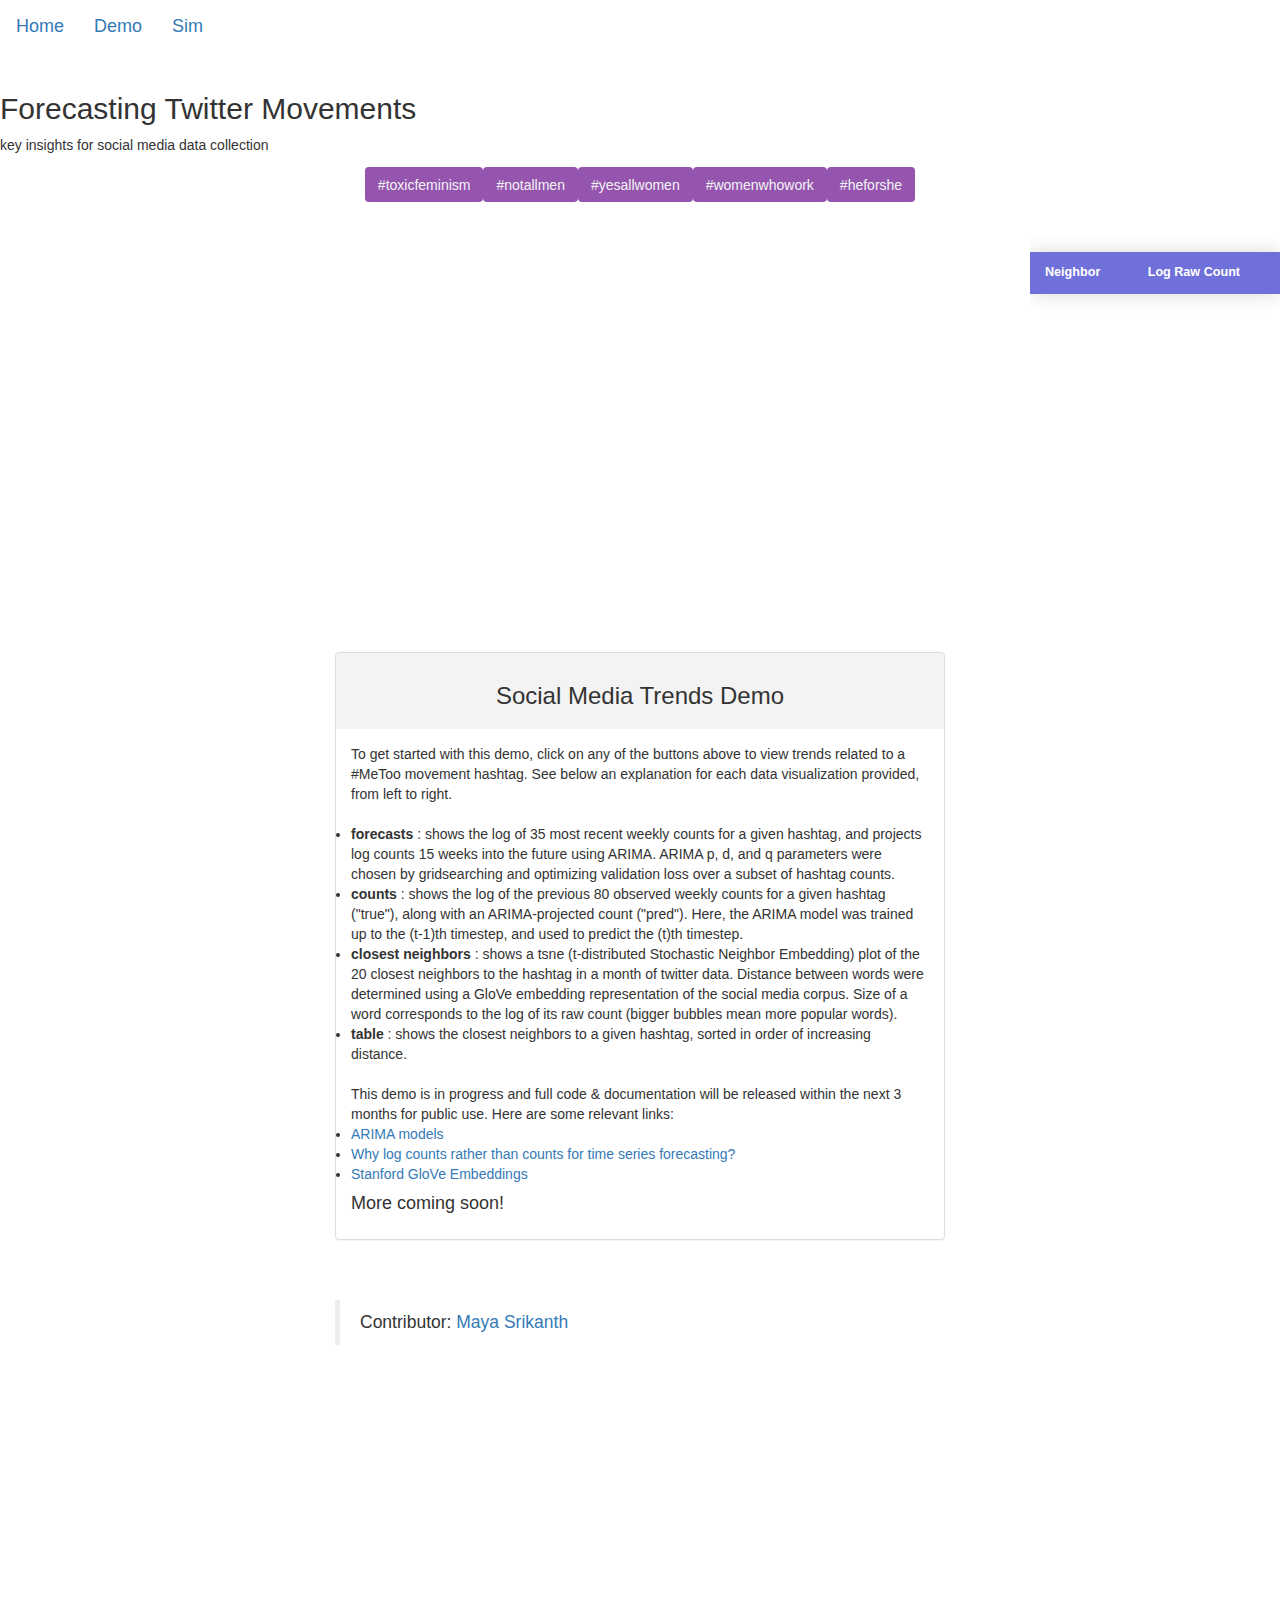
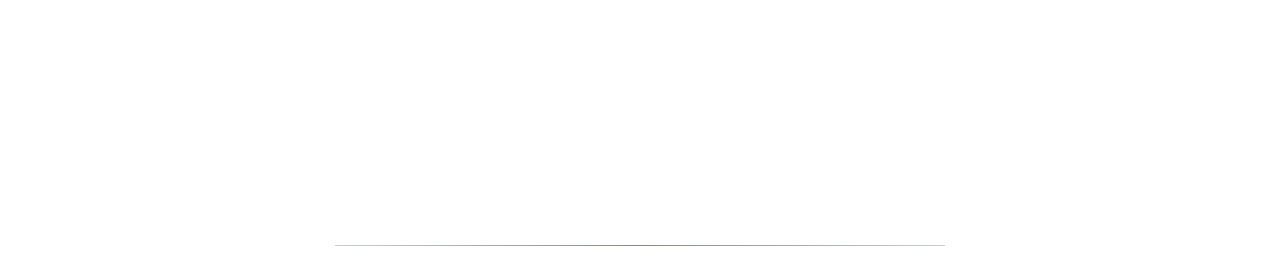
<file: index.html>
<!DOCTYPE html>
<html>
<head>
    <meta charset="utf-8">
    <title>Dynamic Keyword Monitor</title>
    <!-- including ECharts file -->
    <script src="incubator-echarts-5.0.0-rc.3/dist/echarts.js"></script>
    <script src="papaparse.min.js"></script>
    <script src="require.js"></script>
    <link rel="stylesheet" href="style.css">

    <!-- INCLUDING BOOSTRAP. Latest compiled and minified CSS -->
    
<link rel="stylesheet" href="https://maxcdn.bootstrapcdn.com/bootstrap/3.4.1/css/bootstrap.min.css">
<!-- jQuery library -->
<script src="https://ajax.googleapis.com/ajax/libs/jquery/3.5.1/jquery.min.js"></script>
<!-- Latest compiled JavaScript -->
<script src="https://maxcdn.bootstrapcdn.com/bootstrap/3.4.1/js/bootstrap.min.js"></script>



    <!-- Including JQuery and plotting.js right below closing of body.. -->
    <!-- <script src="plotting.js"> </script> --> 

</head>


<!--  https://www.papaparse.com/#remote-files --> 
<body>
    <!-- Navigation bar for various experiments. -->
    <ul class="nav justify-content-center">
  <nav class="navbar navbar-light bg-light ">
  <a class="navbar-brand" href="home.html">Home</a>
  <a class="navbar-brand" href="#">Demo</a>
  <a class="navbar-brand" href="experiment.html">Sim</a>
    </nav>
   </ul>




    <div class='header; display-1;'> 
      <h2>Forecasting Twitter Movements</h2>
      <p>key insights for social media data collection</p>
    </div>
     <p align='center'>
      <!-- Adding Table -->
        <table align="center" id="foo">
        <tbody>
        <tr>
            <!-- Use these to toggle between graphs. -->
              <!-- OLD VERSION: <th> <button onclick="cosineDistanceTable(); loaddata2(); " class="my-custom-button btn"> #toxicfeminism </button> </th> -->

              <th> <button onclick="selectKeyword('toxicfeminism'); " class="my-custom-button btn"> #toxicfeminism </button> </th>
              <th> <button onclick="test(); selectKeyword('notallmen');" class="my-custom-button btn"> #notallmen </button> </th>
              <th> <button onclick="selectKeyword('yesallwomen')" class="my-custom-button btn"> #yesallwomen </button> </th>
              <th> <button onclick="selectKeyword('womenwhowork')" class="my-custom-button btn"> #womenwhowork </button> </th>
              <th> <button onclick="selectKeyword('heforshe')" class="my-custom-button btn"> #heforshe </button> </th>
              <!--<th> <button onclick="cosineDistanceTable()" class="my-custom-button btn"> Load Table </button> </th>-->
        </tr>
        </tbody>
 </table>

    <div class="flex-container" style="padding-top: 25px;">
    <!--<div id="pred1" class="flex-child" style="width: 600px;height:400px;"></div>-->
    <!-- width: 500px;height:400px; --> 
    <div id="all1" class="flex-child" style="padding-left:20px; min-width:25%;"> </div>
    <div id="pred1" class="flex-child" style="padding-left:10px; min-width: 28%;"> </div>

    <div id="tsne" class="flex-child" style="padding-left:20px; min-width: 25%;"> </div>

      <div  style="width:250px; height:400px; padding-right:20px; flex; overflow-y: scroll;">
        

        <table class="styled-table" id="cosine-table">
        <thead>
               <tr>
                    <th>Neighbor</th>
                    <th>Log Raw Count</th>
                   <!-- <th> Corpus Frequency </th> -->
                </tr>
        </thead>
        <tbody id="cosine-table-body"> <!-- Dynamic table. -->
           <!--<tr>
                    <td>#feminismismanhating</td>
                    <td>0.2984</td>
            </tr>
            <tr class="active-row">
                    <td>#feminismisawful</td>
                    <td>0.355857</td>
            </tr>
            <tr>
                    <td>#sjwlogic</td>
                    <td>0.508122</td>
            </tr>
            <tr>
                    <td>whiners</td>
                    <td>0.4963</td>
            </tr>
            <tr>
                <td>#idosabotage</td>
                <td>0.4972</td>

            </tr>
            <tr>
                    <td>erotica</td>
                    <td>0.4987</td>
            </tr> -->
                <!-- and so on... -->
             </tbody> 
        </table>
      </div> 
    </div>


<div class="flex-container" style="padding-top: 25px;">
    <!-- Add styled description pane. -->
</div>

<style>
.panel-default>.panel-heading-custom {
    color: #333;
    background: #f3f3f3;
    opacity: 1;
    border-color: #ddd;
    text-align: center;
 }
</style>

<div class="container col-md-6 col-md-offset-3">
<div class="panel-group">
     <div class="panel panel-default">

        <div class="panel-heading-custom panel-heading heading "> <h3> Social Media Trends Demo</h3> </div>
        <div class="panel-body panel-info">
             To get started with this demo, click on any of the buttons above to view trends related to a #MeToo movement hashtag. See below an explanation for each data visualization provided, from left to right. 
            <div>
                <br>
            </div>

            <li> <strong> forecasts </strong>: shows the log of 35 most recent weekly counts for a given hashtag, and projects log counts 15 weeks into the future using ARIMA. ARIMA p, d, and q parameters were chosen by gridsearching and optimizing validation loss over a subset of hashtag counts. </li>
            <li> <strong> counts </strong>: shows the log of the previous 80 observed weekly counts for a given hashtag ("true"), along with an ARIMA-projected count ("pred"). Here, the ARIMA model was trained up to the (t-1)th timestep, and used to predict the (t)th timestep. </li>
            <li> <strong> closest neighbors </strong>: shows a tsne (t-distributed Stochastic Neighbor Embedding) plot of the 20 closest neighbors to the hashtag in a month of twitter data. Distance between words were determined using a GloVe embedding representation of the social media corpus. Size of a word corresponds to the log of its raw count (bigger bubbles mean more popular words). </li>
            <li> <strong> table </strong>: shows the closest neighbors to a given hashtag, sorted in order of increasing distance.</li>

              <div>
                <br>
            </div>

           This demo is in progress and full code & documentation will be released within the next 3 months for public use. Here are some relevant links: 
                <li > <a href="https://otexts.com/fpp2/arima.html"> ARIMA models </a> </li>
                <li> <a href="https://link.springer.com/article/10.1007/s00181-010-0440-1"> Why log counts rather than counts for time series forecasting?  </a></li>
                <li> <a href="https://nlp.stanford.edu/projects/glove/"> Stanford GloVe Embeddings </a></li>
            </li>

            <h4> More coming soon! </h2>

        </div>

     </div>
</div>
    

<div>
    <br>
    <br>
</div>


    <figure>
  <blockquote cite="https://developer.mozilla.org/samples/html/figure.html">
   Contributor: <a href="https://mayasrikanth.github.io"> Maya Srikanth </a>
    
  </blockquote>
  
</figure>


        <!-- Adding extra space at end of webpage. -->
    <div>
        <br>
        <br>
        <br>
    </div>
 
  
    <div id="tsneplot" style="width: 600px;height:400px; padding-left:20px;"></div>

    <hr class='hr-style-one'>



    <figure>
  

    <script src="https://ajax.googleapis.com/ajax/libs/jquery/3.1.0/jquery.min.js"></script>
    <script src="plotting.js"></script>
    <script type="text/javascript">
        
        /* Each keyword has an associated button. Each button has an associated boolean flag. If the boolean flag is false, we know the button has not been pressed, which implies that data has not been loaded. Accordingly, we use papaparse in appropriate button function to set data variables in plotting.js, before calling the function to load charts. 

        If the boolean flag is true, we know we have already loaded data. So, we simply assign the correct array and call the chart loading function in plotting.js. 
        */

        //Hardcoding button press bools
        var yesallwomen = false; 
        var womenwhowork = false;
        var toxicfeminism = false; 
        var notallmen = false;
        var heforshe = false; 

        var homepath = "https://raw.githubusercontent.com/mayasrikanth/mayasrikanth.github.io/master/data/";;
        var currkeyword = 'toxicfeminism';

        var suff1 = '_forecast.csv';
        var suff2 = '_observations.csv';
        var suff3 = '_tsne.csv';

        function test(){
            console.log('hi');
        }

        // IF a button was pressed
        function selectKeyword(keyword){
            loaddata2(); // initialize charts if they aren't there. 

            if (keyword === 'yesallwomen'){
                currkeyword = 'yesallwomen';
                var fname1 = currkeyword.concat(suff1);
                var fname2 = currkeyword.concat(suff2);
                var fname3 = currkeyword.concat(suff3);


                // loading all data and populating charts. 
                parseCSVGraph1(homepath.concat(fname1), currkeyword); 
                parseCSVGraph2(homepath.concat(fname2), currkeyword); 
                parseCSVGraph3(homepath.concat(fname3), currkeyword); 
            }
            else if (keyword === 'womenwhowork' ) {
                currkeyword = 'womenwhowork';
                var fname1 = currkeyword.concat(suff1);
                var fname2 = currkeyword.concat(suff2);
                var fname3 = currkeyword.concat(suff3);

                // loading all data and populating charts. 
                parseCSVGraph1(homepath.concat(fname1), currkeyword); 
                parseCSVGraph2(homepath.concat(fname2), currkeyword); 
                parseCSVGraph3(homepath.concat(fname3), currkeyword); 
            }
            else if (keyword === 'toxicfeminism') {
                // let's just load regardless to begin with. 
                currkeyword = 'toxicfeminism';
                 var fname1 = currkeyword.concat(suff1);
                var fname2 = currkeyword.concat(suff2);
                var fname3 = currkeyword.concat(suff3);


                // loading all data and populating charts. 
                parseCSVGraph1(homepath.concat(fname1), currkeyword); 
                parseCSVGraph2(homepath.concat(fname2), currkeyword); 
                parseCSVGraph3(homepath.concat(fname3), currkeyword); 

            }
            else if (keyword === 'notallmen') {
                console.log("made it into if statement.");
                currkeyword = 'notallmen';
        
                var fname1 = currkeyword.concat(suff1);
                var fname2 = currkeyword.concat(suff2);
                var fname3 = currkeyword.concat(suff3);

                // loading all data and populating charts. 
                parseCSVGraph1(homepath.concat(fname1), currkeyword); 
                parseCSVGraph2(homepath.concat(fname2), currkeyword); 
                parseCSVGraph3(homepath.concat(fname3), currkeyword); 

            }
            else if (keyword === 'heforshe') {
                currkeyword = 'heforshe';
                var fname1 = currkeyword.concat(suff1);
                var fname2 = currkeyword.concat(suff2);
                var fname3 = currkeyword.concat(suff3);


                // loading all data and populating charts. 
                parseCSVGraph1(homepath.concat(fname1), currkeyword); 
                parseCSVGraph2(homepath.concat(fname2), currkeyword); 
                parseCSVGraph3(homepath.concat(fname3), currkeyword); 

            }
        }


    // Function to load data on demand from .csv file and populate graph 1. 
    function parseCSVGraph1(path, hash_name) {
        Papa.parse(path, {
              download: true,
              header: true,
              dynamicTyping: true, 
              complete: function(results) {
                var res = results.data; 
                console.log("Graph1 data preview: ");
                console.log(res[0]);

                var freq = [];
                var conf_low = [];
                var conf_area = [];

                for (var i = 0; i < res.length; i++) {
                    freq.push(res[i].freq);
                    conf_low.push(res[i].conf_low);
                    conf_area.push(res[i].conf_area);
                }
                // fn. signature: function loadGraph1(forecasts, conf_low, conf_area, hash_name)
                loadGraph1(freq, conf_low, conf_area, hash_name);

              }
        });
    }
        
    function parseCSVGraph2(path, hash_name) {
        Papa.parse(path, {
              download: true,
              header: true,
              dynamicTyping: true, 
              complete: function(results) {
                var res = results.data; 

                console.log("Graph2 data preview: ");
                console.log(res[0]);

                var data_true = [];
                var data_pred = [];

                for (var i = 0; i < res.length; i++) {
                    
                    data_true.push(res[i].True);
                    data_pred.push(res[i].Pred);
                }

                // fn. signature: loadGraph2(data_true, data_pred, hash_name)
                loadGraph2(data_true, data_pred, hash_name);
              }
        });
    }

    function parseCSVGraph3(path, hash_name) {
        Papa.parse(path, {
              download: true,
              header: true,
              dynamicTyping: true, 
              complete: function(results) {
                var res = results.data; 

                // LOAD CLOSEST NEIGHBORS TABLE. 
                var words_arr = [];
                var freq_arr = [];

                
                for (var i=1; i < res.length; i++) {
                    words_arr.push(res[i].Labels);
                    freq_arr.push(res[i].Sizes);

                }
                // fn. signature: loadTableDynamic(word_arr, freq_arr)
                loadTableDynamic(words_arr, freq_arr);

                // LOAD TSNE PLOT. 
                var target_data = [];
                var neighbors_data = [];

                // loading target data. 
                var arr = [];
                arr.push(res[0].Xcoords);
                arr.push(res[0].Ycoords);
                arr.push(res[0].Labels);
                arr.push(res[0].Sizes);
                target_data.push(arr); 


                // loading neighbor data. 
                for(var i=1; i < res.length-1; i ++) {
                    var arr = [];
                    arr.push(res[i].Xcoords);
                    arr.push(res[i].Ycoords);
                    arr.push(res[i].Labels);
                    arr.push(res[i].Sizes);
                    neighbors_data.push(arr);
                    console.log(res[i].Labels);
                }
                console.log("printing neighbors_data");
                console.log(neighbors_data);
                // fn. signature: loadGraph3(target_data, neighbors_data)
                loadGraph3(target_data, neighbors_data, hash_name);
         }     
        });
    
    }


        // Next step: write a backend script that (1) updates data .csv for frequency forecast. 
        // (2) updates cosine information. Try updating data file via that script. 

        // Add description pane to website and load onto github. 



    /*var dataURL = "https://raw.githubusercontent.com/mayasrikanth/mayasrikanth.github.io/main/data/website-data.csv";

    let res; 

        var myRows = [];
        const csvData = Papa.parse(dataURL, {
              download: true,
              header: true,
              dynamicTyping: true, 


             // step: function(row) {
                //console.log("Row:", row.data);
               // myRows.push(row.data);

             //}, //for some reason, github does not allow stepping thru data. 
              complete: function(results) {
                res = results.data;
                practice = results.data; // 'practice' is a var declared in plotting.js. 
                console.log("ATTEMPT 1");
                console.log(practice);
                return res;
              }
            });


        // data loads asynchronously. we will load data and set variables in the complete 
        // function above. 
        setTimeout(()=> {
          console.log(res[0]);
          console.log(res[0].True);
        }, 5000);


    // let's try loading data again. 
     const csvData1 = Papa.parse(dataURL, {
              download: true,
              header: true,
              dynamicTyping: true, 
              complete: function(results) {
                practice1 = results.data; // 'practice' is a var declared in plotting.js. 
                console.log("ATTEMPT 2");
                console.log(practice1);

              }
     }); */

</script> 


</body>
</html>
</file>
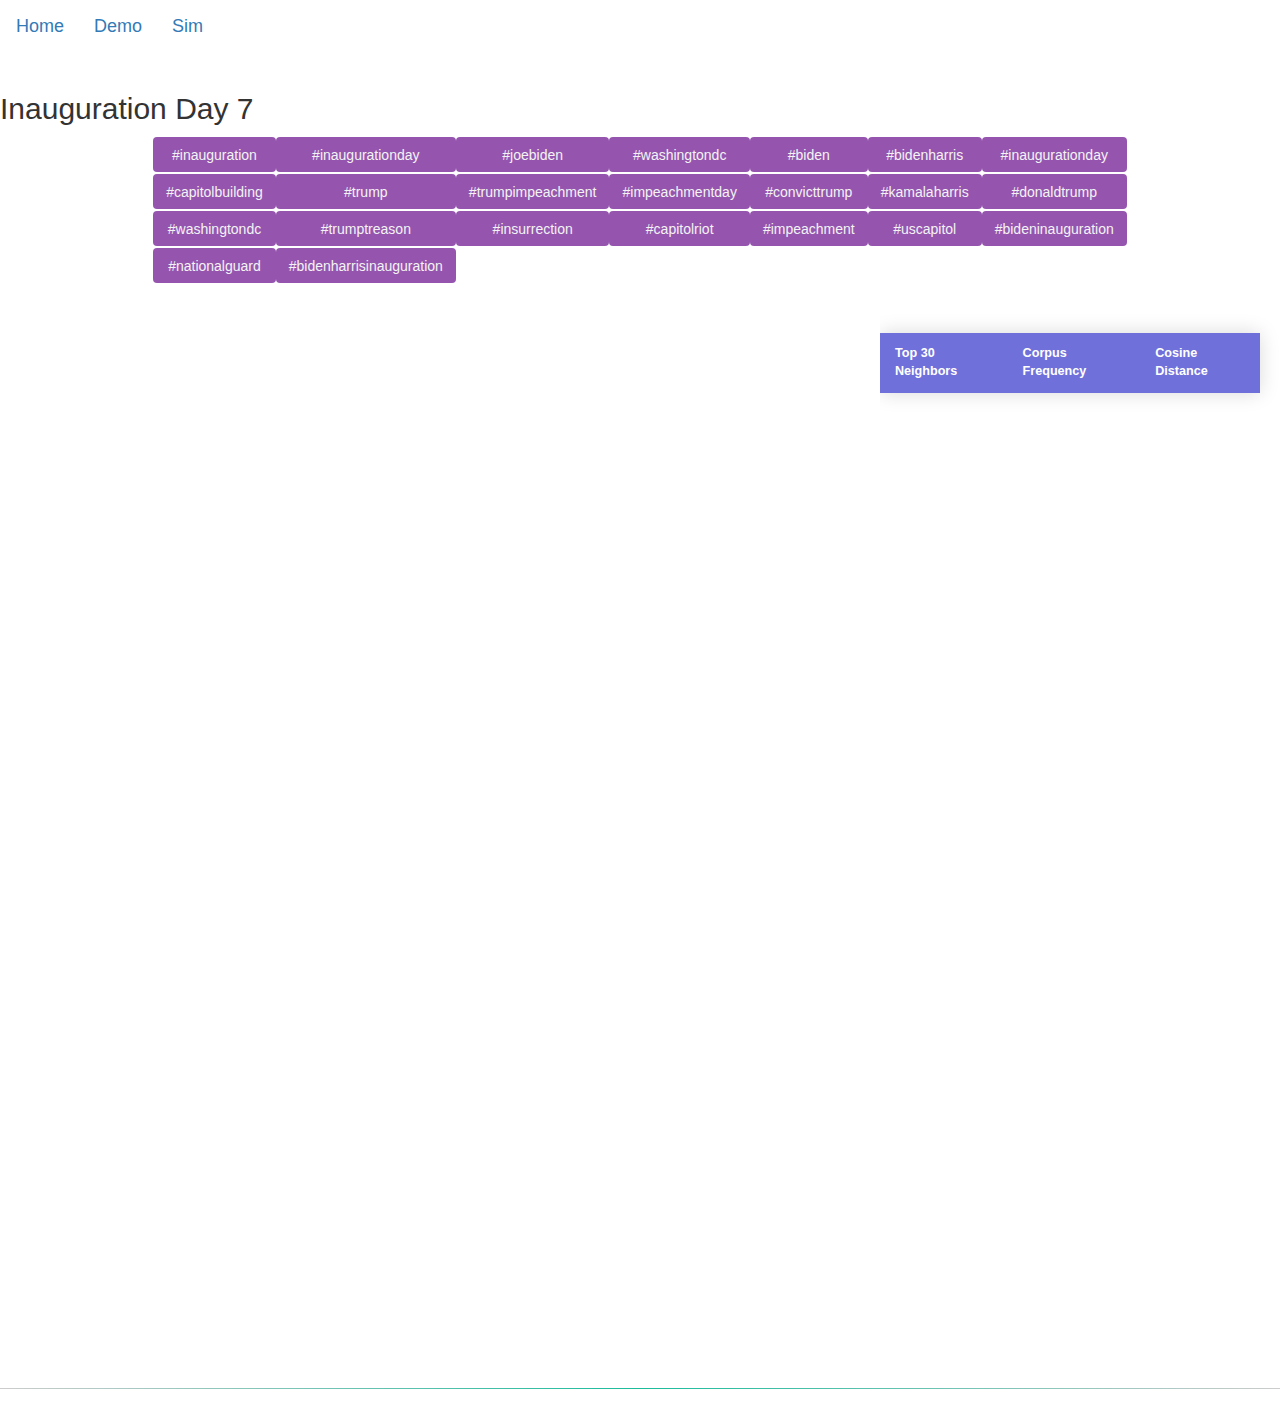
<file: experiment.html>
<!DOCTYPE html>
<html>
<head>
    <meta charset="utf-8">
    <title>Experiments</title>
    <!-- including ECharts file -->
    <script src="incubator-echarts-5.0.0-rc.3/dist/echarts.js"></script>
    <script src="papaparse.min.js"></script>
    <script src="require.js"></script>
    <link rel="stylesheet" href="style.css">

    <!-- INCLUDING BOOSTRAP. Latest compiled and minified CSS -->
    
<link rel="stylesheet" href="https://maxcdn.bootstrapcdn.com/bootstrap/3.4.1/css/bootstrap.min.css">
<!-- jQuery library -->
<script src="https://ajax.googleapis.com/ajax/libs/jquery/3.5.1/jquery.min.js"></script>
<!-- Latest compiled JavaScript -->
<script src="https://maxcdn.bootstrapcdn.com/bootstrap/3.4.1/js/bootstrap.min.js"></script>
    <!-- Including JQuery and plotting.js right below closing of body.. -->
    <!-- <script src="plotting.js"> </script> --> 

</head>


<!--  https://www.papaparse.com/#remote-files --> 
<body>
       <!-- Navigation bar for various experiments. -->
    <ul class="nav justify-content-center">
  <nav class="navbar navbar-light bg-light ">
  <a class="navbar-brand" href="home.html">Home</a>
  <a class="navbar-brand" href="index.html">Demo</a>
  <a class="navbar-brand" href="#">Sim</a>
  
    </nav>
   </ul>

    <div class='header; display-1'> 
      <h2>Inauguration Day 7</h2>
      
    </div>
     <p align='center'>
      <!-- Adding Table -->
        <table align="center" id="foo">
        <tbody>
        <tr>
            <!-- Use these to toggle between graphs. -->
              <!-- OLD VERSION: <th> <button onclick="cosineDistanceTable(); loaddata2(); " class="my-custom-button btn"> #toxicfeminism </button> </th> -->

              <th> <button onclick="selectKeyword('#inauguration'); " class="my-custom-button btn"> #inauguration </button> </th>
              <th> <button onclick="selectKeyword('#inaugurationday'); " class="my-custom-button btn"> #inaugurationday </button> </th>
              <!--<th> <button onclick="selectKeyword('safe'); " class="my-custom-button btn"> safe </button> </th>-->
             <th> <button onclick="test(); selectKeyword('#joebiden');" class="my-custom-button btn"> #joebiden </button> </th>
             <th> <button onclick="test(); selectKeyword('#washingtondc');" class="my-custom-button btn"> #washingtondc </button> </th>
              <th> <button onclick="test(); selectKeyword('#biden');" class="my-custom-button btn"> #biden </button> </th>
              <th> <button onclick="test(); selectKeyword('#bidenharris');" class="my-custom-button btn"> #bidenharris </button> </th>
              <th> <button onclick="test(); selectKeyword('#inaugurationday');" class="my-custom-button btn"> #inaugurationday </button> </th>
              
            
              
              <!--<th> <button onclick="test(); selectKeyword('biden');" class="my-custom-button btn"> biden </button> </th>-->
              
              <!--<th> <button onclick="cosineDistanceTable()" class="my-custom-button btn"> Load Table </button> </th>-->
        </tr>

        <tr>
             <!--<th> <button onclick="test(); selectKeyword('#washington');" class="my-custom-button btn"> #washington </button> </th>-->
            
             <th> <button onclick="test(); selectKeyword('#capitolbuilding');" class="my-custom-button btn"> #capitolbuilding </button> </th>
             <th> <button onclick="test(); selectKeyword('#trump');" class="my-custom-button btn"> #trump </button> </th>

           <th> <button onclick="test(); selectKeyword('#trumpimpeachment');" class="my-custom-button btn"> #trumpimpeachment</button> </th>
           <th> <button onclick="test(); selectKeyword('#impeachmentday');" class="my-custom-button btn"> #impeachmentday</button> </th>
            <th> <button onclick="test(); selectKeyword('#convicttrump');" class="my-custom-button btn"> #convicttrump </button> </th>
            <th> <button onclick="test(); selectKeyword('#kamalaharris');" class="my-custom-button btn"> #kamalaharris </button> </th>
          <th> <button onclick="test(); selectKeyword('#donaldtrump');" class="my-custom-button btn"> #donaldtrump </button> </th>
       
            <!-- <th> <button onclick="test(); selectKeyword('#datasecurity');" class="my-custom-button btn"> #datasecurity</button> </th>-->
            <!--   <th> <button onclick="test(); selectKeyword('#databreach');" class="my-custom-button btn"> #databreach</button> </th>
              <th> <button onclick="test(); selectKeyword('#privacy');" class="my-custom-button btn"> #privacy</button> </th>-->
        </tr>
        <tr>
              <th> <button onclick="test(); selectKeyword('#washingtondc');" class="my-custom-button btn"> #washingtondc </button> </th>

              <th> <button onclick="test(); selectKeyword('#trumptreason');" class="my-custom-button btn"> #trumptreason </button> </th>
              <th> <button onclick="test(); selectKeyword('#insurrection');" class="my-custom-button btn"> #insurrection </button> </th>
              <th> <button onclick="test(); selectKeyword('#capitolriot');" class="my-custom-button btn"> #capitolriot </button> </th>
               <th> <button onclick="test(); selectKeyword('#impeachment');" class="my-custom-button btn"> #impeachment </button> </th>
             <th> <button onclick="test(); selectKeyword('#uscapitol');" class="my-custom-button btn"> #uscapitol </button> </th>
              <th> <button onclick="test(); selectKeyword('#bideninauguration');" class="my-custom-button btn"> #bideninauguration </button> </th>  
        </tr>
        <tr>
             <th> <button onclick="test(); selectKeyword('#nationalguard');" class="my-custom-button btn"> #nationalguard </button> </th>
             <th> <button onclick="test(); selectKeyword('#bidenharrisinauguration');" class="my-custom-button btn"> #bidenharrisinauguration </button> </th>
        </tr>
        </tbody>
 </table>

<div class="flex-container" style="padding-top: 25px;">

    <div id="tsne" class="flex-child" style="padding-left:20px; min-width: 50%;"> </div>

<!--<div class="flex-container" style="padding-top: 25px;">-->
    <!-- Adding table. -->

      <div  style="width:400px; height:500px; padding-right:20px; flex; overflow-y: scroll;">
        <table class="styled-table" id="cosine-table" style='padding-right:100px'>
        <thead>
               <tr>
                    <th>Top 30 Neighbors</th>
                    <th>Corpus Frequency</th>
                    <th>Cosine Distance</th>
                   <!-- <th> Corpus Frequency </th> -->
                </tr>
        </thead>
        <tbody id="cosine-table-body"> <!-- Dynamic table. -->

             </tbody> 
        </table>
      </div> 
</div>
       <!-- Adding extra space at end of webpage. -->

    <div id="pred1" class="flex-child" style="padding-left:10px; min-width: 0%;"> </div>

    <div id="all1" class="flex-child" style="padding-left:20px; min-width:20%;"> </div>

    <div>
        <br>
        <br>
        <br>
    </div>


<style>
.panel-default>.panel-heading-custom {
    color: #333;
    background: #f3f3f3;
    opacity: 1;
    border-color: #ddd;
    text-align: center;
 }
</style>

<div class="container col-md-6 col-md-offset-3">
</div>
    

<div>
    <br>
    <br>
</div>

   <!-- <figure>
  <blockquote cite="https://developer.mozilla.org/samples/html/figure.html">
   Contributor: <a href="https://mayasrikanth.github.io"> Maya Srikanth </a>
  </blockquote>-->
  
</figure>

    <div>
        <br>
        <br>
        <br>
    </div>
 
  
    <div id="tsneplot" style="width: 600px;height:400px; padding-left:20px;"></div>

    <hr class='hr-style-one'>

    <figure>
  

    <script src="https://ajax.googleapis.com/ajax/libs/jquery/3.1.0/jquery.min.js"></script>
    <script src="customdata.js"></script>
    <script type="text/javascript">

        var homepath = "https://raw.githubusercontent.com/mayasrikanth/mayasrikanth.github.io/master/data/";

        //"https://raw.githubusercontent.com/mayasrikanth/mayasrikanth.github.io/main/data/";
        var currkeyword = 'toxicfeminism';

        var day = '7'; // change depending on simulation date!

        var suff1 = '_forecast';
        var suff2 = '_observations';
        var suff3 = '_tsne';

        suff1 = suff1.concat(day);
        suff2 = suff2.concat(day);
        suff3 = suff3.concat(day);

        var csv_suff = '.csv';

        suff1 = suff1.concat(csv_suff);
        suff2 = suff2.concat(csv_suff);
        suff3 = suff3.concat(csv_suff);

        function test(){
            console.log('hi');
        }

        // IF a button was pressed
        function selectKeyword(keyword){
            loaddata2(); // initialize charts if they aren't there. 

            if (keyword.indexOf('#') > -1) // remove hash symbol to enable data pulling
            {
              keyword = keyword.slice(1);
            }
            //alert(keyword);

            currkeyword = keyword; 
            var fname1 = currkeyword.concat(suff1);
            var fname2 = currkeyword.concat(suff2);
            var fname3 = currkeyword.concat(suff3);
            //alert(fname3);

            // loading all data and populating charts. 
            //parseCSVGraph1(homepath.concat(fname1), currkeyword); 
            //parseCSVGraph2(homepath.concat(fname2), currkeyword); 
            parseCSVGraph3(homepath.concat(fname3), currkeyword); 
    
        }


    // Function to load data on demand from .csv file and populate graph 1. 
    function parseCSVGraph1(path, hash_name) {
        Papa.parse(path, {
              download: true,
              header: true,
              dynamicTyping: true, 
              complete: function(results) {
                var res = results.data; 
                console.log("Graph1 data preview: ");
                console.log(res[0]);

                var freq = [];
                var conf_low = [];
                var conf_area = [];

                for (var i = 0; i < res.length; i++) {
                    freq.push(res[i].freq);
                    conf_low.push(res[i].conf_low);
                    conf_area.push(res[i].conf_area);
                }
                // fn. signature: function loadGraph1(forecasts, conf_low, conf_area, hash_name)
                loadGraph1(freq, conf_low, conf_area, hash_name);

              }
        });
    }
        
    function parseCSVGraph2(path, hash_name) {
        Papa.parse(path, {
              download: true,
              header: true,
              dynamicTyping: true, 
              complete: function(results) {
                var res = results.data; 

                console.log("Graph2 data preview: ");
                console.log(res[0]);

                var data_true = [];
                var data_pred = [];

                for (var i = 0; i < res.length; i++) {
                    
                    data_true.push(res[i].True);
                    data_pred.push(res[i].Pred);
                }

                // fn. signature: loadGraph2(data_true, data_pred, hash_name)
                loadGraph2(data_true, data_pred, hash_name);
              }
        });
    }

    function parseCSVGraph3(path, hash_name) {
        Papa.parse(path, {
              download: true,
              header: true,
              dynamicTyping: true, 
              complete: function(results) {
                var res = results.data; 

                // LOAD CLOSEST NEIGHBORS TABLE. 
                var words_arr = [];
                var freq_arr = [];
                var cos_dist = [];

                
                for (var i=0; i < res.length; i++) {
                    words_arr.push(res[i].Labels);
                    freq_arr.push(res[i].Freq); // raw counts 
                    cos_dist.push(res[i].CosineDist);

                }
                // fn. signature: loadTableDynamic(word_arr, freq_arr)
                loadTableDynamic(words_arr, cos_dist, freq_arr);

                // LOAD TSNE PLOT. 
                var target_data = [];
                var neighbors_data = [];

                // loading target data. 
                var arr = [];
                arr.push(res[0].Xcoords);
                arr.push(res[0].Ycoords);
                arr.push(res[0].Labels);
                arr.push(res[0].Sizes);
                target_data.push(arr); 


                // loading neighbor data. 
                for(var i=0; i < res.length-1; i ++) {
                    var arr = [];
                    arr.push(res[i].Xcoords);
                    arr.push(res[i].Ycoords);
                    arr.push(res[i].Labels);
                    arr.push(res[i].Sizes);
                    neighbors_data.push(arr);
                    console.log(res[i].Labels);
                }
                console.log("printing neighbors_data");
                console.log(neighbors_data);
                // fn. signature: loadGraph3(target_data, neighbors_data)
                loadGraph3(target_data, neighbors_data, hash_name);
         }     
        });
    
    }



</script> 


</body>
</html>
</file>
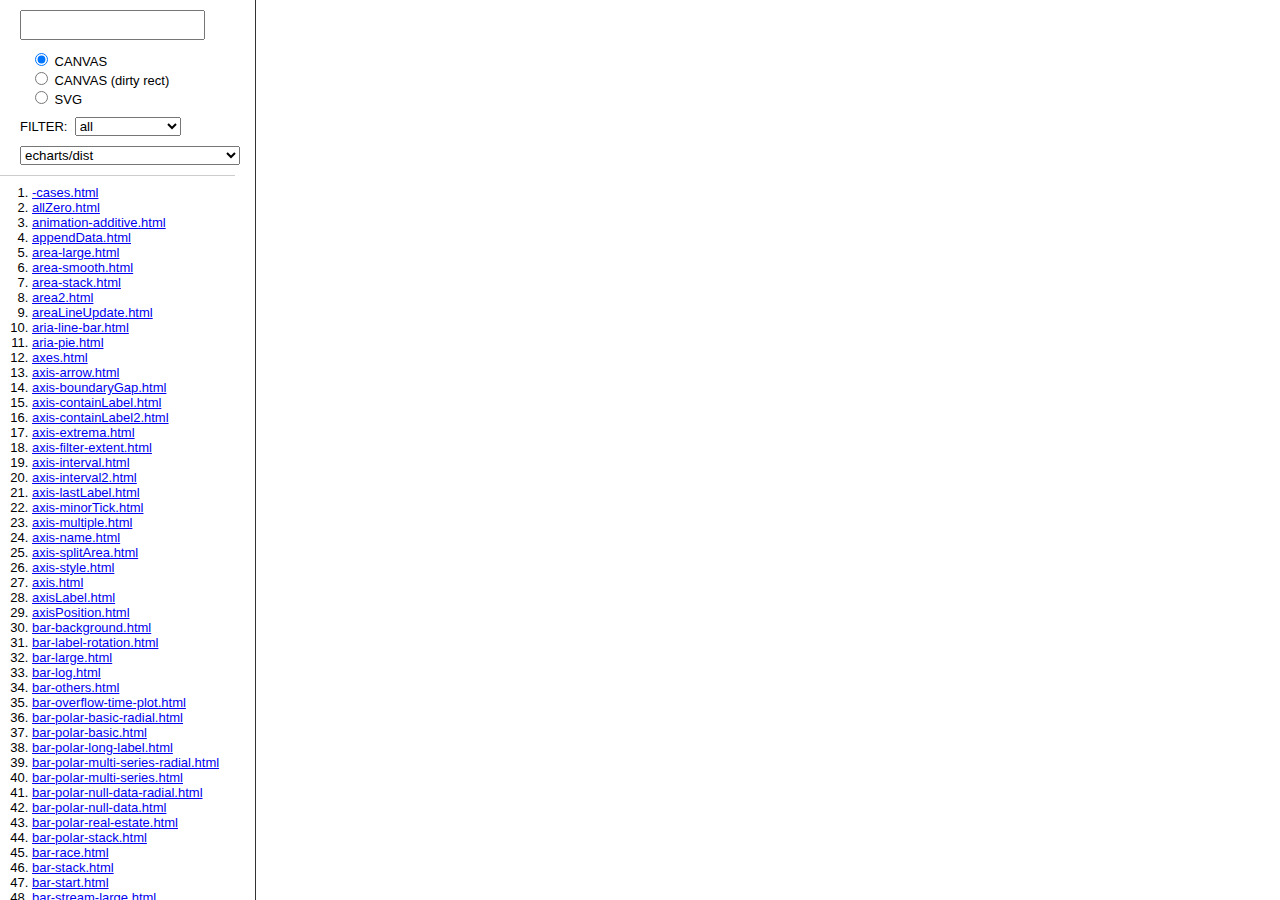
<file: incubator-echarts-5.0.0-rc.3/test/-cases.html>
<!DOCTYPE html>
<!--
Licensed to the Apache Software Foundation (ASF) under one
or more contributor license agreements.  See the NOTICE file
distributed with this work for additional information
regarding copyright ownership.  The ASF licenses this file
to you under the Apache License, Version 2.0 (the
"License"); you may not use this file except in compliance
with the License.  You may obtain a copy of the License at

   http://www.apache.org/licenses/LICENSE-2.0

Unless required by applicable law or agreed to in writing,
software distributed under the License is distributed on an
"AS IS" BASIS, WITHOUT WARRANTIES OR CONDITIONS OF ANY
KIND, either express or implied.  See the License for the
specific language governing permissions and limitations
under the License.
-->


<html>
    <head>
        <meta charset="utf-8">
        <meta name="viewport" content="width=device-width, initial-scale=1" />
        <title>echarts cases</title>
        <script src="lib/jquery.min.js"></script>
        <script src="lib/testHelper.js"></script>
        <script src="lib/caseFrame.js"></script>
        <link rel="stylesheet" href="lib/reset.css">
        <link rel="stylesheet" href="lib/caseFrame.css">
    </head>
    <body>
        <div id="main"></div>
        <script src="-cases.js"></script>
    </body>
</html>
</file>
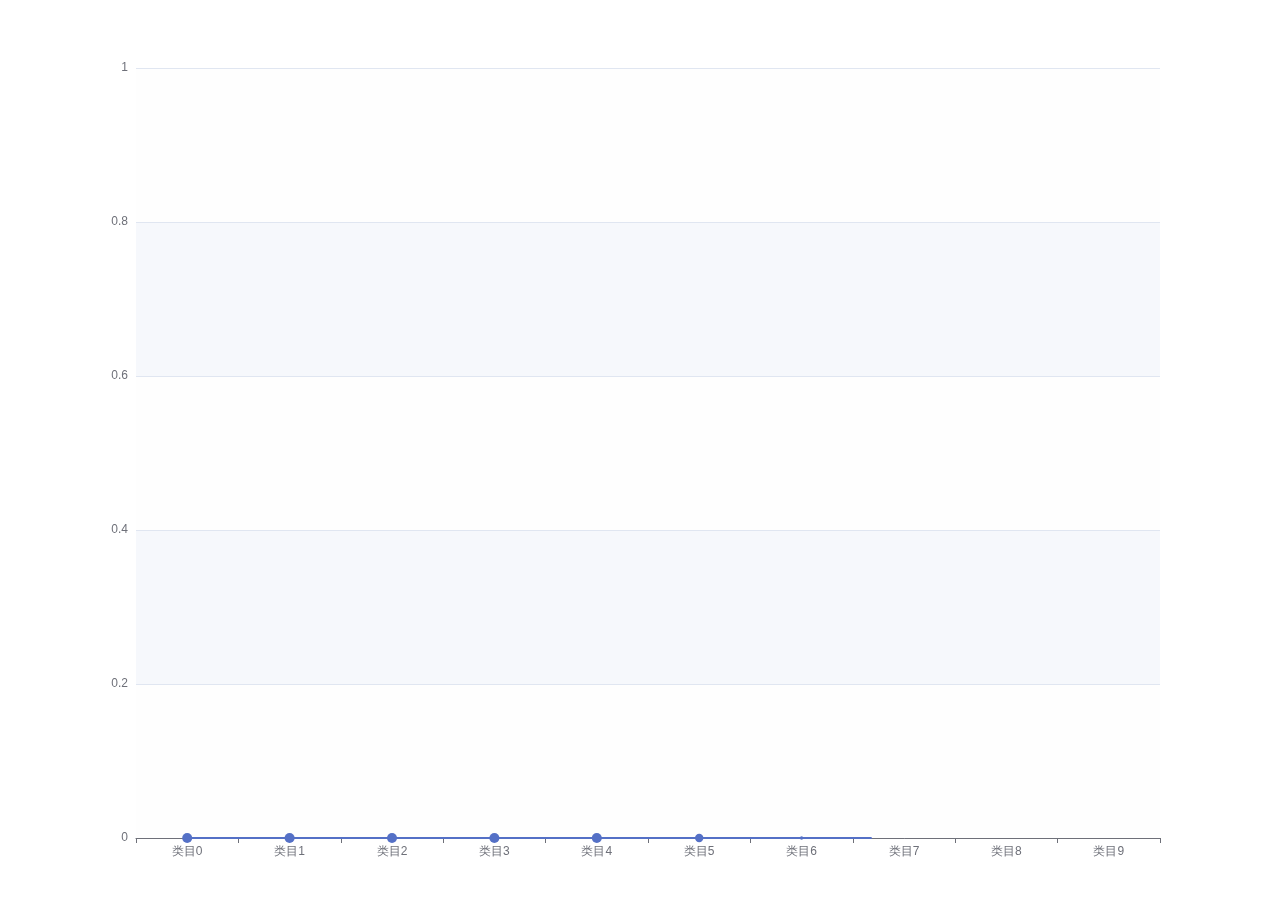
<file: incubator-echarts-5.0.0-rc.3/test/allZero.html>
<!--
Licensed to the Apache Software Foundation (ASF) under one
or more contributor license agreements.  See the NOTICE file
distributed with this work for additional information
regarding copyright ownership.  The ASF licenses this file
to you under the Apache License, Version 2.0 (the
"License"); you may not use this file except in compliance
with the License.  You may obtain a copy of the License at

   http://www.apache.org/licenses/LICENSE-2.0

Unless required by applicable law or agreed to in writing,
software distributed under the License is distributed on an
"AS IS" BASIS, WITHOUT WARRANTIES OR CONDITIONS OF ANY
KIND, either express or implied.  See the License for the
specific language governing permissions and limitations
under the License.
-->

<html>
    <head>
        <meta charset="utf-8">
        <meta name="viewport" content="width=device-width, initial-scale=1" />
        <script src="lib/esl.js"></script>
        <script src="lib/config.js"></script>
        <script src="lib/facePrint.js"></script>
    </head>
    <body>
        <style>
            html, body, #main {
                width: 100%;
                height: 100%;
            }
        </style>
        <div id="info"></div>
        <div id="main"></div>
        <script>

            require([
                'echarts'
                // 'echarts/chart/line',
                // 'echarts/component/legend',
                // 'echarts/component/grid',
                // 'echarts/component/tooltip',
                // 'echarts/component/dataZoomInside'
            ], function (echarts) {

                var chart = echarts.init(document.getElementById('main'));

                var xAxisData = [];
                var data = [];

                for (var i = 0; i < 10; i++) {
                    xAxisData.push('类目' + i);
                    data.push(0);
                }
                chart.setOption({
                    tooltip: {
                        trigger: 'axis',
                        axisPointer: {
                            type: 'line'
                        }
                    },
                    xAxis: {
                        data: xAxisData
                    },
                    yAxis: {
                        splitArea: {
                            show: true
                        }
                    },
                    series: [{
                        name: 'line',
                        type: 'line',
                        symbol: 'circle',
                        symbolSize: 10,
                        data: data
                    }]
                });
            });

        </script>
    </body>
</html>
</file>
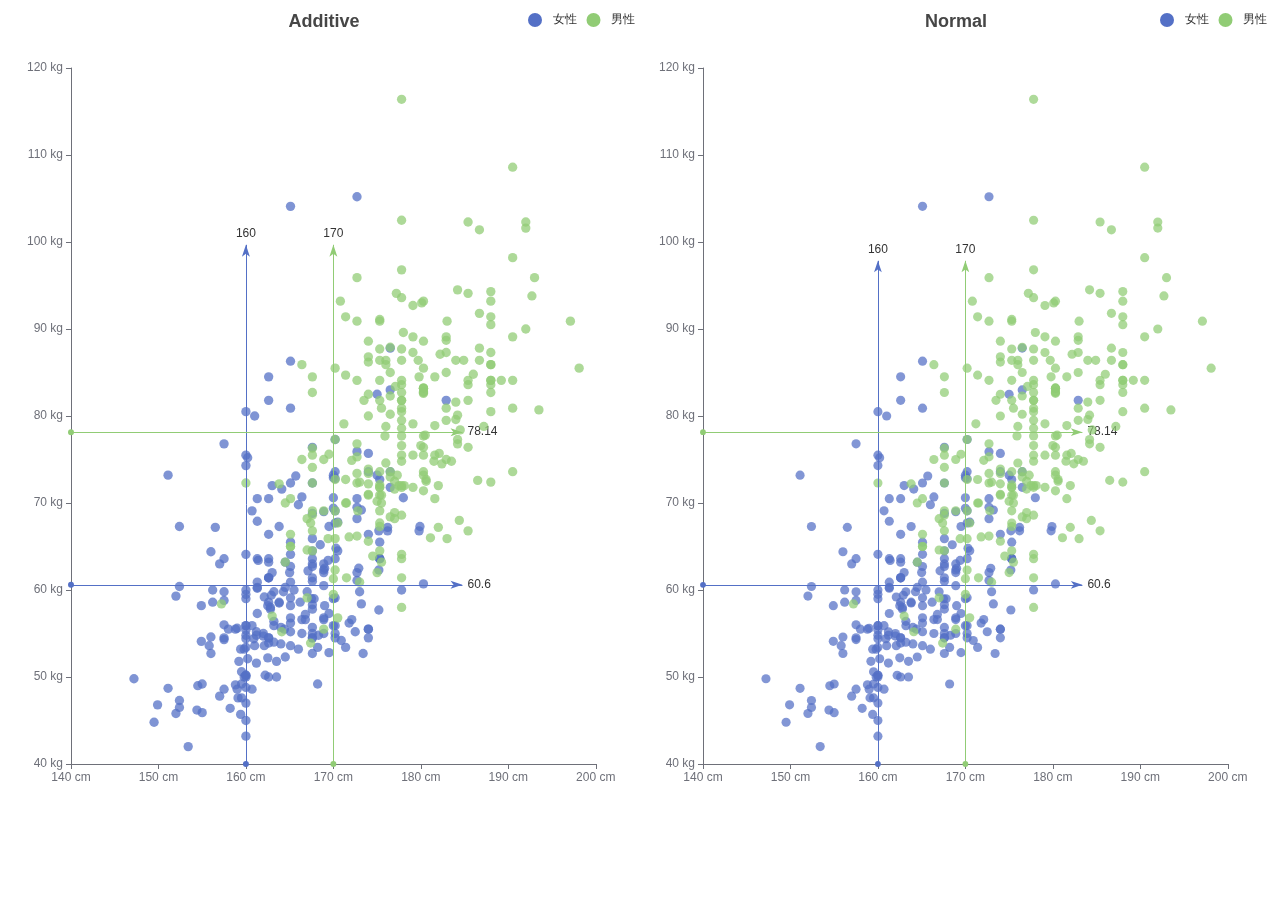
<file: incubator-echarts-5.0.0-rc.3/test/animation-additive.html>
<!--
Licensed to the Apache Software Foundation (ASF) under one
or more contributor license agreements.  See the NOTICE file
distributed with this work for additional information
regarding copyright ownership.  The ASF licenses this file
to you under the Apache License, Version 2.0 (the
"License"); you may not use this file except in compliance
with the License.  You may obtain a copy of the License at

   http://www.apache.org/licenses/LICENSE-2.0

Unless required by applicable law or agreed to in writing,
software distributed under the License is distributed on an
"AS IS" BASIS, WITHOUT WARRANTIES OR CONDITIONS OF ANY
KIND, either express or implied.  See the License for the
specific language governing permissions and limitations
under the License.
-->

<html>
    <head>
        <meta charset="utf-8">
        <script src="lib/esl.js"></script>
        <script src="lib/config.js"></script>
        <script src="lib/jquery.min.js"></script>
        <script src="lib/facePrint.js"></script>
        <script src="lib/testHelper.js"></script>
        <meta name="viewport" content="width=device-width, initial-scale=1" />
    </head>
    <body>
        <style>
            h1 {
                line-height: 60px;
                height: 60px;
                background: #146402;
                text-align: center;
                font-weight: bold;
                color: #eee;
                font-size: 14px;
            }
            .chart {
                height: 800px;
                width: 50%;
                float: left;
            }
        </style>

        <div id="additive" class="chart"></div>
        <div id="non-additive" class="chart"></div>
        <script>

            require(['echarts'], function (echarts) {

                function createChart(domId, additive) {

                    var chart = echarts.init(document.getElementById(domId));

                    chart.setOption({
                        title: {
                            text: additive ? 'Additive' : 'Normal',
                            left: 'center'
                        },
                        grid: {
                            left: '3%',
                            right: '7%',
                            bottom: '3%',
                            containLabel: true
                        },
                        legend: {
                            data: ['女性', '男性'],
                            left: 'right'
                        },
                        xAxis: [
                            {
                                type: 'value',
                                scale: true,
                                splitNumber: 5,
                                axisLabel: {
                                    formatter: '{value} cm'
                                },
                                splitLine: {
                                    show: false
                                },

                                animationEasingUpdate: 'cubicInOut',
                                animationDurationUpdate: 1000,
                                animationAdditive: additive,
                            }
                        ],
                        yAxis: [
                            {
                                type: 'value',
                                scale: true,
                                splitNumber: 5,
                                axisLabel: {
                                    formatter: '{value} kg'
                                },
                                splitLine: {
                                    show: false
                                },

                                animationEasingUpdate: 'cubicInOut',
                                animationDurationUpdate: 1000,
                                animationAdditive: additive,
                            }
                        ],
                        series: [
                            {
                                animationEasingUpdate: 'cubicInOut',
                                animationDurationUpdate: 1000,
                                animationAdditive: additive,
                                name: '女性',
                                type: 'scatter',
                                data: [[161.2, 51.6], [167.5, 59.0], [159.5, 49.2], [157.0, 63.0], [155.8, 53.6], [170.0, 59.0], [159.1, 47.6], [166.0, 69.8], [176.2, 66.8], [160.2, 75.2], [172.5, 55.2], [170.9, 54.2], [172.9, 62.5], [153.4, 42.0], [160.0, 50.0], [147.2, 49.8], [168.2, 49.2], [175.0, 73.2], [157.0, 47.8], [167.6, 68.8], [159.5, 50.6], [175.0, 82.5], [166.8, 57.2], [176.5, 87.8], [170.2, 72.8], [174.0, 54.5], [173.0, 59.8], [179.9, 67.3], [170.5, 67.8], [160.0, 47.0], [154.4, 46.2], [162.0, 55.0], [176.5, 83.0], [160.0, 54.4], [152.0, 45.8], [162.1, 53.6], [170.0, 73.2], [160.2, 52.1], [161.3, 67.9], [166.4, 56.6], [168.9, 62.3], [163.8, 58.5], [167.6, 54.5], [160.0, 50.2], [161.3, 60.3], [167.6, 58.3], [165.1, 56.2], [160.0, 50.2], [170.0, 72.9], [157.5, 59.8], [167.6, 61.0], [160.7, 69.1], [163.2, 55.9], [152.4, 46.5], [157.5, 54.3], [168.3, 54.8], [180.3, 60.7], [165.5, 60.0], [165.0, 62.0], [164.5, 60.3], [156.0, 52.7], [160.0, 74.3], [163.0, 62.0], [165.7, 73.1], [161.0, 80.0], [162.0, 54.7], [166.0, 53.2], [174.0, 75.7], [172.7, 61.1], [167.6, 55.7], [151.1, 48.7], [164.5, 52.3], [163.5, 50.0], [152.0, 59.3], [169.0, 62.5], [164.0, 55.7], [161.2, 54.8], [155.0, 45.9], [170.0, 70.6], [176.2, 67.2], [170.0, 69.4], [162.5, 58.2], [170.3, 64.8], [164.1, 71.6], [169.5, 52.8], [163.2, 59.8], [154.5, 49.0], [159.8, 50.0], [173.2, 69.2], [170.0, 55.9], [161.4, 63.4], [169.0, 58.2], [166.2, 58.6], [159.4, 45.7], [162.5, 52.2], [159.0, 48.6], [162.8, 57.8], [159.0, 55.6], [179.8, 66.8], [162.9, 59.4], [161.0, 53.6], [151.1, 73.2], [168.2, 53.4], [168.9, 69.0], [173.2, 58.4], [171.8, 56.2], [178.0, 70.6], [164.3, 59.8], [163.0, 72.0], [168.5, 65.2], [166.8, 56.6], [172.7, 105.2], [163.5, 51.8], [169.4, 63.4], [167.8, 59.0], [159.5, 47.6], [167.6, 63.0], [161.2, 55.2], [160.0, 45.0], [163.2, 54.0], [162.2, 50.2], [161.3, 60.2], [149.5, 44.8], [157.5, 58.8], [163.2, 56.4], [172.7, 62.0], [155.0, 49.2], [156.5, 67.2], [164.0, 53.8], [160.9, 54.4], [162.8, 58.0], [167.0, 59.8], [160.0, 54.8], [160.0, 43.2], [168.9, 60.5], [158.2, 46.4], [156.0, 64.4], [160.0, 48.8], [167.1, 62.2], [158.0, 55.5], [167.6, 57.8], [156.0, 54.6], [162.1, 59.2], [173.4, 52.7], [159.8, 53.2], [170.5, 64.5], [159.2, 51.8], [157.5, 56.0], [161.3, 63.6], [162.6, 63.2], [160.0, 59.5], [168.9, 56.8], [165.1, 64.1], [162.6, 50.0], [165.1, 72.3], [166.4, 55.0], [160.0, 55.9], [152.4, 60.4], [170.2, 69.1], [162.6, 84.5], [170.2, 55.9], [158.8, 55.5], [172.7, 69.5], [167.6, 76.4], [162.6, 61.4], [167.6, 65.9], [156.2, 58.6], [175.2, 66.8], [172.1, 56.6], [162.6, 58.6], [160.0, 55.9], [165.1, 59.1], [182.9, 81.8], [166.4, 70.7], [165.1, 56.8], [177.8, 60.0], [165.1, 58.2], [175.3, 72.7], [154.9, 54.1], [158.8, 49.1], [172.7, 75.9], [168.9, 55.0], [161.3, 57.3], [167.6, 55.0], [165.1, 65.5], [175.3, 65.5], [157.5, 48.6], [163.8, 58.6], [167.6, 63.6], [165.1, 55.2], [165.1, 62.7], [168.9, 56.6], [162.6, 53.9], [164.5, 63.2], [176.5, 73.6], [168.9, 62.0], [175.3, 63.6], [159.4, 53.2], [160.0, 53.4], [170.2, 55.0], [162.6, 70.5], [167.6, 54.5], [162.6, 54.5], [160.7, 55.9], [160.0, 59.0], [157.5, 63.6], [162.6, 54.5], [152.4, 47.3], [170.2, 67.7], [165.1, 80.9], [172.7, 70.5], [165.1, 60.9], [170.2, 63.6], [170.2, 54.5], [170.2, 59.1], [161.3, 70.5], [167.6, 52.7], [167.6, 62.7], [165.1, 86.3], [162.6, 66.4], [152.4, 67.3], [168.9, 63.0], [170.2, 73.6], [175.2, 62.3], [175.2, 57.7], [160.0, 55.4], [165.1, 104.1], [174.0, 55.5], [170.2, 77.3], [160.0, 80.5], [167.6, 64.5], [167.6, 72.3], [167.6, 61.4], [154.9, 58.2], [162.6, 81.8], [175.3, 63.6], [171.4, 53.4], [157.5, 54.5], [165.1, 53.6], [160.0, 60.0], [174.0, 73.6], [162.6, 61.4], [174.0, 55.5], [162.6, 63.6], [161.3, 60.9], [156.2, 60.0], [149.9, 46.8], [169.5, 57.3], [160.0, 64.1], [175.3, 63.6], [169.5, 67.3], [160.0, 75.5], [172.7, 68.2], [162.6, 61.4], [157.5, 76.8], [176.5, 71.8], [164.4, 55.5], [160.7, 48.6], [174.0, 66.4], [163.8, 67.3]],
                                markLine: {
                                    animationEasingUpdate: 'cubicInOut',
                                    animationDurationUpdate: 1000,
                                    animationAdditive: additive,
                                    lineStyle: {
                                        type: 'solid'
                                    },
                                    data: [
                                        {type: 'average', name: '平均值'},
                                        { xAxis: 160 }
                                    ]
                                }
                            },
                            {
                                name: '男性',
                                type: 'scatter',
                                animationEasingUpdate: 'cubicInOut',
                                animationDurationUpdate: 1000,
                                animationAdditive: additive,
                                data: [[174.0, 65.6], [175.3, 71.8], [193.5, 80.7], [186.5, 72.6], [187.2, 78.8], [181.5, 74.8], [184.0, 86.4], [184.5, 78.4], [175.0, 62.0], [184.0, 81.6], [180.0, 76.6], [177.8, 83.6], [192.0, 90.0], [176.0, 74.6], [174.0, 71.0], [184.0, 79.6], [192.7, 93.8], [171.5, 70.0], [173.0, 72.4], [176.0, 85.9], [176.0, 78.8], [180.5, 77.8], [172.7, 66.2], [176.0, 86.4], [173.5, 81.8], [178.0, 89.6], [180.3, 82.8], [180.3, 76.4], [164.5, 63.2], [173.0, 60.9], [183.5, 74.8], [175.5, 70.0], [188.0, 72.4], [189.2, 84.1], [172.8, 69.1], [170.0, 59.5], [182.0, 67.2], [170.0, 61.3], [177.8, 68.6], [184.2, 80.1], [186.7, 87.8], [171.4, 84.7], [172.7, 73.4], [175.3, 72.1], [180.3, 82.6], [182.9, 88.7], [188.0, 84.1], [177.2, 94.1], [172.1, 74.9], [167.0, 59.1], [169.5, 75.6], [174.0, 86.2], [172.7, 75.3], [182.2, 87.1], [164.1, 55.2], [163.0, 57.0], [171.5, 61.4], [184.2, 76.8], [174.0, 86.8], [174.0, 72.2], [177.0, 71.6], [186.0, 84.8], [167.0, 68.2], [171.8, 66.1], [182.0, 72.0], [167.0, 64.6], [177.8, 74.8], [164.5, 70.0], [192.0, 101.6], [175.5, 63.2], [171.2, 79.1], [181.6, 78.9], [167.4, 67.7], [181.1, 66.0], [177.0, 68.2], [174.5, 63.9], [177.5, 72.0], [170.5, 56.8], [182.4, 74.5], [197.1, 90.9], [180.1, 93.0], [175.5, 80.9], [180.6, 72.7], [184.4, 68.0], [175.5, 70.9], [180.6, 72.5], [177.0, 72.5], [177.1, 83.4], [181.6, 75.5], [176.5, 73.0], [175.0, 70.2], [174.0, 73.4], [165.1, 70.5], [177.0, 68.9], [192.0, 102.3], [176.5, 68.4], [169.4, 65.9], [182.1, 75.7], [179.8, 84.5], [175.3, 87.7], [184.9, 86.4], [177.3, 73.2], [167.4, 53.9], [178.1, 72.0], [168.9, 55.5], [157.2, 58.4], [180.3, 83.2], [170.2, 72.7], [177.8, 64.1], [172.7, 72.3], [165.1, 65.0], [186.7, 86.4], [165.1, 65.0], [174.0, 88.6], [175.3, 84.1], [185.4, 66.8], [177.8, 75.5], [180.3, 93.2], [180.3, 82.7], [177.8, 58.0], [177.8, 79.5], [177.8, 78.6], [177.8, 71.8], [177.8, 116.4], [163.8, 72.2], [188.0, 83.6], [198.1, 85.5], [175.3, 90.9], [166.4, 85.9], [190.5, 89.1], [166.4, 75.0], [177.8, 77.7], [179.7, 86.4], [172.7, 90.9], [190.5, 73.6], [185.4, 76.4], [168.9, 69.1], [167.6, 84.5], [175.3, 64.5], [170.2, 69.1], [190.5, 108.6], [177.8, 86.4], [190.5, 80.9], [177.8, 87.7], [184.2, 94.5], [176.5, 80.2], [177.8, 72.0], [180.3, 71.4], [171.4, 72.7], [172.7, 84.1], [172.7, 76.8], [177.8, 63.6], [177.8, 80.9], [182.9, 80.9], [170.2, 85.5], [167.6, 68.6], [175.3, 67.7], [165.1, 66.4], [185.4, 102.3], [181.6, 70.5], [172.7, 95.9], [190.5, 84.1], [179.1, 87.3], [175.3, 71.8], [170.2, 65.9], [193.0, 95.9], [171.4, 91.4], [177.8, 81.8], [177.8, 96.8], [167.6, 69.1], [167.6, 82.7], [180.3, 75.5], [182.9, 79.5], [176.5, 73.6], [186.7, 91.8], [188.0, 84.1], [188.0, 85.9], [177.8, 81.8], [174.0, 82.5], [177.8, 80.5], [171.4, 70.0], [185.4, 81.8], [185.4, 84.1], [188.0, 90.5], [188.0, 91.4], [182.9, 89.1], [176.5, 85.0], [175.3, 69.1], [175.3, 73.6], [188.0, 80.5], [188.0, 82.7], [175.3, 86.4], [170.5, 67.7], [179.1, 92.7], [177.8, 93.6], [175.3, 70.9], [182.9, 75.0], [170.8, 93.2], [188.0, 93.2], [180.3, 77.7], [177.8, 61.4], [185.4, 94.1], [168.9, 75.0], [185.4, 83.6], [180.3, 85.5], [174.0, 73.9], [167.6, 66.8], [182.9, 87.3], [160.0, 72.3], [180.3, 88.6], [167.6, 75.5], [186.7, 101.4], [175.3, 91.1], [175.3, 67.3], [175.9, 77.7], [175.3, 81.8], [179.1, 75.5], [181.6, 84.5], [177.8, 76.6], [182.9, 85.0], [177.8, 102.5], [184.2, 77.3], [179.1, 71.8], [176.5, 87.9], [188.0, 94.3], [174.0, 70.9], [167.6, 64.5], [170.2, 77.3], [167.6, 72.3], [188.0, 87.3], [174.0, 80.0], [176.5, 82.3], [180.3, 73.6], [167.6, 74.1], [188.0, 85.9], [180.3, 73.2], [167.6, 76.3], [183.0, 65.9], [183.0, 90.9], [179.1, 89.1], [170.2, 62.3], [177.8, 82.7], [179.1, 79.1], [190.5, 98.2], [177.8, 84.1], [180.3, 83.2], [180.3, 83.2]],
                                markLine: {
                                    animationEasingUpdate: 'cubicInOut',
                                    animationDurationUpdate: 1000,
                                    animationAdditive: additive,
                                    lineStyle: {
                                        type: 'solid'
                                    },
                                    data: [
                                        {type: 'average', name: '平均值'},
                                        { xAxis: 170 }
                                    ]
                                }
                            }
                        ]
                    });

                    return chart;
                }

                echarts.connect([
                    createChart('additive', true),
                    createChart('non-additive', false)
                ]);
            });
        </script>
    </body>
</html>
</file>
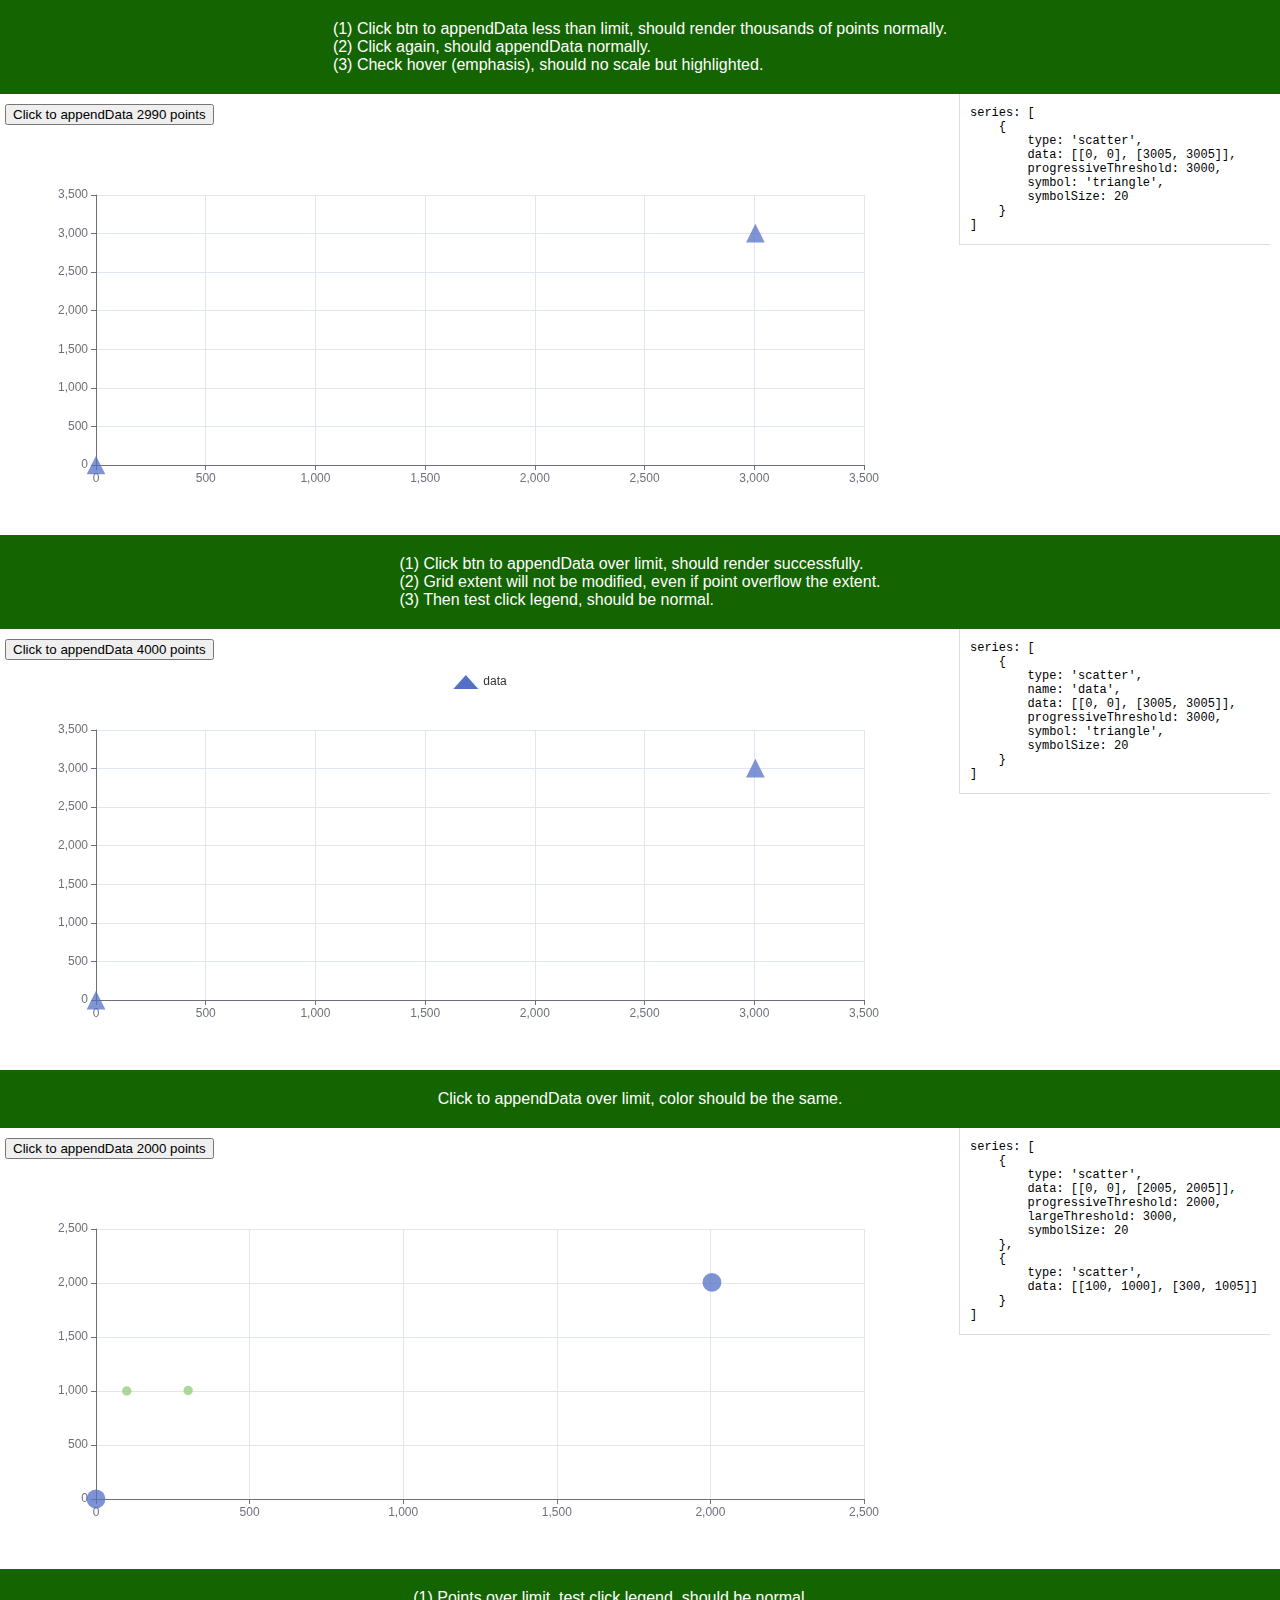
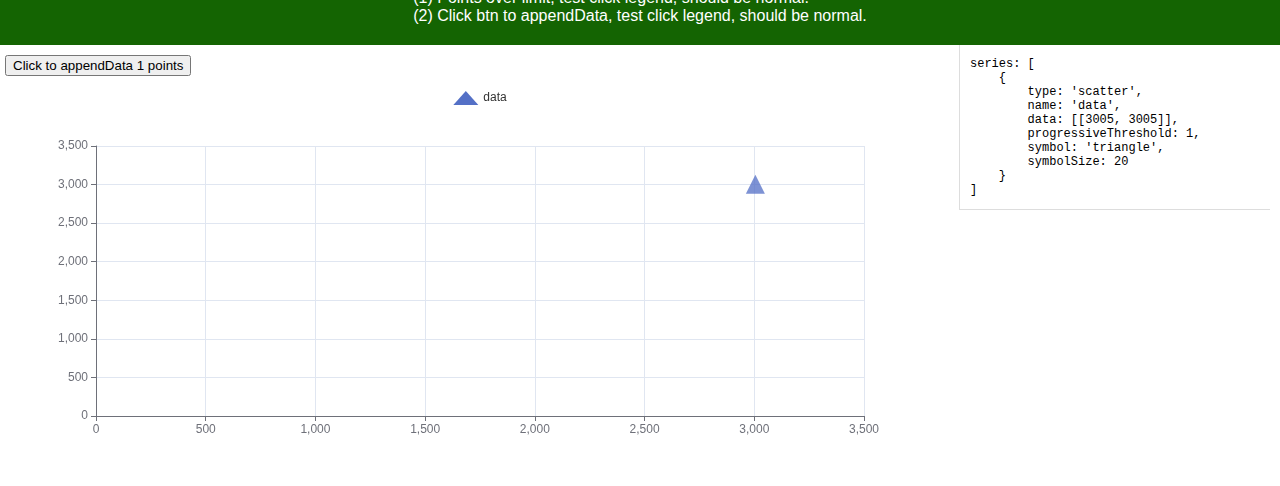
<file: incubator-echarts-5.0.0-rc.3/test/appendData.html>
<!DOCTYPE html>
<!--
Licensed to the Apache Software Foundation (ASF) under one
or more contributor license agreements.  See the NOTICE file
distributed with this work for additional information
regarding copyright ownership.  The ASF licenses this file
to you under the Apache License, Version 2.0 (the
"License"); you may not use this file except in compliance
with the License.  You may obtain a copy of the License at

   http://www.apache.org/licenses/LICENSE-2.0

Unless required by applicable law or agreed to in writing,
software distributed under the License is distributed on an
"AS IS" BASIS, WITHOUT WARRANTIES OR CONDITIONS OF ANY
KIND, either express or implied.  See the License for the
specific language governing permissions and limitations
under the License.
-->


<html>
    <head>
        <meta charset="utf-8">
        <meta name="viewport" content="width=device-width, initial-scale=1" />
        <script src="lib/esl.js"></script>
        <script src="lib/config.js"></script>
        <script src="lib/jquery.min.js"></script>
        <script src="lib/facePrint.js"></script>
        <script src="lib/testHelper.js"></script>
        <link rel="stylesheet" href="lib/reset.css" />
    </head>
    <body>
        <style>
            .test-title {
                background: #146402;
                color: #fff;
            }
        </style>

        <!-- Thanks to <https://github.com/Truantboy>, see: #7718. -->


        <div id="main0"></div>
        <div id="main1"></div>
        <div id="main2"></div>
        <div id="main4"></div>







        <script>

            require([
                'echarts'/*, 'map/js/china' */
            ], function (echarts) {

                var option = {
                    animation: true,
                    tooltip: {},
                    xAxis: {},
                    yAxis: {},
                    series: [{
                        type: 'scatter',
                        // name: 'data',
                        data: [[0, 0], [3005, 3005]],
                        progressiveThreshold: 3000,
                        symbol: 'triangle',
                        symbolSize: 20
                    }]
                };

                var yBase = 500;
                var appendCount = 2990;

                var myChart = testHelper.create(echarts, 'main0', {
                    title: [
                        '(1) Click btn to appendData less than limit, should render thousands of points normally.',
                        '(2) Click again, should appendData normally.',
                        '(3) Check hover (emphasis), should no scale but highlighted.'
                    ],
                    option: option,
                    info: option.series,
                    infoKey: 'series',
                    button: {
                        text: 'Click to appendData ' + appendCount + ' points',
                        onClick: function () {
                            var tp = []

                            for(var i = 0; i < appendCount; i++) {
                                tp[i] = [i, yBase];
                            }

                            myChart.appendData({
                                seriesIndex: 0,
                                data: tp
                            });

                            yBase += 1000;
                        }
                    }
                });

            });

        </script>









        <script>

            require([
                'echarts'/*, 'map/js/china' */
            ], function (echarts) {

                var option = {
                    animation: true,
                    tooltip: {},
                    xAxis: {},
                    yAxis: {},
                    legend: {},
                    series: [{
                        type: 'scatter',
                        name: 'data',
                        data: [[0, 0], [3005, 3005]],
                        progressiveThreshold: 3000,
                        symbol: 'triangle',
                        symbolSize: 20
                    }]
                };

                var yBase = 500;
                var appendCount = 4000;

                var myChart = testHelper.create(echarts, 'main1', {
                    title: [
                        '(1) Click btn to appendData over limit, should render successfully.',
                        '(2) Grid extent will not be modified, even if point overflow the extent.',
                        '(3) Then test click legend, should be normal.'
                    ],
                    option: option,
                    info: option.series,
                    infoKey: 'series',
                    button: {
                        text: 'Click to appendData ' + appendCount + ' points',
                        onClick: function () {
                            var tp = []

                            for(var i = 0; i < appendCount; i++) {
                                tp[i] = [i, yBase];
                            }

                            myChart.appendData({
                                seriesIndex: 0,
                                data: tp
                            });

                            yBase += 1000;
                        }
                    }
                });

            });

        </script>






        <script>

            require([
                'echarts'
            ], function (echarts) {

                var option = {
                    animation: true,
                    tooltip: {},
                    xAxis: {},
                    yAxis: {},
                    series: [{
                        type: 'scatter',
                        data: [[0, 0], [2005, 2005]],
                        progressiveThreshold: 2000,
                        largeThreshold: 3000,
                        symbolSize: 20
                    }, {
                        type: 'scatter',
                        data: [[100, 1000], [300, 1005]]
                    }]
                };

                var appendCount = 2000;

                var chart = testHelper.create(echarts, 'main2', {
                    title: [
                        'Click to appendData over limit, color should be the same.'
                    ].join('\n'),
                    option: option,
                    info: option.series,
                    infoKey: 'series',
                    button: {
                        text: 'Click to appendData ' + appendCount + ' points',
                        onClick: function () {
                            var tp = []

                            for(var i = 0; i < appendCount; i++) {
                                tp[i] = [i, 1];
                            }

                            chart.appendData({
                                seriesIndex: 0,
                                data: tp
                            });
                        }
                    }
                });

            });

        </script>










        <script>

            require([
                'echarts'/*, 'map/js/china' */
            ], function (echarts) {

                var option = {
                    animation: true,
                    tooltip: {},
                    xAxis: {
                        // axisLine: {show: false},
                        // axisLabel: {show: false},
                        // axisTick: {show: false},
                        // splitLine: {show: false}
                    },
                    yAxis: {
                        // axisLine: {show: false},
                        // axisLabel: {show: false},
                        // axisTick: {show: false},
                        // splitLine: {show: false}
                    },
                    legend: {
                    },
                    // hoverLayerThreshold: 1,
                    series: [{
                        type: 'scatter',
                        name: 'data',
                        data: [[3005, 3005]],
                        progressiveThreshold: 1,
                        symbol: 'triangle',
                        symbolSize: 20
                    }]
                };

                var yBase = 500;
                var appendCount = 1;

                var myChart = testHelper.create(echarts, 'main4', {
                    title: [
                        '(1) Points over limit, test click legend, should be normal.',
                        '(2) Click btn to appendData, test click legend, should be normal.'
                    ],
                    option: option,
                    info: option.series,
                    infoKey: 'series',
                    button: {
                        text: 'Click to appendData ' + appendCount + ' points',
                        onClick: function () {
                            var tp = []

                            for(var i = 0; i < appendCount; i++) {
                                tp[i] = [i, yBase];
                            }

                            myChart.appendData({
                                seriesIndex: 0,
                                data: tp
                            });

                            yBase += 1000;
                        }
                    }
                });

            });

        </script>




    </body>
</html>
</file>
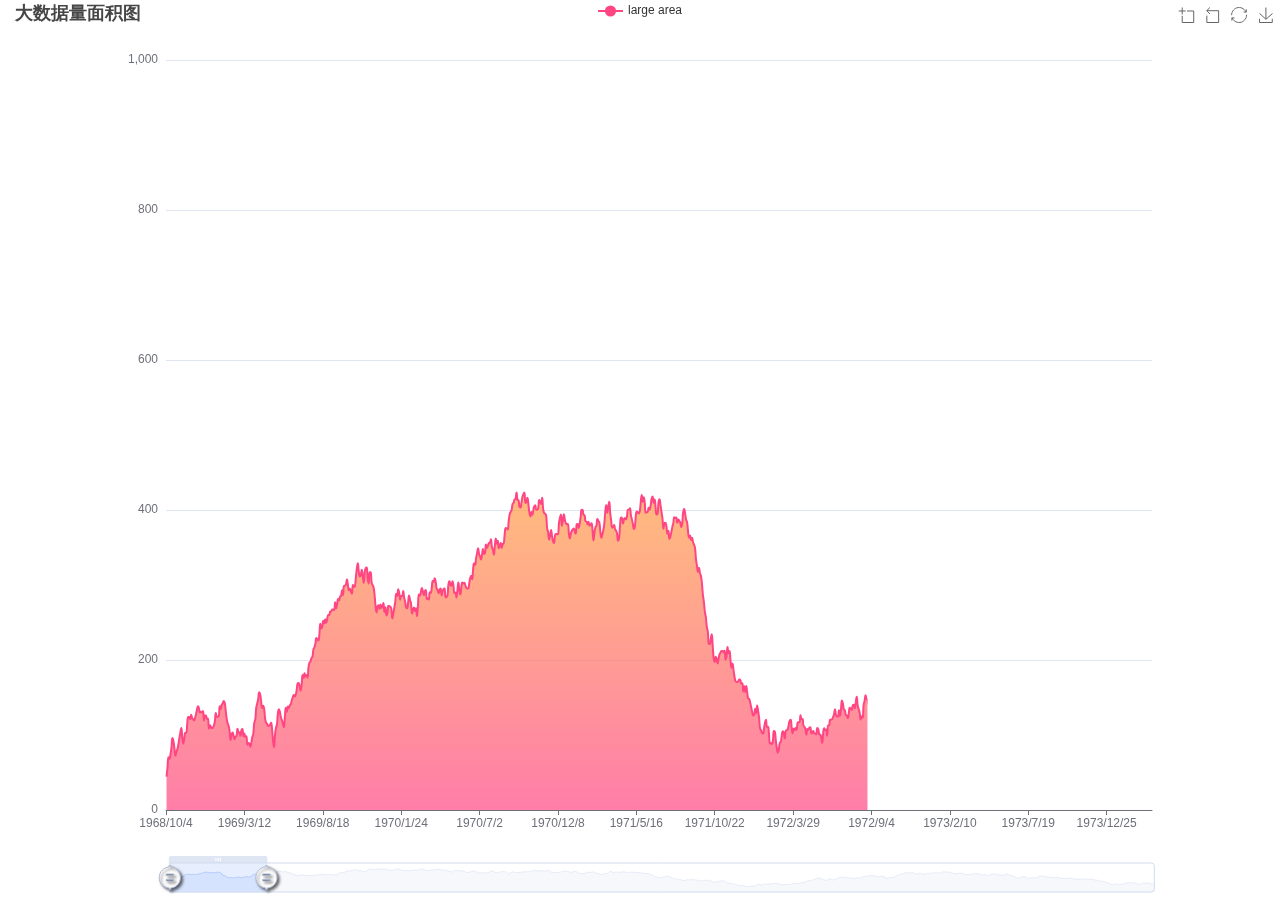
<file: incubator-echarts-5.0.0-rc.3/test/area-large.html>
<!DOCTYPE html>
<!--
Licensed to the Apache Software Foundation (ASF) under one
or more contributor license agreements.  See the NOTICE file
distributed with this work for additional information
regarding copyright ownership.  The ASF licenses this file
to you under the Apache License, Version 2.0 (the
"License"); you may not use this file except in compliance
with the License.  You may obtain a copy of the License at

   http://www.apache.org/licenses/LICENSE-2.0

Unless required by applicable law or agreed to in writing,
software distributed under the License is distributed on an
"AS IS" BASIS, WITHOUT WARRANTIES OR CONDITIONS OF ANY
KIND, either express or implied.  See the License for the
specific language governing permissions and limitations
under the License.
-->


<html>
    <head>
        <meta charset="utf-8">
        <script src="lib/esl.js"></script>
        <script src="lib/config.js"></script>
        <script src="lib/jquery.min.js"></script>
        <script src="lib/facePrint.js"></script>
        <script src="lib/testHelper.js"></script>
        <meta name="viewport" content="width=device-width, initial-scale=1" />
        <link rel="stylesheet" href="lib/reset.css">
    </head>
    <body>
        <style>
            h1 {
                line-height: 60px;
                height: 60px;
                background: #146402;
                text-align: center;
                font-weight: bold;
                color: #eee;
                font-size: 14px;
            }
            .chart {
                height: 500px;
            }
        </style>


        <div class="chart" id="main"></div>



        <script>

            var echarts;
            var chart;
            var myChart;
            var groupCategories = [];
            var groupColors = [];

            require([
                'echarts'
                // 'echarts/chart/line',
                // 'echarts/chart/bar',
                // 'echarts/chart/pie',
                // 'echarts/chart/scatter',
                // 'echarts/chart/map',
                // 'echarts/chart/parallel',
                // 'echarts/chart/radar',
                // 'echarts/component/grid',
                // 'echarts/component/polar',
                // 'echarts/component/geo',
                // 'echarts/component/singleAxis',
                // 'echarts/component/legend',
                // 'echarts/component/tooltip',
                // 'echarts/component/toolbox',
                // 'echarts/component/visualMap',
                // 'echarts/component/dataZoom'
            ], function (ec) {
                echarts = ec;
                chart = myChart = echarts.init(document.getElementById('main'));

                var base = +new Date(1968, 9, 3);
                var oneDay = 24 * 3600 * 1000;
                var date = [];

                var data = [Math.random() * 300];

                for (var i = 1; i < 20000; i++) {
                    var now = new Date(base += oneDay);
                    date.push([now.getFullYear(), now.getMonth() + 1, now.getDate()].join('/'));
                    data.push(Math.round((Math.random() - 0.5) * 20 + data[i - 1]));
                }

                option = {
                    tooltip: {
                        trigger: 'axis',
                        position: function (pt) {
                            return [pt[0], '10%'];
                        }
                    },
                    legend: {
                        data: ['large area']
                    },
                    title: {
                        left: 10,
                        text: '大数据量面积图',
                    },
                    toolbox: {
                        feature: {
                            dataZoom: {
                                yAxisIndex: 'none'
                            },
                            restore: {},
                            saveAsImage: {}
                        }
                    },
                    grid: {
                        containLabel: true
                    },
                    xAxis: {
                        type: 'category',
                        boundaryGap: false,
                        data: date
                    },
                    yAxis: {
                        type: 'value',
                        boundaryGap: [0, '100%']
                    },
                    dataZoom: [{
                        type: 'inside',
                        start: 0,
                        end: 10
                    }, {
                        start: 0,
                        end: 10,
                        handleIcon: 'M10.7,11.9v-1.3H9.3v1.3c-4.9,0.3-8.8,4.4-8.8,9.4c0,5,3.9,9.1,8.8,9.4v1.3h1.3v-1.3c4.9-0.3,8.8-4.4,8.8-9.4C19.5,16.3,15.6,12.2,10.7,11.9z M13.3,24.4H6.7V23h6.6V24.4z M13.3,19.6H6.7v-1.4h6.6V19.6z',
                        handleSize: '80%',
                        handleStyle: {
                            color: '#fff',
                            shadowBlur: 3,
                            shadowColor: 'rgba(0, 0, 0, 0.6)',
                            shadowOffsetX: 2,
                            shadowOffsetY: 2
                        }
                    }],
                    series: [
                        {
                            name:'large area',
                            type:'line',
                            smooth:true,
                            symbol: 'none',
                            sampling: 'average',
                            itemStyle: {
                                normal: {
                                    color: 'rgb(255, 70, 131)'
                                }
                            },
                            areaStyle: {
                                normal: {
                                    color: new echarts.graphic.LinearGradient(0, 0, 0, 1, [{
                                        offset: 0,
                                        color: 'rgb(255, 158, 68)'
                                    }, {
                                        offset: 1,
                                        color: 'rgb(255, 70, 131)'
                                    }])
                                }
                            },
                            data: data
                        }
                    ]
                };


                chart.setOption(option);
            });

        </script>
    </body>
</html>
</file>
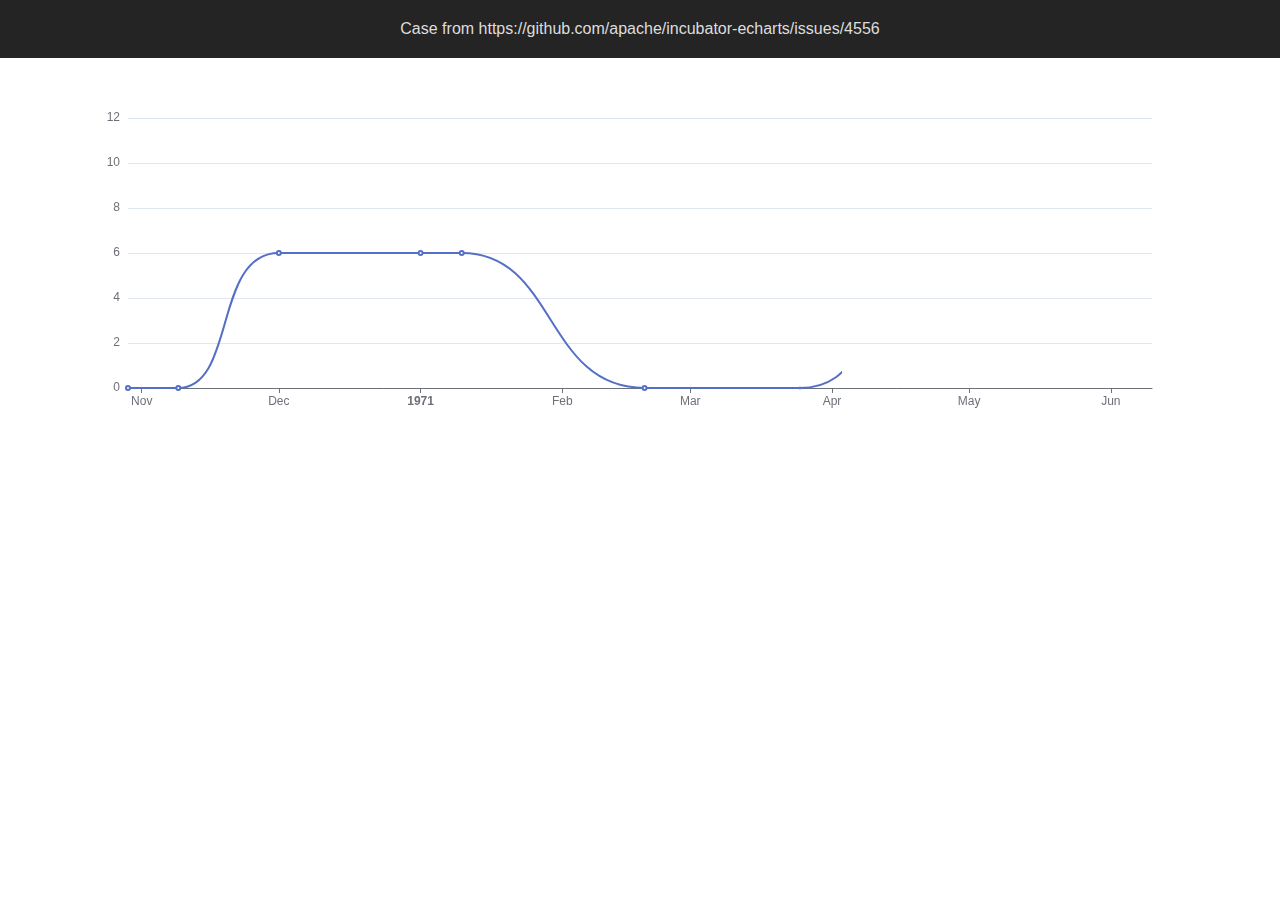
<file: incubator-echarts-5.0.0-rc.3/test/area-smooth.html>
<!DOCTYPE html>
<!--
Licensed to the Apache Software Foundation (ASF) under one
or more contributor license agreements.  See the NOTICE file
distributed with this work for additional information
regarding copyright ownership.  The ASF licenses this file
to you under the Apache License, Version 2.0 (the
"License"); you may not use this file except in compliance
with the License.  You may obtain a copy of the License at

   http://www.apache.org/licenses/LICENSE-2.0

Unless required by applicable law or agreed to in writing,
software distributed under the License is distributed on an
"AS IS" BASIS, WITHOUT WARRANTIES OR CONDITIONS OF ANY
KIND, either express or implied.  See the License for the
specific language governing permissions and limitations
under the License.
-->


<html>
    <head>
        <meta charset="utf-8">
        <meta name="viewport" content="width=device-width, initial-scale=1" />
        <script src="lib/esl.js"></script>
        <script src="lib/config.js"></script>
        <script src="lib/jquery.min.js"></script>
        <script src="lib/facePrint.js"></script>
        <script src="lib/testHelper.js"></script>
        <!-- <script src="ut/lib/canteen.js"></script> -->
        <link rel="stylesheet" href="lib/reset.css" />
    </head>
    <body>
        <style>
        </style>



        <div id="main0"></div>









        <script>
        require(['echarts'/*, 'map/js/china' */], function (echarts) {
            var option;
            // $.getJSON('./data/nutrients.json', function (data) {});

            option = {
                xAxis: {
                    type: 'time'
                },
                yAxis: {
                    type: 'value',
                    boundaryGap: [0, '100%']
                },
                series: [
                    {
                        name: '模拟数据',
                        type: 'line',
                        smooth: true,
                        // areaStyle: {},
                        data: [
                            [Date.UTC(1970, 9, 29), 0],
                            [Date.UTC(1970, 10, 9), 0],
                            [Date.UTC(1970, 11, 1), 6],
                            [Date.UTC(1971, 0, 1), 6],
                            [Date.UTC(1971, 0, 10), 6],
                            [Date.UTC(1971, 1, 19), 0],
                            [Date.UTC(1971, 2, 25), 0],
                            [Date.UTC(1971, 3, 19), 3],
                            [Date.UTC(1971, 3, 30), 3],
                            [Date.UTC(1971, 4, 14), 3],
                            [Date.UTC(1971, 4, 24), 0],
                            [Date.UTC(1971, 5, 10), 0]
                        ]
                    }
                ]
            };
            var chart = testHelper.create(echarts, 'main0', {
                title: [
                    'Case from https://github.com/apache/incubator-echarts/issues/4556'
                ],
                option: option
            });
        });
        </script>


    </body>
</html>
</file>
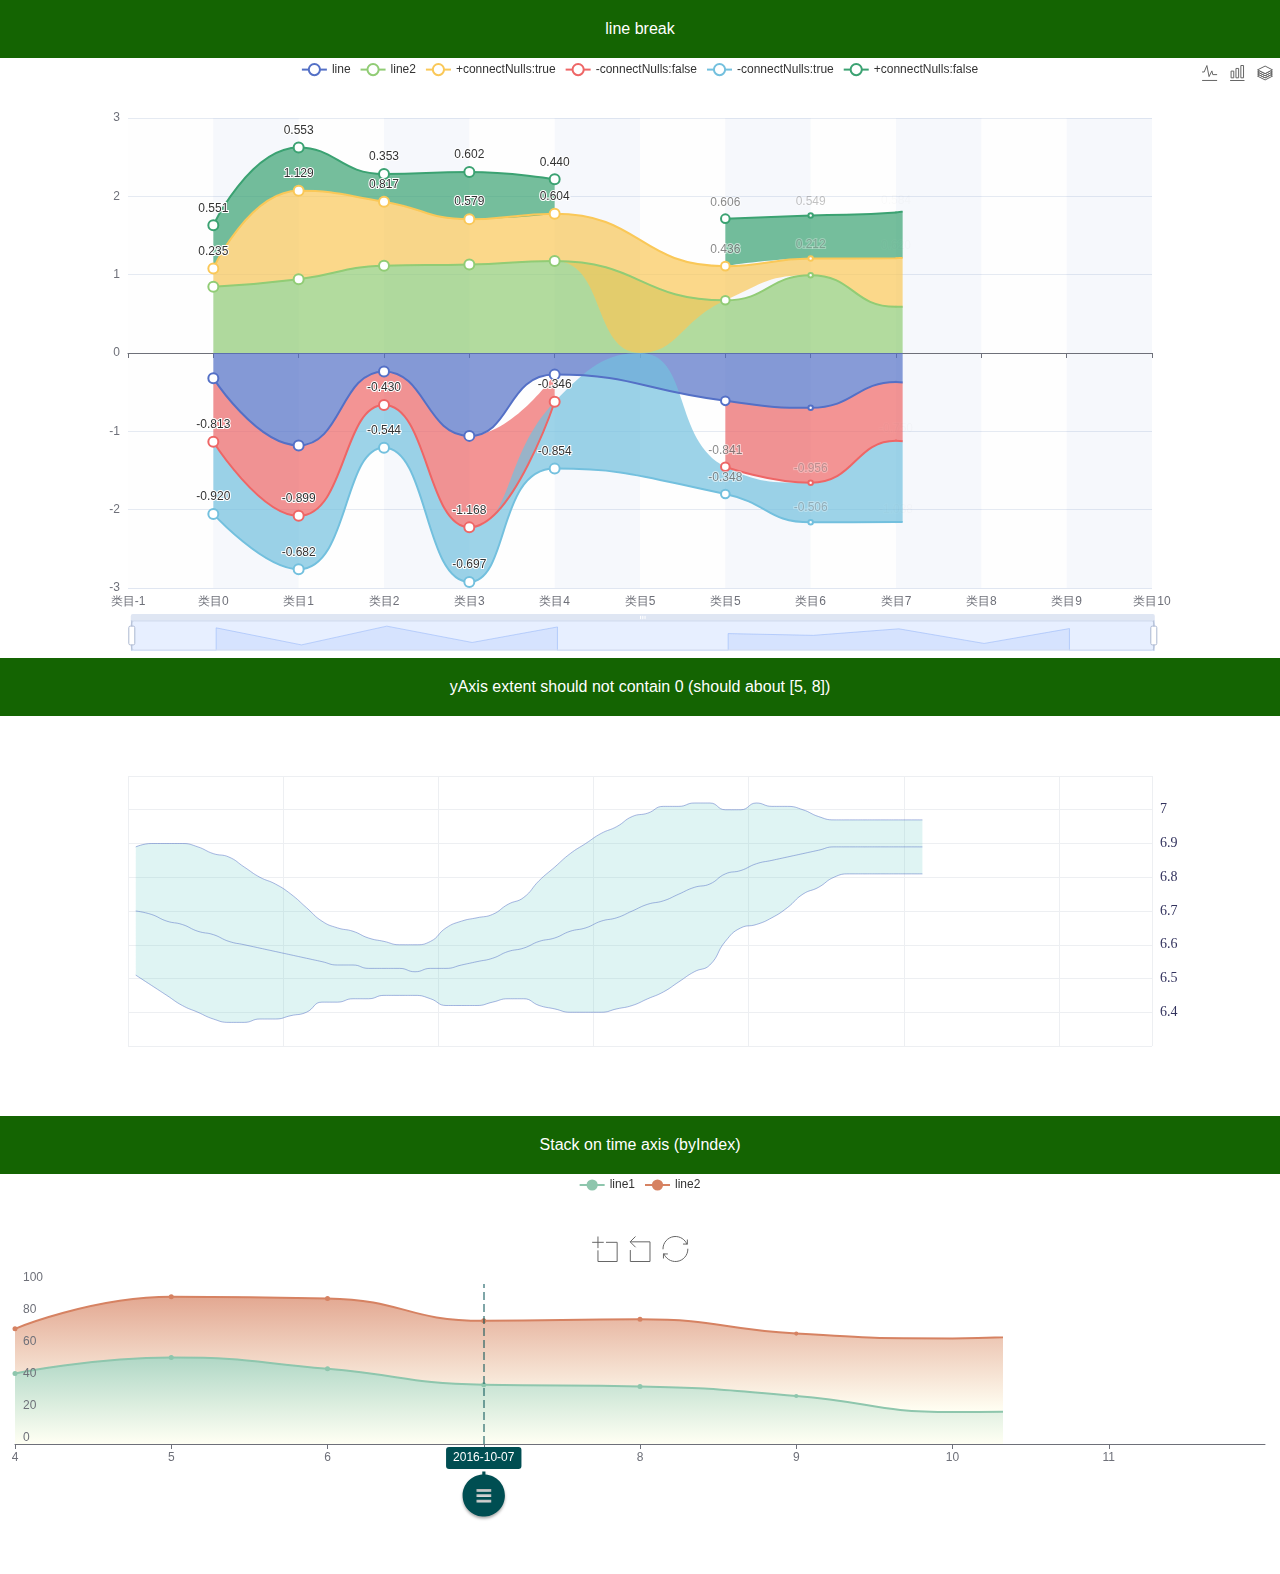
<file: incubator-echarts-5.0.0-rc.3/test/area-stack.html>
<!--
Licensed to the Apache Software Foundation (ASF) under one
or more contributor license agreements.  See the NOTICE file
distributed with this work for additional information
regarding copyright ownership.  The ASF licenses this file
to you under the Apache License, Version 2.0 (the
"License"); you may not use this file except in compliance
with the License.  You may obtain a copy of the License at

   http://www.apache.org/licenses/LICENSE-2.0

Unless required by applicable law or agreed to in writing,
software distributed under the License is distributed on an
"AS IS" BASIS, WITHOUT WARRANTIES OR CONDITIONS OF ANY
KIND, either express or implied.  See the License for the
specific language governing permissions and limitations
under the License.
-->

<html>
    <head>
        <meta charset="utf-8">
        <script src="lib/esl.js"></script>
        <script src="lib/config.js"></script>
        <script src="lib/jquery.min.js"></script>
        <script src="lib/facePrint.js"></script>
        <script src="lib/testHelper.js"></script>
        <link rel="stylesheet" href="lib/reset.css" />
        <meta name="viewport" content="user-scalable=no,width=device-width,height=device-height">
    </head>
    <body>
        <style>
            .test-title {
                background: #146402;
                color: #fff;
            }
        </style>

        <div id="main0"></div>
        <div id="main1"></div>
        <div id="main2"></div>








        <script>

            require([
                'echarts'
            ], function (echarts) {

                var chart = echarts.init(document.getElementById('main0'));

                var xAxisData = [];
                var data1 = [];
                var data2 = [];
                var data3 = [];
                var data4 = [];
                var data5 = [];
                var data6 = [];

                xAxisData.push('类目' + -1);
                data1.push('-');
                data2.push('-');
                data3.push('-');
                data4.push('-');
                data5.push('-');
                data6.push('-');

                for (var i = 0; i < 5; i++) {
                    xAxisData.push('类目' + i);
                    data1.push((-Math.random() - 0.2).toFixed(3));
                    data2.push((Math.random() + 0.3).toFixed(3));
                    data3.push((Math.random() + 0.2).toFixed(3));
                    data4.push((-Math.random() - 0.2).toFixed(3));
                    data5.push((-Math.random() - 0.2).toFixed(3));
                    data6.push((Math.random() + 0.2).toFixed(3));
                }

                xAxisData.push('类目' + i);
                data1.push('-');
                data2.push('-');
                data3.push('-');
                data4.push('-');
                data5.push('-');
                data6.push('-');

                for (; i < 10; i++) {
                    xAxisData.push('类目' + i);
                    data1.push((-Math.random() - 0.2).toFixed(3));
                    data2.push((Math.random() + 0.3).toFixed(3));
                    data3.push((Math.random() + 0.2).toFixed(3));
                    data4.push((-Math.random() - 0.2).toFixed(3));
                    data5.push((-Math.random() - 0.2).toFixed(3));
                    data6.push((Math.random() + 0.2).toFixed(3));
                }
                xAxisData.push('类目' + i);
                data1.push('-');
                data2.push('-');
                data3.push('-');
                data4.push('-');
                data5.push('-');
                data6.push('-');

                var itemStyle = {
                    normal: {
                        // borderColor: 'white',
                        // borderWidth: 3,
                        // shadowBlur: 10,
                        // shadowOffsetX: 0,
                        // shadowOffsetY: 5,
                        // shadowColor: 'rgba(0, 0, 0, 0.4)',
                        lineStyle: {
                            width: 2
                            // shadowBlur: 10,
                            // shadowOffsetX: 0,
                            // shadowOffsetY: 5,
                            // shadowColor: 'rgba(0, 0, 0, 0.4)'
                        },
                        areaStyle: {
                        }
                    }
                };

                var option = {
                    legend: {
                    },
                    toolbox: {
                        feature: {
                            magicType: {
                                type: ['line', 'bar', 'stack', 'tiled']
                            }
                        }
                    },
                    tooltip: {
                        trigger: 'axis',
                        position: function (point) {
                            return [point[0], '10%'];
                        },
                        axisPointer: {
                            type: 'line'
                        }
                    },
                    xAxis: {
                        // data: ['类目1', '类目2', '类目3', '类目4', '类目5',]
                        data: xAxisData,
                        boundaryGap: false,
                        // inverse: true,
                        splitArea: {
                            show: true
                        }
                    },
                    yAxis: {
                        splitLine: {
                            // show: false
                        }
                    },
                    dataZoom: [{
                        type: 'inside'
                    }, {
                        type: 'slider'
                    }],
                    series: [{
                        name: 'line',
                        type: 'line',
                        stack: 'all',
                        symbolSize: 10,
                        data: data1,
                        itemStyle: itemStyle,
                        smooth: true,
                        connectNulls: true
                    }, {
                        name: 'line2',
                        type: 'line',
                        stack: 'all',
                        symbolSize: 10,
                        data: data2,
                        itemStyle: itemStyle,
                        connectNulls: true,
                        smooth: true
                    }, {
                        name: '+connectNulls:true',
                        type: 'line',
                        stack: 'all',
                        symbolSize: 10,
                        data: data3,
                        itemStyle: itemStyle,
                        label: {
                            normal: {
                                show: true
                            }
                        },
                        connectNulls: true,
                        smooth: true
                    }, {
                        name: '-connectNulls:false',
                        type: 'line',
                        stack: 'all',
                        symbolSize: 10,
                        data: data4,
                        itemStyle: itemStyle,
                        label: {
                            normal: {
                                show: true
                            }
                        },
                        connectNulls: false,
                        smooth: true
                    }, {
                        name: '-connectNulls:true',
                        type: 'line',
                        stack: 'all',
                        symbolSize: 10,
                        data: data5,
                        itemStyle: itemStyle,
                        label: {
                            normal: {
                                show: true
                            }
                        },
                        connectNulls: true,
                        smooth: true
                    }, {
                        name: '+connectNulls:false',
                        type: 'line',
                        stack: 'all',
                        symbolSize: 10,
                        data: data6,
                        itemStyle: itemStyle,
                        label: {
                            normal: {
                                show: true
                            }
                        },
                        connectNulls: false,
                        smooth: true
                    }]
                };

                testHelper.create(echarts, 'main0', {
                    title: 'line break',
                    option: option,
                    height: 600
                });

            })

        </script>










        <script>

            require([
                'echarts'/*, 'map/js/china' */
            ], function (echarts) {

                var xAxisData = ["2018-04-11 13:30:00","2018-04-11 13:45:00","2018-04-11 14:00:00","2018-04-11 14:30:00","2018-04-11 14:45:00","2018-04-11 15:00:00","2018-04-11 15:15:00","2018-04-11 15:30:00","2018-04-11 15:45:00","2018-04-12 09:30:00","2018-04-12 09:45:00","2018-04-12 10:00:00","2018-04-12 10:15:00","2018-04-12 10:30:00","2018-04-12 10:45:00","2018-04-12 11:00:00","2018-04-12 11:15:00","2018-04-12 11:30:00","2018-04-12 11:45:00","2018-04-12 12:00:00","2018-04-12 12:15:00","2018-04-12 12:30:00","2018-04-12 12:45:00","2018-04-12 13:00:00","2018-04-12 13:15:00","2018-04-12 13:30:00","2018-04-12 13:45:00","2018-04-12 14:00:00","2018-04-12 14:15:00","2018-04-12 14:30:00","2018-04-12 14:45:00","2018-04-12 15:00:00","2018-04-12 15:15:00","2018-04-12 15:30:00","2018-04-12 15:45:00","2018-04-13 09:30:00","2018-04-13 09:45:00","2018-04-13 10:00:00","2018-04-13 10:15:00","2018-04-13 10:30:00","2018-04-13 10:45:00","2018-04-13 11:00:00","2018-04-13 11:15:00","2018-04-13 11:45:00","2018-04-13 12:00:00","2018-04-13 12:15:00","2018-04-13 12:45:00","2018-04-13 13:00:00","2018-04-13 13:30:00","2018-04-13 13:45:00","2018-04-13 14:00:00","2018-04-13 14:30:00","2018-04-13 14:45:00","2018-04-13 15:00:00","2018-04-13 15:15:00","2018-04-13 15:30:00","2018-04-13 15:45:00","2018-04-16 09:30:00","2018-04-16 09:45:00","2018-04-16 10:00:00","2018-04-16 10:15:00","2018-04-16 10:30:00","2018-04-16 10:45:00","2018-04-16 11:00:00","2018-04-16 11:15:00","2018-04-16 11:45:00","2018-04-16 12:00:00","2018-04-16 12:15:00","2018-04-16 12:30:00","2018-04-16 12:45:00","2018-04-16 13:00:00","2018-04-16 13:15:00","2018-04-16 13:30:00","2018-04-16 13:45:00","2018-04-16 14:00:00","2018-04-16 14:15:00","2018-04-16 14:30:00","2018-04-16 14:45:00","2018-04-16 15:00:00","2018-04-16 15:15:00","2018-04-16 15:30:00","2018-04-16 15:45:00","2018-04-17 09:30:00","2018-04-17 09:45:00","2018-04-17 10:00:00","2018-04-17 10:15:00","2018-04-17 10:30:00","2018-04-17 10:45:00","2018-04-17 11:00:00","2018-04-17 11:15:00","2018-04-17 11:30:00","2018-04-17 11:45:00","2018-04-17 12:00:00","2018-04-17 12:30:00","2018-04-17 13:00:00","2018-04-17 13:15:00","2018-04-17 13:30:00","2018-04-17 13:45:00","2018-04-17 14:15:00","2018-04-17 14:30:00","2018-04-17 14:45:00","2018-04-17 15:00:00","2018-04-17 15:15:00","2018-04-17 15:30:00","2018-04-17 15:45:00","2018-04-18 09:30:00","2018-04-18 09:45:00","2018-04-18 10:00:00","2018-04-18 10:15:00","2018-04-18 10:30:00","2018-04-18 10:45:00","2018-04-18 11:00:00","2018-04-18 11:15:00","2018-04-18 11:30:00","2018-04-18 11:45:00","2018-04-18 12:00:00","2018-04-18 12:15:00","2018-04-18 12:30:00","2018-04-18 12:45:00","2018-04-18 13:00:00","2018-04-18 13:15:00","2018-04-18 13:30:00","2018-04-18 13:45:00","2018-04-18 14:00:00","2018-04-18 14:15:00","2018-04-18 14:45:00","2018-04-18 15:00:00","2018-04-18 15:15:00","2018-04-18 15:30:00","2018-04-18 15:45:00"];
                var dataUpper = [6.89,6.9,6.9,6.9,6.89,6.87,6.86,6.83,6.8,6.78,6.75,6.71,6.67,6.65,6.64,6.62,6.61,6.6,6.6,6.61,6.65,6.67,6.68,6.69,6.72,6.74,6.79,6.83,6.87,6.9,6.93,6.95,6.98,6.99,7.01,7.01,7.02,7.02,7,7,7.02,7.01,7.01,7,6.98,6.97,6.97,6.97,6.97,6.97,6.97,6.97,6.98,6.98,6.98,6.99,6.99,6.99,6.99,6.99,6.98,6.97,6.97,6.97,6.97,6.99];
                var dataMiddle = [6.7,6.69,6.67,6.66,6.64,6.63,6.61,6.6,6.59,6.58,6.57,6.56,6.55,6.54,6.54,6.53,6.53,6.53,6.52,6.53,6.53,6.54,6.55,6.56,6.58,6.59,6.61,6.62,6.64,6.65,6.67,6.68,6.7,6.72,6.73,6.75,6.77,6.78,6.81,6.82,6.84,6.85,6.86,6.87,6.88,6.89,6.89,6.89,6.89,6.89,6.89,6.89,6.89,6.9,6.9,6.9,6.91,6.91,6.91,6.91,6.9,6.91,6.9,6.9,6.9,6.89];
                var dataLower = [6.51,6.48,6.45,6.42,6.4,6.38,6.37,6.37,6.38,6.38,6.39,6.4,6.43,6.43,6.44,6.44,6.45,6.45,6.45,6.44,6.42,6.42,6.42,6.43,6.44,6.44,6.42,6.41,6.4,6.4,6.4,6.41,6.42,6.44,6.46,6.49,6.52,6.54,6.61,6.65,6.66,6.68,6.71,6.75,6.77,6.8,6.81,6.81,6.81,6.81,6.81,6.81,6.81,6.81,6.82,6.82,6.82,6.82,6.82,6.82,6.83,6.84,6.84,6.83,6.83,6.79];

                dataUpper = dataUpper.map(function (value, index) {
                    return value - dataMiddle[index];
                });
                dataMiddle = dataMiddle.map(function (value, index) {
                    return value - dataLower[index];
                });

                var option = {
                    "series": [
                        {
                            "smooth": true,
                            "lineStyle": {
                                "normal": {
                                    "opacity": 0.5,
                                    "width": 1
                                }
                            },
                            "name": "range",
                            "id": "lower",
                            "stack": "range",
                            "data": dataLower,
                            "type": "line",
                            "showSymbol": false
                        },
                        {
                            "smooth": true,
                            "lineStyle": {
                                "normal": {
                                    "opacity": 0.5,
                                    "width": 1
                                }
                            },
                            "name": "range",
                            "id": "middle",
                            "stack": "range",
                            "data": dataMiddle,
                            "areaStyle": {
                                "normal": {
                                    "color": "rgba(102, 202, 196, .3)"
                                }
                            },
                            "type": "line",
                            "showSymbol": false
                        },
                        {
                            "smooth": true,
                            "lineStyle": {
                                "normal": {
                                    "opacity": 0.5,
                                    "width": 1
                                }
                            },
                            "name": "range",
                            "id": "upper",
                            "stack": "range",
                            "data": dataUpper,
                            "areaStyle": {
                                "normal": {
                                    "color": "rgba(102, 202, 196, .3)"
                                }
                            },
                            "type": "line",
                            "showSymbol": false
                        }
                    ],
                    "tooltip": {
                        "trigger": "axis"
                    },
                    "grid": [
                        {
                            "containLabel": false,
                            "show": false
                        }
                    ],
                    "xAxis": [
                        {
                            "type": "category",
                            "boundaryGap": true,
                            "max": "dataMax",
                            "axisLabel": {
                                "show": false
                            },
                            "axisLine": {
                                "show": false
                            },
                            "axisTick": {
                                "show": false
                            },
                            "splitLine": {
                                "show": true,
                                "lineStyle": {
                                    "color": "#edeff2"
                                }
                            },
                            "data": xAxisData
                        }
                    ],
                    "yAxis": [
                        {
                            "scale": true,
                            "boundaryGap": [
                                "5%",
                                "5%"
                            ],
                            "splitArea": {
                                "show": false
                            },
                            "axisLabel": {
                                "color": "#32325d",
                                "fontFamily": "rubiklight",
                                "fontSize": 14,
                                "showMinLabel": false,
                                "showMaxLabel": false
                            },
                            "axisLine": {
                                "lineStyle": {
                                    "color": "#32325d"
                                }
                            },
                            "splitLine": {
                                "lineStyle": {
                                    "color": "#edeff2"
                                }
                            },
                            "position": "right"
                        }
                    ],
                    "axisPointer": {
                        "link": {
                            "xAxis": "all"
                        },
                        "lineStyle": {
                            "color": "#c3c6c9",
                            "type": "dotted"
                        }
                    }
                };


                testHelper.create(echarts, 'main1', {
                    title: 'yAxis extent should not contain 0 (should about [5, 8])',
                    option: option
                });
            });

        </script>










        <script>

            var chart;
            var myChart;
            var option;

            require(['echarts'], function (echarts) {

                var data = [
                    [["2016-10-4",44],["2016-10-5",54],["2016-10-6",47],["2016-10-7",37],["2016-10-8",36],["2016-10-9",30],["2016-10-10",20],["2016-10-11",21],["2016-10-12",29]],
                    [["2016-10-4",28],["2016-10-5",38],["2016-10-6",44],["2016-10-7",40],["2016-10-8",42],["2016-10-9",39],["2016-10-10",46],["2016-10-11",50],["2016-10-12",46]]
                ];

                var option = {
                    legend: {
                    },
                    tooltip: {
                        triggerOn: 'none',
                        position: function (pt) {
                            return [pt[0], 130];
                        }
                    },
                    toolbox: {
                        left: 'center',
                        itemSize: 25,
                        top: 55,
                        feature: {
                            dataZoom: {
                                yAxisIndex: 'none'
                            },
                            restore: {}
                        }
                    },
                    xAxis: {
                        type: 'time',
                        axisPointer: {
                            value: '2016-10-7',
                            snap: true,
                            lineStyle: {
                                color: '#004E52',
                                opacity: 0.5,
                                width: 2
                            },
                            label: {
                                show: true,
                                formatter: function (params) {
                                    return echarts.format.formatTime('yyyy-MM-dd', params.value);
                                },
                                backgroundColor: '#004E52'
                            },
                            handle: {
                                show: true,
                                color: '#004E52'
                            }
                        },
                        splitLine: {
                            show: false
                        }
                    },
                    yAxis: {
                        type: 'value',
                        axisTick: {
                            inside: true
                        },
                        splitLine: {
                            show: false
                        },
                        axisLabel: {
                            inside: true,
                            formatter: '{value}\n'
                        },
                        z: 10
                    },
                    grid: {
                        top: 110,
                        left: 15,
                        right: 15,
                        height: 160
                    },
                    dataZoom: [{
                        type: 'inside',
                        throttle: 50
                    }],
                    series: [
                        {
                            name:'line1',
                            type:'line',
                            smooth: true,
                            symbol: 'circle',
                            symbolSize: 5,
                            sampling: 'average',
                            itemStyle: {
                                normal: {
                                    color: '#8ec6ad'
                                }
                            },
                            stack: 'a',
                            areaStyle: {
                                normal: {
                                    color: new echarts.graphic.LinearGradient(0, 0, 0, 1, [{
                                        offset: 0,
                                        color: '#8ec6ad'
                                    }, {
                                        offset: 1,
                                        color: '#ffe'
                                    }])
                                }
                            },
                            data: data[0]
                        },
                        {
                            name:'line2',
                            type:'line',
                            smooth:true,
                            stack: 'a',
                            symbol: 'circle',
                            symbolSize: 5,
                            sampling: 'average',
                            itemStyle: {
                                normal: {
                                    color: '#d68262'
                                }
                            },
                            areaStyle: {
                                normal: {
                                    color: new echarts.graphic.LinearGradient(0, 0, 0, 1, [{
                                        offset: 0,
                                        color: '#d68262'
                                    }, {
                                        offset: 1,
                                        color: '#ffe'
                                    }])
                                }
                            },
                            data: data[1]
                        }

                    ]
                };

                testHelper.create(echarts, 'main2', {
                    title: 'Stack on time axis (byIndex)',
                    option: option
                });
            });

        </script>





    </body>
</html>
</file>
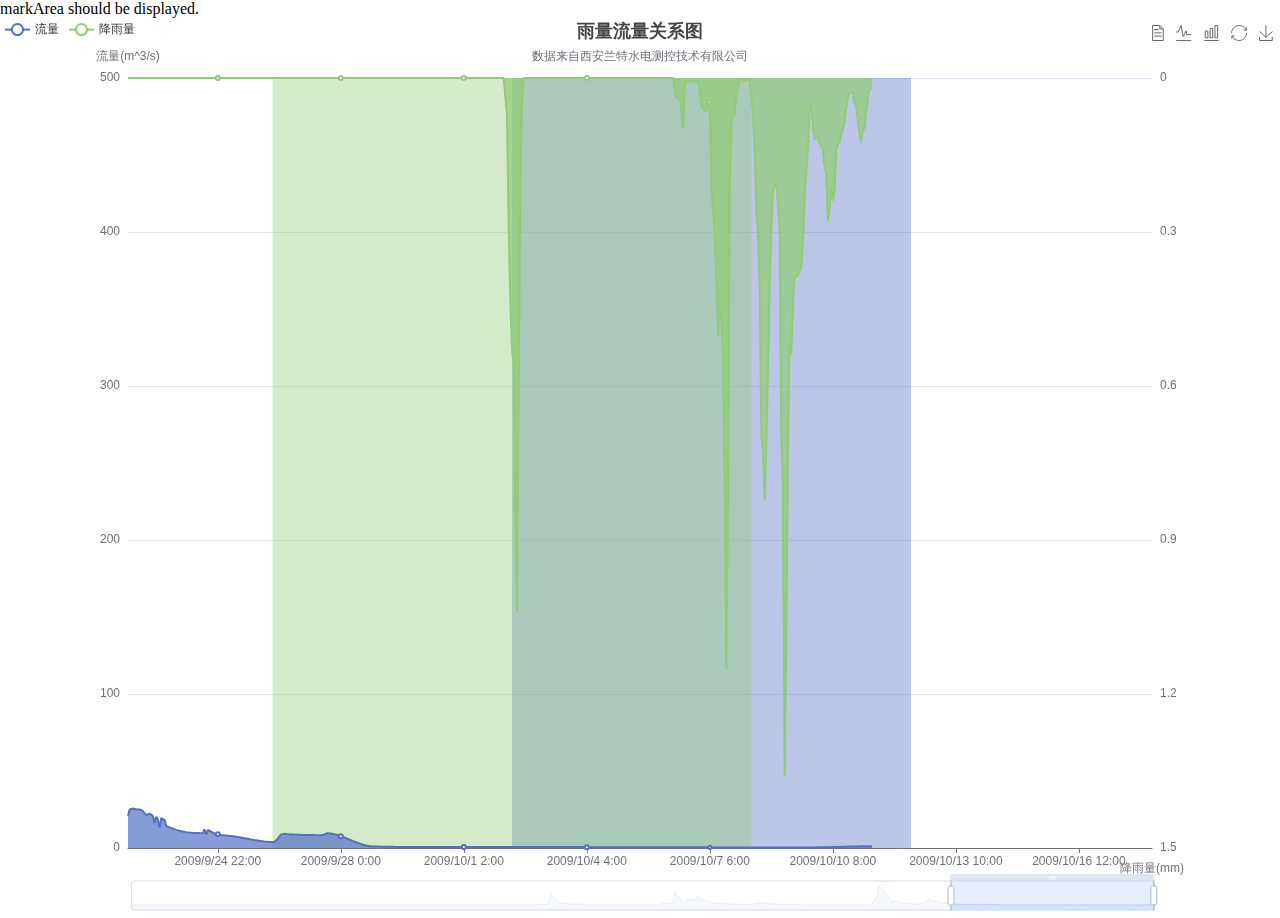
<file: incubator-echarts-5.0.0-rc.3/test/area2.html>
<!--
Licensed to the Apache Software Foundation (ASF) under one
or more contributor license agreements.  See the NOTICE file
distributed with this work for additional information
regarding copyright ownership.  The ASF licenses this file
to you under the Apache License, Version 2.0 (the
"License"); you may not use this file except in compliance
with the License.  You may obtain a copy of the License at

   http://www.apache.org/licenses/LICENSE-2.0

Unless required by applicable law or agreed to in writing,
software distributed under the License is distributed on an
"AS IS" BASIS, WITHOUT WARRANTIES OR CONDITIONS OF ANY
KIND, either express or implied.  See the License for the
specific language governing permissions and limitations
under the License.
-->

<html>
    <head>
        <meta charset="utf-8">
        <script src="lib/esl.js"></script>
        <script src="lib/config.js"></script>
        <meta name="viewport" content="user-scalable=no,width=device-width,height=device-height">
    </head>
    <body>
        <style>
            html, body, #main {
                width: 100%;
                height: 100%;
                margin: 0;
            }
        </style>
        markArea should be displayed.
        <div id="main"></div>
        <script>

            require([
                'echarts'
                // 'echarts/chart/line',
                // 'echarts/component/legend',
                // 'echarts/component/grid',
                // 'echarts/component/tooltip',
                // 'echarts/component/title',
                // 'echarts/component/dataZoom'
            ], function (echarts) {

                var chart = echarts.init(document.getElementById('main'), null, {

                });

                var sampling = 'none';

                chart.setOption({
                    title : {
                        text: '雨量流量关系图',
                        subtext: '数据来自西安兰特水电测控技术有限公司',
                        x: 'center'
                    },
                    tooltip : {
                        trigger: 'axis',
                        formatter: function(params) {
                            return params[0].name + '<br/>'
                                + (
                                    params[0]
                                    ? params[0].seriesName + ' : ' + params[0].value + ' (m^3/s)<br/>'
                                    : ''
                                )
                                + (
                                    params[1]
                                    ? params[1].seriesName + ' : ' + -params[1].value + ' (mm)'
                                    : ''
                                );
                        },
                        axisPointer: {
                            animation: false
                        }
                    },
                    legend: {
                        data:['流量','降雨量'],
                        x: 'left'
                    },
                    toolbox: {
                        show : true,
                        feature : {
                            mark : {show: true},
                            dataView : {show: true, readOnly: false},
                            magicType : {show: true, type: ['line', 'bar']},
                            restore : {show: true},
                            saveAsImage : {show: true}
                        }
                    },
                    dataZoom: [
                        {
                            show: true,
                            realtime: true,
                            start: 80,
                            end: 100
                        },
                        {
                            type: 'inside',
                            show: true,
                            realtime: true,
                            start: 80,
                            end: 100
                        }
                    ],
                    xAxis : [
                        {
                            type : 'category',
                            boundaryGap : false,
                            axisLine: {onZero: false},
                            data : [
                                '2009/6/12 2:00', '2009/6/12 3:00', '2009/6/12 4:00', '2009/6/12 5:00', '2009/6/12 6:00', '2009/6/12 7:00', '2009/6/12 8:00', '2009/6/12 9:00', '2009/6/12 10:00', '2009/6/12 11:00', '2009/6/12 12:00', '2009/6/12 13:00', '2009/6/12 14:00', '2009/6/12 15:00', '2009/6/12 16:00', '2009/6/12 17:00', '2009/6/12 18:00', '2009/6/12 19:00', '2009/6/12 20:00', '2009/6/12 21:00', '2009/6/12 22:00', '2009/6/12 23:00',
                                '2009/6/13 0:00', '2009/6/13 1:00', '2009/6/13 2:00', '2009/6/13 3:00', '2009/6/13 4:00', '2009/6/13 5:00', '2009/6/13 6:00', '2009/6/13 7:00', '2009/6/13 8:00', '2009/6/13 9:00', '2009/6/13 10:00', '2009/6/13 11:00', '2009/6/13 12:00', '2009/6/13 13:00', '2009/6/13 14:00', '2009/6/13 15:00', '2009/6/13 16:00', '2009/6/13 17:00', '2009/6/13 18:00', '2009/6/13 19:00', '2009/6/13 20:00', '2009/6/13 21:00', '2009/6/13 22:00', '2009/6/13 23:00',
                                '2009/6/14 0:00', '2009/6/14 1:00', '2009/6/14 2:00', '2009/6/14 3:00', '2009/6/14 4:00', '2009/6/14 5:00', '2009/6/14 6:00', '2009/6/14 7:00', '2009/6/14 8:00', '2009/6/14 9:00', '2009/6/14 10:00', '2009/6/14 11:00', '2009/6/14 12:00', '2009/6/14 13:00', '2009/6/14 14:00', '2009/6/14 15:00', '2009/6/14 16:00', '2009/6/14 17:00', '2009/6/14 18:00', '2009/6/14 19:00', '2009/6/14 20:00', '2009/6/14 21:00', '2009/6/14 22:00', '2009/6/14 23:00',
                                '2009/6/15 0:00', '2009/6/15 1:00', '2009/6/15 2:00', '2009/6/15 3:00', '2009/6/15 4:00', '2009/6/15 5:00', '2009/6/15 6:00', '2009/6/15 7:00', '2009/6/15 8:00', '2009/6/15 9:00', '2009/6/15 10:00', '2009/6/15 11:00', '2009/6/15 12:00', '2009/6/15 13:00', '2009/6/15 14:00', '2009/6/15 15:00', '2009/6/15 16:00', '2009/6/15 17:00', '2009/6/15 18:00', '2009/6/15 19:00', '2009/6/15 20:00', '2009/6/15 21:00', '2009/6/15 22:00', '2009/6/15 23:00',
                                '2009/6/15 0:00', '2009/6/16 1:00', '2009/6/16 2:00', '2009/6/16 3:00', '2009/6/16 4:00', '2009/6/16 5:00', '2009/6/16 6:00', '2009/6/16 7:00', '2009/6/16 8:00', '2009/6/16 9:00', '2009/6/16 10:00', '2009/6/16 11:00', '2009/6/16 12:00', '2009/6/16 13:00', '2009/6/16 14:00', '2009/6/16 15:00', '2009/6/16 16:00', '2009/6/16 17:00', '2009/6/16 18:00', '2009/6/16 19:00', '2009/6/16 20:00', '2009/6/16 21:00', '2009/6/16 22:00', '2009/6/16 23:00',
                                '2009/6/15 0:00', '2009/6/17 1:00', '2009/6/17 2:00', '2009/6/17 3:00', '2009/6/17 4:00', '2009/6/17 5:00', '2009/6/17 6:00', '2009/6/17 7:00', '2009/6/17 8:00', '2009/6/17 9:00', '2009/6/17 10:00', '2009/6/17 11:00', '2009/6/17 12:00', '2009/6/17 13:00', '2009/6/17 14:00', '2009/6/17 15:00', '2009/6/17 16:00', '2009/6/17 17:00', '2009/6/17 18:00', '2009/6/17 19:00', '2009/6/17 20:00', '2009/6/17 21:00', '2009/6/17 22:00', '2009/6/17 23:00',
                                '2009/6/18 0:00', '2009/6/18 1:00', '2009/6/18 2:00', '2009/6/18 3:00', '2009/6/18 4:00', '2009/6/18 5:00', '2009/6/18 6:00', '2009/6/18 7:00', '2009/6/18 8:00', '2009/6/18 9:00', '2009/6/18 10:00', '2009/6/18 11:00', '2009/6/18 12:00', '2009/6/18 13:00', '2009/6/18 14:00', '2009/6/18 15:00', '2009/6/18 16:00', '2009/6/18 17:00', '2009/6/18 18:00', '2009/6/18 19:00', '2009/6/18 20:00', '2009/6/18 21:00', '2009/6/18 22:00', '2009/6/18 23:00',
                                '2009/6/15 0:00', '2009/6/19 1:00', '2009/6/19 2:00', '2009/6/19 3:00', '2009/6/19 4:00', '2009/6/19 5:00', '2009/6/19 6:00', '2009/6/19 7:00', '2009/6/19 8:00', '2009/6/19 9:00', '2009/6/19 10:00', '2009/6/19 11:00', '2009/6/19 12:00', '2009/6/19 13:00', '2009/6/19 14:00', '2009/6/19 15:00', '2009/6/19 16:00', '2009/6/19 17:00', '2009/6/19 18:00', '2009/6/19 19:00', '2009/6/19 20:00', '2009/6/19 21:00', '2009/6/19 22:00', '2009/6/19 23:00',
                                '2009/6/20 0:00', '2009/6/20 1:00', '2009/6/20 2:00', '2009/6/20 3:00', '2009/6/20 4:00', '2009/6/20 5:00', '2009/6/20 6:00', '2009/6/20 7:00', '2009/6/20 8:00', '2009/6/20 9:00', '2009/6/20 10:00', '2009/6/20 11:00', '2009/6/20 12:00', '2009/6/20 13:00', '2009/6/20 14:00', '2009/6/20 15:00', '2009/6/20 16:00', '2009/6/20 17:00', '2009/6/20 18:00', '2009/6/20 19:00', '2009/6/20 20:00', '2009/6/20 21:00', '2009/6/20 22:00', '2009/6/20 23:00',
                                '2009/6/21 0:00', '2009/6/21 1:00', '2009/6/21 2:00', '2009/6/21 3:00', '2009/6/21 4:00', '2009/6/21 5:00', '2009/6/21 6:00', '2009/6/21 7:00', '2009/6/21 8:00', '2009/6/21 9:00', '2009/6/21 10:00', '2009/6/21 11:00', '2009/6/21 12:00', '2009/6/21 13:00', '2009/6/21 14:00', '2009/6/21 15:00', '2009/6/21 16:00', '2009/6/21 17:00', '2009/6/21 18:00', '2009/6/21 19:00', '2009/6/21 20:00', '2009/6/21 21:00', '2009/6/21 22:00', '2009/6/21 23:00',
                                '2009/6/22 0:00', '2009/6/22 1:00', '2009/6/22 2:00', '2009/6/22 3:00', '2009/6/22 4:00', '2009/6/22 5:00', '2009/6/22 6:00', '2009/6/22 7:00', '2009/6/22 8:00', '2009/6/22 9:00', '2009/6/22 10:00', '2009/6/22 11:00', '2009/6/22 12:00', '2009/6/22 13:00', '2009/6/22 14:00', '2009/6/22 15:00', '2009/6/22 16:00', '2009/6/22 17:00', '2009/6/22 18:00', '2009/6/22 19:00', '2009/6/22 20:00', '2009/6/22 21:00', '2009/6/22 22:00', '2009/6/22 23:00',
                                '2009/6/23 0:00', '2009/6/23 1:00', '2009/6/23 2:00', '2009/6/23 3:00', '2009/6/23 4:00', '2009/6/23 5:00', '2009/6/23 6:00', '2009/6/23 7:00', '2009/6/23 8:00', '2009/6/23 9:00', '2009/6/23 10:00', '2009/6/23 11:00', '2009/6/23 12:00', '2009/6/23 13:00', '2009/6/23 14:00', '2009/6/23 15:00', '2009/6/23 16:00', '2009/6/23 17:00', '2009/6/23 18:00', '2009/6/23 19:00', '2009/6/23 20:00', '2009/6/23 21:00', '2009/6/23 22:00', '2009/6/23 23:00',
                                '2009/6/24 0:00', '2009/6/24 1:00', '2009/6/24 2:00', '2009/6/24 3:00', '2009/6/24 4:00', '2009/6/24 5:00', '2009/6/24 6:00', '2009/6/24 7:00', '2009/6/24 8:00', '2009/6/24 9:00', '2009/6/24 10:00', '2009/6/24 11:00', '2009/6/24 12:00', '2009/6/24 13:00', '2009/6/24 14:00', '2009/6/24 15:00', '2009/6/24 16:00', '2009/6/24 17:00', '2009/6/24 18:00', '2009/6/24 19:00', '2009/6/24 20:00', '2009/6/24 21:00', '2009/6/24 22:00', '2009/6/24 23:00',
                                '2009/6/25 0:00', '2009/6/25 1:00', '2009/6/25 2:00', '2009/6/25 3:00', '2009/6/25 4:00', '2009/6/25 5:00', '2009/6/25 6:00', '2009/6/25 7:00', '2009/6/25 8:00', '2009/6/25 9:00', '2009/6/25 10:00', '2009/6/25 11:00', '2009/6/25 12:00', '2009/6/25 13:00', '2009/6/25 14:00', '2009/6/25 15:00', '2009/6/25 16:00', '2009/6/25 17:00', '2009/6/25 18:00', '2009/6/25 19:00', '2009/6/25 20:00', '2009/6/25 21:00', '2009/6/25 22:00', '2009/6/25 23:00',
                                '2009/6/26 0:00', '2009/6/26 1:00', '2009/6/26 2:00', '2009/6/26 3:00', '2009/6/26 4:00', '2009/6/26 5:00', '2009/6/26 6:00', '2009/6/26 7:00', '2009/6/26 8:00', '2009/6/26 9:00', '2009/6/26 10:00', '2009/6/26 11:00', '2009/6/26 12:00', '2009/6/26 13:00', '2009/6/26 14:00', '2009/6/26 15:00', '2009/6/26 16:00', '2009/6/26 17:00', '2009/6/26 18:00', '2009/6/26 19:00', '2009/6/26 20:00', '2009/6/26 21:00', '2009/6/26 22:00', '2009/6/26 23:00',
                                '2009/6/27 0:00', '2009/6/27 1:00', '2009/6/27 2:00', '2009/6/27 3:00', '2009/6/27 4:00', '2009/6/27 5:00', '2009/6/27 6:00', '2009/6/27 7:00', '2009/6/27 8:00', '2009/6/27 9:00', '2009/6/27 10:00', '2009/6/27 11:00', '2009/6/27 12:00', '2009/6/27 13:00', '2009/6/27 14:00', '2009/6/27 15:00', '2009/6/27 16:00', '2009/6/27 17:00', '2009/6/27 18:00', '2009/6/27 19:00', '2009/6/27 20:00', '2009/6/27 21:00', '2009/6/27 22:00', '2009/6/27 23:00',
                                '2009/6/28 0:00', '2009/6/28 1:00', '2009/6/28 2:00', '2009/6/28 3:00', '2009/6/28 4:00', '2009/6/28 5:00', '2009/6/28 6:00', '2009/6/28 7:00', '2009/6/28 8:00', '2009/6/28 9:00', '2009/6/28 10:00', '2009/6/28 11:00', '2009/6/28 12:00', '2009/6/28 13:00', '2009/6/28 14:00', '2009/6/28 15:00', '2009/6/28 16:00', '2009/6/28 17:00', '2009/6/28 18:00', '2009/6/28 19:00', '2009/6/28 20:00', '2009/6/28 21:00', '2009/6/28 22:00', '2009/6/28 23:00',
                                '2009/6/29 0:00', '2009/6/29 1:00', '2009/6/29 2:00', '2009/6/29 3:00', '2009/6/29 4:00', '2009/6/29 5:00', '2009/6/29 6:00', '2009/6/29 7:00', '2009/6/29 8:00', '2009/6/29 9:00', '2009/6/29 10:00', '2009/6/29 11:00', '2009/6/29 12:00', '2009/6/29 13:00', '2009/6/29 14:00', '2009/6/29 15:00', '2009/6/29 16:00', '2009/6/29 17:00', '2009/6/29 18:00', '2009/6/29 19:00', '2009/6/29 20:00', '2009/6/29 21:00', '2009/6/29 22:00', '2009/6/29 23:00',
                                '2009/6/30 0:00', '2009/6/30 1:00', '2009/6/30 2:00', '2009/6/30 3:00', '2009/6/30 4:00', '2009/6/30 5:00', '2009/6/30 6:00', '2009/6/30 7:00', '2009/6/30 8:00', '2009/6/30 9:00', '2009/6/30 10:00', '2009/6/30 11:00', '2009/6/30 12:00', '2009/6/30 13:00', '2009/6/30 14:00', '2009/6/30 15:00', '2009/6/30 16:00', '2009/6/30 17:00', '2009/6/30 18:00', '2009/6/30 19:00', '2009/6/30 20:00', '2009/6/30 21:00', '2009/6/30 22:00', '2009/6/30 23:00',
                                '2009/7/1 0:00', '2009/7/1 1:00', '2009/7/1 2:00', '2009/7/1 3:00', '2009/7/1 4:00', '2009/7/1 5:00', '2009/7/1 6:00', '2009/7/1 7:00', '2009/7/1 8:00', '2009/7/1 9:00', '2009/7/1 10:00', '2009/7/1 11:00', '2009/7/1 12:00', '2009/7/1 13:00', '2009/7/1 14:00', '2009/7/1 15:00', '2009/7/1 16:00', '2009/7/1 17:00', '2009/7/1 18:00', '2009/7/1 19:00', '2009/7/1 20:00', '2009/7/1 21:00', '2009/7/1 22:00', '2009/7/1 23:00',
                                '2009/7/2 0:00', '2009/7/2 1:00', '2009/7/2 2:00', '2009/7/2 3:00', '2009/7/2 4:00', '2009/7/2 5:00', '2009/7/2 6:00', '2009/7/2 7:00', '2009/7/2 8:00', '2009/7/2 9:00', '2009/7/2 10:00', '2009/7/2 11:00', '2009/7/2 12:00', '2009/7/2 13:00', '2009/7/2 14:00', '2009/7/2 15:00', '2009/7/2 16:00', '2009/7/2 17:00', '2009/7/2 18:00', '2009/7/2 19:00', '2009/7/2 20:00', '2009/7/2 21:00', '2009/7/2 22:00', '2009/7/2 23:00',
                                '2009/7/3 0:00', '2009/7/3 1:00', '2009/7/3 2:00', '2009/7/3 3:00', '2009/7/3 4:00', '2009/7/3 5:00', '2009/7/3 6:00', '2009/7/3 7:00', '2009/7/3 8:00', '2009/7/3 9:00', '2009/7/3 10:00', '2009/7/3 11:00', '2009/7/3 12:00', '2009/7/3 13:00', '2009/7/3 14:00', '2009/7/3 15:00', '2009/7/3 16:00', '2009/7/3 17:00', '2009/7/3 18:00', '2009/7/3 19:00', '2009/7/3 20:00', '2009/7/3 21:00', '2009/7/3 22:00', '2009/7/3 23:00',
                                '2009/7/4 0:00', '2009/7/4 1:00', '2009/7/4 2:00', '2009/7/4 3:00', '2009/7/4 4:00', '2009/7/4 5:00', '2009/7/4 6:00', '2009/7/4 7:00', '2009/7/4 8:00', '2009/7/4 9:00', '2009/7/4 10:00', '2009/7/4 11:00', '2009/7/4 12:00', '2009/7/4 13:00', '2009/7/4 14:00', '2009/7/4 15:00', '2009/7/4 16:00', '2009/7/4 17:00', '2009/7/4 18:00', '2009/7/4 19:00', '2009/7/4 20:00', '2009/7/4 21:00', '2009/7/4 22:00', '2009/7/4 23:00',
                                '2009/7/5 0:00', '2009/7/5 1:00', '2009/7/5 2:00', '2009/7/5 3:00', '2009/7/5 4:00', '2009/7/5 5:00', '2009/7/5 6:00', '2009/7/5 7:00', '2009/7/5 8:00', '2009/7/5 9:00', '2009/7/5 10:00', '2009/7/5 11:00', '2009/7/5 12:00', '2009/7/5 13:00', '2009/7/5 14:00', '2009/7/5 15:00', '2009/7/5 16:00', '2009/7/5 17:00', '2009/7/5 18:00', '2009/7/5 19:00', '2009/7/5 20:00', '2009/7/5 21:00', '2009/7/5 22:00', '2009/7/5 23:00',
                                '2009/7/6 0:00', '2009/7/6 1:00', '2009/7/6 2:00', '2009/7/6 3:00', '2009/7/6 4:00', '2009/7/6 5:00', '2009/7/6 6:00', '2009/7/6 7:00', '2009/7/6 8:00', '2009/7/6 9:00', '2009/7/6 10:00', '2009/7/6 11:00', '2009/7/6 12:00', '2009/7/6 13:00', '2009/7/6 14:00', '2009/7/6 15:00', '2009/7/6 16:00', '2009/7/6 17:00', '2009/7/6 18:00', '2009/7/6 19:00', '2009/7/6 20:00', '2009/7/6 21:00', '2009/7/6 22:00', '2009/7/6 23:00',
                                '2009/7/7 0:00', '2009/7/7 1:00', '2009/7/7 2:00', '2009/7/7 3:00', '2009/7/7 4:00', '2009/7/7 5:00', '2009/7/7 6:00', '2009/7/7 7:00', '2009/7/7 8:00', '2009/7/7 9:00', '2009/7/7 10:00', '2009/7/7 11:00', '2009/7/7 12:00', '2009/7/7 13:00', '2009/7/7 14:00', '2009/7/7 15:00', '2009/7/7 16:00', '2009/7/7 17:00', '2009/7/7 18:00', '2009/7/7 19:00', '2009/7/7 20:00', '2009/7/7 21:00', '2009/7/7 22:00', '2009/7/7 23:00',
                                '2009/7/8 0:00', '2009/7/8 1:00', '2009/7/8 2:00', '2009/7/8 3:00', '2009/7/8 4:00', '2009/7/8 5:00', '2009/7/8 6:00', '2009/7/8 7:00', '2009/7/8 8:00', '2009/7/8 9:00', '2009/7/8 10:00', '2009/7/8 11:00', '2009/7/8 12:00', '2009/7/8 13:00', '2009/7/8 14:00', '2009/7/8 15:00', '2009/7/8 16:00', '2009/7/8 17:00', '2009/7/8 18:00', '2009/7/8 19:00', '2009/7/8 20:00', '2009/7/8 21:00', '2009/7/8 22:00', '2009/7/8 23:00',
                                '2009/7/9 0:00', '2009/7/9 1:00', '2009/7/9 2:00', '2009/7/9 3:00', '2009/7/9 4:00', '2009/7/9 5:00', '2009/7/9 6:00', '2009/7/9 7:00', '2009/7/9 8:00', '2009/7/9 9:00', '2009/7/9 10:00', '2009/7/9 11:00', '2009/7/9 12:00', '2009/7/9 13:00', '2009/7/9 14:00', '2009/7/9 15:00', '2009/7/9 16:00', '2009/7/9 17:00', '2009/7/9 18:00', '2009/7/9 19:00', '2009/7/9 20:00', '2009/7/9 21:00', '2009/7/9 22:00', '2009/7/9 23:00',
                                '2009/7/10 0:00', '2009/7/10 1:00', '2009/7/10 2:00', '2009/7/10 3:00', '2009/7/10 4:00', '2009/7/10 5:00', '2009/7/10 6:00', '2009/7/10 7:00', '2009/7/10 8:00', '2009/7/10 9:00', '2009/7/10 10:00', '2009/7/10 11:00', '2009/7/10 12:00', '2009/7/10 13:00', '2009/7/10 14:00', '2009/7/10 15:00', '2009/7/10 16:00', '2009/7/10 17:00', '2009/7/10 18:00', '2009/7/10 19:00', '2009/7/10 20:00', '2009/7/10 21:00', '2009/7/10 22:00', '2009/7/10 23:00',
                                '2009/7/11 0:00', '2009/7/11 1:00', '2009/7/11 2:00', '2009/7/11 3:00', '2009/7/11 4:00', '2009/7/11 5:00', '2009/7/11 6:00', '2009/7/11 7:00', '2009/7/11 8:00', '2009/7/11 9:00', '2009/7/11 10:00', '2009/7/11 11:00', '2009/7/11 12:00', '2009/7/11 13:00', '2009/7/11 14:00', '2009/7/11 15:00', '2009/7/11 16:00', '2009/7/11 17:00', '2009/7/11 18:00', '2009/7/11 19:00', '2009/7/11 20:00', '2009/7/11 21:00', '2009/7/11 22:00', '2009/7/11 23:00',
                                '2009/7/12 0:00', '2009/7/12 1:00', '2009/7/12 2:00', '2009/7/12 3:00', '2009/7/12 4:00', '2009/7/12 5:00', '2009/7/12 6:00', '2009/7/12 7:00', '2009/7/12 8:00', '2009/7/12 9:00', '2009/7/12 10:00', '2009/7/12 11:00', '2009/7/12 12:00', '2009/7/12 13:00', '2009/7/12 14:00', '2009/7/12 15:00', '2009/7/12 16:00', '2009/7/12 17:00', '2009/7/12 18:00', '2009/7/12 19:00', '2009/7/12 20:00', '2009/7/12 21:00', '2009/7/12 22:00', '2009/7/12 23:00',
                                '2009/7/13 0:00', '2009/7/13 1:00', '2009/7/13 2:00', '2009/7/13 3:00', '2009/7/13 4:00', '2009/7/13 5:00', '2009/7/13 6:00', '2009/7/13 7:00', '2009/7/13 8:00', '2009/7/13 9:00', '2009/7/13 10:00', '2009/7/13 11:00', '2009/7/13 12:00', '2009/7/13 13:00', '2009/7/13 14:00', '2009/7/13 15:00', '2009/7/13 16:00', '2009/7/13 17:00', '2009/7/13 18:00', '2009/7/13 19:00', '2009/7/13 20:00', '2009/7/13 21:00', '2009/7/13 22:00', '2009/7/13 23:00',
                                '2009/7/14 0:00', '2009/7/14 1:00', '2009/7/14 2:00', '2009/7/14 3:00', '2009/7/14 4:00', '2009/7/14 5:00', '2009/7/14 6:00', '2009/7/14 7:00', '2009/7/14 8:00', '2009/7/14 9:00', '2009/7/14 10:00', '2009/7/14 11:00', '2009/7/14 12:00', '2009/7/14 13:00', '2009/7/14 14:00', '2009/7/14 15:00', '2009/7/14 16:00', '2009/7/14 17:00', '2009/7/14 18:00', '2009/7/14 19:00', '2009/7/14 20:00', '2009/7/14 21:00', '2009/7/14 22:00', '2009/7/14 23:00',
                                '2009/7/15 0:00', '2009/7/15 1:00', '2009/7/15 2:00', '2009/7/15 3:00', '2009/7/15 4:00', '2009/7/15 5:00', '2009/7/15 6:00', '2009/7/15 7:00', '2009/7/15 8:00', '2009/7/15 9:00', '2009/7/15 10:00', '2009/7/15 11:00', '2009/7/15 12:00', '2009/7/15 13:00', '2009/7/15 14:00', '2009/7/15 15:00', '2009/7/15 16:00', '2009/7/15 17:00', '2009/7/15 18:00', '2009/7/15 19:00', '2009/7/15 20:00', '2009/7/15 21:00', '2009/7/15 22:00', '2009/7/15 23:00',
                                '2009/7/16 0:00', '2009/7/16 1:00', '2009/7/16 2:00', '2009/7/16 3:00', '2009/7/16 4:00', '2009/7/16 5:00', '2009/7/16 6:00', '2009/7/16 7:00', '2009/7/16 8:00', '2009/7/16 9:00', '2009/7/16 10:00', '2009/7/16 11:00', '2009/7/16 12:00', '2009/7/16 13:00', '2009/7/16 14:00', '2009/7/16 15:00', '2009/7/16 16:00', '2009/7/16 17:00', '2009/7/16 18:00', '2009/7/16 19:00', '2009/7/16 20:00', '2009/7/16 21:00', '2009/7/16 22:00', '2009/7/16 23:00',
                                '2009/7/17 0:00', '2009/7/17 1:00', '2009/7/17 2:00', '2009/7/17 3:00', '2009/7/17 4:00', '2009/7/17 5:00', '2009/7/17 6:00', '2009/7/17 7:00', '2009/7/17 8:00', '2009/7/17 9:00', '2009/7/17 10:00', '2009/7/17 11:00', '2009/7/17 12:00', '2009/7/17 13:00', '2009/7/17 14:00', '2009/7/17 15:00', '2009/7/17 16:00', '2009/7/17 17:00', '2009/7/17 18:00', '2009/7/17 19:00', '2009/7/17 20:00', '2009/7/17 21:00', '2009/7/17 22:00', '2009/7/17 23:00',
                                '2009/7/18 0:00', '2009/7/18 1:00', '2009/7/18 2:00', '2009/7/18 3:00', '2009/7/18 4:00', '2009/7/18 5:00', '2009/7/18 6:00', '2009/7/18 7:00', '2009/7/18 8:00', '2009/7/18 9:00', '2009/7/18 10:00', '2009/7/18 11:00', '2009/7/18 12:00', '2009/7/18 13:00', '2009/7/18 14:00', '2009/7/18 15:00', '2009/7/18 16:00', '2009/7/18 17:00', '2009/7/18 18:00', '2009/7/18 19:00', '2009/7/18 20:00', '2009/7/18 21:00', '2009/7/18 22:00', '2009/7/18 23:00',
                                '2009/7/19 0:00', '2009/7/19 1:00', '2009/7/19 2:00', '2009/7/19 3:00', '2009/7/19 4:00', '2009/7/19 5:00', '2009/7/19 6:00', '2009/7/19 7:00', '2009/7/19 8:00', '2009/7/19 9:00', '2009/7/19 10:00', '2009/7/19 11:00', '2009/7/19 12:00', '2009/7/19 13:00', '2009/7/19 14:00', '2009/7/19 15:00', '2009/7/19 16:00', '2009/7/19 17:00', '2009/7/19 18:00', '2009/7/19 19:00', '2009/7/19 20:00', '2009/7/19 21:00', '2009/7/19 22:00', '2009/7/19 23:00',
                                '2009/7/20 0:00', '2009/7/20 1:00', '2009/7/20 2:00', '2009/7/20 3:00', '2009/7/20 4:00', '2009/7/20 5:00', '2009/7/20 6:00', '2009/7/20 7:00', '2009/7/20 8:00', '2009/7/20 9:00', '2009/7/20 10:00', '2009/7/20 11:00', '2009/7/20 12:00', '2009/7/20 13:00', '2009/7/20 14:00', '2009/7/20 15:00', '2009/7/20 16:00', '2009/7/20 17:00', '2009/7/20 18:00', '2009/7/20 19:00', '2009/7/20 20:00', '2009/7/20 21:00', '2009/7/20 22:00', '2009/7/20 23:00',
                                '2009/7/21 0:00', '2009/7/21 1:00', '2009/7/21 2:00', '2009/7/21 3:00', '2009/7/21 4:00', '2009/7/21 5:00', '2009/7/21 6:00', '2009/7/21 7:00', '2009/7/21 8:00', '2009/7/21 9:00', '2009/7/21 10:00', '2009/7/21 11:00', '2009/7/21 12:00', '2009/7/21 13:00', '2009/7/21 14:00', '2009/7/21 15:00', '2009/7/21 16:00', '2009/7/21 17:00', '2009/7/21 18:00', '2009/7/21 19:00', '2009/7/21 20:00', '2009/7/21 21:00', '2009/7/21 22:00', '2009/7/21 23:00',
                                '2009/7/22 0:00', '2009/7/22 1:00', '2009/7/22 2:00', '2009/7/22 3:00', '2009/7/22 4:00', '2009/7/22 5:00', '2009/7/22 6:00', '2009/7/22 7:00', '2009/7/22 8:00', '2009/7/22 9:00', '2009/7/22 10:00', '2009/7/22 11:00', '2009/7/22 12:00', '2009/7/22 13:00', '2009/7/22 14:00', '2009/7/22 15:00', '2009/7/22 16:00', '2009/7/22 17:00', '2009/7/22 18:00', '2009/7/22 19:00', '2009/7/22 20:00', '2009/7/22 21:00', '2009/7/22 22:00', '2009/7/22 23:00',
                                '2009/7/23 0:00', '2009/7/23 1:00', '2009/7/23 2:00', '2009/7/23 3:00', '2009/7/23 4:00', '2009/7/23 5:00', '2009/7/23 6:00', '2009/7/23 7:00', '2009/7/23 8:00', '2009/7/23 9:00', '2009/7/23 10:00', '2009/7/23 11:00', '2009/7/23 12:00', '2009/7/23 13:00', '2009/7/23 14:00', '2009/7/23 15:00', '2009/7/23 16:00', '2009/7/23 17:00', '2009/7/23 18:00', '2009/7/23 19:00', '2009/7/23 20:00', '2009/7/23 21:00', '2009/7/23 22:00', '2009/7/23 23:00',
                                '2009/7/24 0:00', '2009/7/24 1:00', '2009/7/24 2:00', '2009/7/24 3:00', '2009/7/24 4:00', '2009/7/24 5:00', '2009/7/24 6:00', '2009/7/24 7:00', '2009/7/24 8:00', '2009/7/24 9:00', '2009/7/24 10:00', '2009/7/24 11:00', '2009/7/24 12:00', '2009/7/24 13:00', '2009/7/24 14:00', '2009/7/24 15:00', '2009/7/24 16:00', '2009/7/24 17:00', '2009/7/24 18:00', '2009/7/24 19:00', '2009/7/24 20:00', '2009/7/24 21:00', '2009/7/24 22:00', '2009/7/24 23:00',
                                '2009/7/25 0:00', '2009/7/25 1:00', '2009/7/25 2:00', '2009/7/25 3:00', '2009/7/25 4:00', '2009/7/25 5:00', '2009/7/25 6:00', '2009/7/25 7:00', '2009/7/25 8:00', '2009/7/25 9:00', '2009/7/25 10:00', '2009/7/25 11:00', '2009/7/25 12:00', '2009/7/25 13:00', '2009/7/25 14:00', '2009/7/25 15:00', '2009/7/25 16:00', '2009/7/25 17:00', '2009/7/25 18:00', '2009/7/25 19:00', '2009/7/25 20:00', '2009/7/25 21:00', '2009/7/25 22:00', '2009/7/25 23:00',
                                '2009/7/26 0:00', '2009/7/26 1:00', '2009/7/26 2:00', '2009/7/26 3:00', '2009/7/26 4:00', '2009/7/26 5:00', '2009/7/26 6:00', '2009/7/26 7:00', '2009/7/26 8:00', '2009/7/26 9:00', '2009/7/26 10:00', '2009/7/26 11:00', '2009/7/26 12:00', '2009/7/26 13:00', '2009/7/26 14:00', '2009/7/26 15:00', '2009/7/26 16:00', '2009/7/26 17:00', '2009/7/26 18:00', '2009/7/26 19:00', '2009/7/26 20:00', '2009/7/26 21:00', '2009/7/26 22:00', '2009/7/26 23:00',
                                '2009/7/27 0:00', '2009/7/27 1:00', '2009/7/27 2:00', '2009/7/27 3:00', '2009/7/27 4:00', '2009/7/27 5:00', '2009/7/27 6:00', '2009/7/27 7:00', '2009/7/27 8:00', '2009/7/27 9:00', '2009/7/27 10:00', '2009/7/27 11:00', '2009/7/27 12:00', '2009/7/27 13:00', '2009/7/27 14:00', '2009/7/27 15:00', '2009/7/27 16:00', '2009/7/27 17:00', '2009/7/27 18:00', '2009/7/27 19:00', '2009/7/27 20:00', '2009/7/27 21:00', '2009/7/27 22:00', '2009/7/27 23:00',
                                '2009/7/28 0:00', '2009/7/28 1:00', '2009/7/28 2:00', '2009/7/28 3:00', '2009/7/28 4:00', '2009/7/28 5:00', '2009/7/28 6:00', '2009/7/28 7:00', '2009/7/28 8:00', '2009/7/28 9:00', '2009/7/28 10:00', '2009/7/28 11:00', '2009/7/28 12:00', '2009/7/28 13:00', '2009/7/28 14:00', '2009/7/28 15:00', '2009/7/28 16:00', '2009/7/28 17:00', '2009/7/28 18:00', '2009/7/28 19:00', '2009/7/28 20:00', '2009/7/28 21:00', '2009/7/28 22:00', '2009/7/28 23:00',
                                '2009/7/29 0:00', '2009/7/29 1:00', '2009/7/29 2:00', '2009/7/29 3:00', '2009/7/29 4:00', '2009/7/29 5:00', '2009/7/29 6:00', '2009/7/29 7:00', '2009/7/29 8:00', '2009/7/29 9:00', '2009/7/29 10:00', '2009/7/29 11:00', '2009/7/29 12:00', '2009/7/29 13:00', '2009/7/29 14:00', '2009/7/29 15:00', '2009/7/29 16:00', '2009/7/29 17:00', '2009/7/29 18:00', '2009/7/29 19:00', '2009/7/29 20:00', '2009/7/29 21:00', '2009/7/29 22:00', '2009/7/29 23:00',
                                '2009/7/30 0:00', '2009/7/30 1:00', '2009/7/30 2:00', '2009/7/30 3:00', '2009/7/30 4:00', '2009/7/30 5:00', '2009/7/30 6:00', '2009/7/30 7:00', '2009/7/30 8:00', '2009/7/30 9:00', '2009/7/30 10:00', '2009/7/30 11:00', '2009/7/30 12:00', '2009/7/30 13:00', '2009/7/30 14:00', '2009/7/30 15:00', '2009/7/30 16:00', '2009/7/30 17:00', '2009/7/30 18:00', '2009/7/30 19:00', '2009/7/30 20:00', '2009/7/30 21:00', '2009/7/30 22:00', '2009/7/30 23:00',
                                '2009/7/31 0:00', '2009/7/31 1:00', '2009/7/31 2:00', '2009/7/31 3:00', '2009/7/31 4:00', '2009/7/31 5:00', '2009/7/31 6:00', '2009/7/31 7:00', '2009/7/31 8:00', '2009/7/31 9:00', '2009/7/31 10:00', '2009/7/31 11:00', '2009/7/31 12:00', '2009/7/31 13:00', '2009/7/31 14:00', '2009/7/31 15:00', '2009/7/31 16:00', '2009/7/31 17:00', '2009/7/31 18:00', '2009/7/31 19:00', '2009/7/31 20:00', '2009/7/31 21:00', '2009/7/31 22:00', '2009/7/31 23:00',
                                '2009/8/1 0:00', '2009/8/1 1:00', '2009/8/1 2:00', '2009/8/1 3:00', '2009/8/1 4:00', '2009/8/1 5:00', '2009/8/1 6:00', '2009/8/1 7:00', '2009/8/1 8:00', '2009/8/1 9:00', '2009/8/1 10:00', '2009/8/1 11:00', '2009/8/1 12:00', '2009/8/1 13:00', '2009/8/1 14:00', '2009/8/1 15:00', '2009/8/1 16:00', '2009/8/1 17:00', '2009/8/1 18:00', '2009/8/1 19:00', '2009/8/1 20:00', '2009/8/1 21:00', '2009/8/1 22:00', '2009/8/1 23:00', '2009/8/2 0:00', '2009/8/2 1:00', '2009/8/2 2:00', '2009/8/2 3:00', '2009/8/2 4:00', '2009/8/2 5:00', '2009/8/2 6:00', '2009/8/2 7:00', '2009/8/2 8:00', '2009/8/2 9:00', '2009/8/2 10:00', '2009/8/2 11:00', '2009/8/2 12:00', '2009/8/2 13:00', '2009/8/2 14:00', '2009/8/2 15:00', '2009/8/2 16:00', '2009/8/2 17:00', '2009/8/2 18:00', '2009/8/2 19:00', '2009/8/2 20:00', '2009/8/2 21:00', '2009/8/2 22:00', '2009/8/2 23:00', '2009/8/3 0:00', '2009/8/3 1:00', '2009/8/3 2:00', '2009/8/3 3:00', '2009/8/3 4:00', '2009/8/3 5:00', '2009/8/3 6:00', '2009/8/3 7:00', '2009/8/3 8:00', '2009/8/3 9:00', '2009/8/3 10:00', '2009/8/3 11:00', '2009/8/3 12:00', '2009/8/3 13:00', '2009/8/3 14:00', '2009/8/3 15:00', '2009/8/3 16:00', '2009/8/3 17:00', '2009/8/3 18:00', '2009/8/3 19:00', '2009/8/3 20:00', '2009/8/3 21:00', '2009/8/3 22:00', '2009/8/3 23:00', '2009/8/4 0:00', '2009/8/4 1:00', '2009/8/4 2:00', '2009/8/4 3:00', '2009/8/4 4:00', '2009/8/4 5:00', '2009/8/4 6:00', '2009/8/4 7:00', '2009/8/4 8:00', '2009/8/4 9:00', '2009/8/4 10:00', '2009/8/4 11:00', '2009/8/4 12:00', '2009/8/4 13:00', '2009/8/4 14:00', '2009/8/4 15:00', '2009/8/4 16:00', '2009/8/4 17:00', '2009/8/4 18:00', '2009/8/4 19:00', '2009/8/4 20:00', '2009/8/4 21:00', '2009/8/4 22:00', '2009/8/4 23:00', '2009/8/5 0:00', '2009/8/5 1:00', '2009/8/5 2:00', '2009/8/5 3:00', '2009/8/5 4:00', '2009/8/5 5:00', '2009/8/5 6:00', '2009/8/5 7:00', '2009/8/5 8:00', '2009/8/5 9:00', '2009/8/5 10:00', '2009/8/5 11:00', '2009/8/5 12:00', '2009/8/5 13:00', '2009/8/5 14:00', '2009/8/5 15:00', '2009/8/5 16:00', '2009/8/5 17:00', '2009/8/5 18:00', '2009/8/5 19:00', '2009/8/5 20:00', '2009/8/5 21:00', '2009/8/5 22:00', '2009/8/5 23:00', '2009/8/6 0:00', '2009/8/6 1:00', '2009/8/6 2:00', '2009/8/6 3:00', '2009/8/6 4:00', '2009/8/6 5:00', '2009/8/6 6:00', '2009/8/6 7:00', '2009/8/6 8:00', '2009/8/6 9:00', '2009/8/6 10:00', '2009/8/6 11:00', '2009/8/6 12:00', '2009/8/6 13:00', '2009/8/6 14:00', '2009/8/6 15:00', '2009/8/6 16:00', '2009/8/6 17:00', '2009/8/6 18:00', '2009/8/6 19:00', '2009/8/6 20:00', '2009/8/6 21:00', '2009/8/6 22:00', '2009/8/6 23:00', '2009/8/7 0:00', '2009/8/7 1:00', '2009/8/7 2:00', '2009/8/7 3:00', '2009/8/7 4:00', '2009/8/7 5:00', '2009/8/7 6:00', '2009/8/7 7:00', '2009/8/7 8:00', '2009/8/7 9:00', '2009/8/7 10:00', '2009/8/7 11:00', '2009/8/7 12:00', '2009/8/7 13:00', '2009/8/7 14:00', '2009/8/7 15:00', '2009/8/7 16:00', '2009/8/7 17:00', '2009/8/7 18:00', '2009/8/7 19:00', '2009/8/7 20:00', '2009/8/7 21:00', '2009/8/7 22:00', '2009/8/7 23:00', '2009/8/8 0:00', '2009/8/8 1:00', '2009/8/8 2:00', '2009/8/8 3:00', '2009/8/8 4:00', '2009/8/8 5:00', '2009/8/8 6:00', '2009/8/8 7:00', '2009/8/8 8:00', '2009/8/8 9:00', '2009/8/8 10:00', '2009/8/8 11:00', '2009/8/8 12:00', '2009/8/8 13:00', '2009/8/8 14:00', '2009/8/8 15:00', '2009/8/8 16:00', '2009/8/8 17:00', '2009/8/8 18:00', '2009/8/8 19:00', '2009/8/8 20:00', '2009/8/8 21:00', '2009/8/8 22:00', '2009/8/8 23:00', '2009/8/9 0:00', '2009/8/9 1:00', '2009/8/9 2:00', '2009/8/9 3:00', '2009/8/9 4:00', '2009/8/9 5:00', '2009/8/9 6:00', '2009/8/9 7:00', '2009/8/9 8:00', '2009/8/9 9:00', '2009/8/9 10:00', '2009/8/9 11:00', '2009/8/9 12:00', '2009/8/9 13:00', '2009/8/9 14:00', '2009/8/9 15:00', '2009/8/9 16:00', '2009/8/9 17:00', '2009/8/9 18:00', '2009/8/9 19:00', '2009/8/9 20:00', '2009/8/9 21:00', '2009/8/9 22:00', '2009/8/9 23:00', '2009/8/10 0:00', '2009/8/10 1:00', '2009/8/10 2:00', '2009/8/10 3:00', '2009/8/10 4:00', '2009/8/10 5:00', '2009/8/10 6:00', '2009/8/10 7:00', '2009/8/10 8:00', '2009/8/10 9:00', '2009/8/10 10:00', '2009/8/10 11:00', '2009/8/10 12:00', '2009/8/10 13:00', '2009/8/10 14:00', '2009/8/10 15:00', '2009/8/10 16:00', '2009/8/10 17:00', '2009/8/10 18:00', '2009/8/10 19:00', '2009/8/10 20:00', '2009/8/10 21:00', '2009/8/10 22:00', '2009/8/10 23:00', '2009/8/11 0:00', '2009/8/11 1:00', '2009/8/11 2:00', '2009/8/11 3:00', '2009/8/11 4:00', '2009/8/11 5:00', '2009/8/11 6:00', '2009/8/11 7:00', '2009/8/11 8:00', '2009/8/11 9:00', '2009/8/11 10:00', '2009/8/11 11:00', '2009/8/11 12:00', '2009/8/11 13:00', '2009/8/11 14:00', '2009/8/11 15:00', '2009/8/11 16:00', '2009/8/11 17:00', '2009/8/11 18:00', '2009/8/11 19:00', '2009/8/11 20:00', '2009/8/11 21:00', '2009/8/11 22:00', '2009/8/11 23:00', '2009/8/12 0:00', '2009/8/12 1:00', '2009/8/12 2:00', '2009/8/12 3:00', '2009/8/12 4:00', '2009/8/12 5:00', '2009/8/12 6:00', '2009/8/12 7:00', '2009/8/12 8:00', '2009/8/12 9:00', '2009/8/12 10:00', '2009/8/12 11:00', '2009/8/12 12:00', '2009/8/12 13:00', '2009/8/12 14:00', '2009/8/12 15:00', '2009/8/12 16:00', '2009/8/12 17:00', '2009/8/12 18:00', '2009/8/12 19:00', '2009/8/12 20:00', '2009/8/12 21:00', '2009/8/12 22:00', '2009/8/12 23:00', '2009/8/13 0:00', '2009/8/13 1:00', '2009/8/13 2:00', '2009/8/13 3:00', '2009/8/13 4:00', '2009/8/13 5:00', '2009/8/13 6:00', '2009/8/13 7:00', '2009/8/13 8:00', '2009/8/13 9:00', '2009/8/13 10:00', '2009/8/13 11:00', '2009/8/13 12:00', '2009/8/13 13:00', '2009/8/13 14:00', '2009/8/13 15:00', '2009/8/13 16:00', '2009/8/13 17:00', '2009/8/13 18:00', '2009/8/13 19:00', '2009/8/13 20:00', '2009/8/13 21:00', '2009/8/13 22:00', '2009/8/13 23:00', '2009/8/14 0:00', '2009/8/14 1:00', '2009/8/14 2:00', '2009/8/14 3:00', '2009/8/14 4:00', '2009/8/14 5:00', '2009/8/14 6:00', '2009/8/14 7:00', '2009/8/14 8:00', '2009/8/14 9:00', '2009/8/14 10:00', '2009/8/14 11:00', '2009/8/14 12:00', '2009/8/14 13:00', '2009/8/14 14:00', '2009/8/14 15:00', '2009/8/14 16:00', '2009/8/14 17:00', '2009/8/14 18:00', '2009/8/14 19:00', '2009/8/14 20:00', '2009/8/14 21:00', '2009/8/14 22:00', '2009/8/14 23:00', '2009/8/15 0:00', '2009/8/15 1:00', '2009/8/15 2:00', '2009/8/15 3:00', '2009/8/15 4:00', '2009/8/15 5:00', '2009/8/15 6:00', '2009/8/15 7:00', '2009/8/15 8:00', '2009/8/15 9:00', '2009/8/15 10:00', '2009/8/15 11:00', '2009/8/15 12:00', '2009/8/15 13:00', '2009/8/15 14:00', '2009/8/15 15:00', '2009/8/15 16:00', '2009/8/15 17:00', '2009/8/15 18:00', '2009/8/15 19:00', '2009/8/15 20:00', '2009/8/15 21:00', '2009/8/15 22:00', '2009/8/15 23:00', '2009/8/16 0:00', '2009/8/16 1:00', '2009/8/16 2:00', '2009/8/16 3:00', '2009/8/16 4:00', '2009/8/16 5:00', '2009/8/16 6:00', '2009/8/16 7:00', '2009/8/16 8:00', '2009/8/16 9:00', '2009/8/16 10:00', '2009/8/16 11:00', '2009/8/16 12:00', '2009/8/16 13:00', '2009/8/16 14:00', '2009/8/16 15:00', '2009/8/16 16:00', '2009/8/16 17:00', '2009/8/16 18:00', '2009/8/16 19:00', '2009/8/16 20:00', '2009/8/16 21:00', '2009/8/16 22:00', '2009/8/16 23:00', '2009/8/17 0:00', '2009/8/17 1:00', '2009/8/17 2:00', '2009/8/17 3:00', '2009/8/17 4:00', '2009/8/17 5:00', '2009/8/17 6:00', '2009/8/17 7:00', '2009/8/17 8:00', '2009/8/17 9:00', '2009/8/17 10:00', '2009/8/17 11:00', '2009/8/17 12:00', '2009/8/17 13:00', '2009/8/17 14:00', '2009/8/17 15:00', '2009/8/17 16:00', '2009/8/17 17:00', '2009/8/17 18:00', '2009/8/17 19:00', '2009/8/17 20:00', '2009/8/17 21:00', '2009/8/17 22:00', '2009/8/17 23:00', '2009/8/18 0:00', '2009/8/18 1:00', '2009/8/18 2:00', '2009/8/18 3:00', '2009/8/18 4:00', '2009/8/18 5:00', '2009/8/18 6:00', '2009/8/18 7:00', '2009/8/18 8:00', '2009/8/18 9:00', '2009/8/18 10:00', '2009/8/18 11:00', '2009/8/18 12:00', '2009/8/18 13:00', '2009/8/18 14:00', '2009/8/18 15:00', '2009/8/18 16:00', '2009/8/18 17:00', '2009/8/18 18:00', '2009/8/18 19:00', '2009/8/18 20:00', '2009/8/18 21:00', '2009/8/18 22:00', '2009/8/18 23:00', '2009/8/19 0:00', '2009/8/19 1:00', '2009/8/19 2:00', '2009/8/19 3:00', '2009/8/19 4:00', '2009/8/19 5:00', '2009/8/19 6:00', '2009/8/19 7:00', '2009/8/19 8:00', '2009/8/19 9:00', '2009/8/19 10:00', '2009/8/19 11:00', '2009/8/19 12:00', '2009/8/19 13:00', '2009/8/19 14:00', '2009/8/19 15:00', '2009/8/19 16:00', '2009/8/19 17:00', '2009/8/19 18:00', '2009/8/19 19:00', '2009/8/19 20:00', '2009/8/19 21:00', '2009/8/19 22:00', '2009/8/19 23:00', '2009/8/20 0:00', '2009/8/20 1:00', '2009/8/20 2:00', '2009/8/20 3:00', '2009/8/20 4:00', '2009/8/20 5:00', '2009/8/20 6:00', '2009/8/20 7:00', '2009/8/20 8:00', '2009/8/20 9:00', '2009/8/20 10:00', '2009/8/20 11:00', '2009/8/20 12:00', '2009/8/20 13:00', '2009/8/20 14:00', '2009/8/20 15:00', '2009/8/20 16:00', '2009/8/20 17:00', '2009/8/20 18:00', '2009/8/20 19:00', '2009/8/20 20:00', '2009/8/20 21:00', '2009/8/20 22:00', '2009/8/20 23:00', '2009/8/21 0:00', '2009/8/21 1:00', '2009/8/21 2:00', '2009/8/21 3:00', '2009/8/21 4:00', '2009/8/21 5:00', '2009/8/21 6:00', '2009/8/21 7:00', '2009/8/21 8:00', '2009/8/21 9:00', '2009/8/21 10:00', '2009/8/21 11:00', '2009/8/21 12:00', '2009/8/21 13:00', '2009/8/21 14:00', '2009/8/21 15:00', '2009/8/21 16:00', '2009/8/21 17:00', '2009/8/21 18:00', '2009/8/21 19:00', '2009/8/21 20:00', '2009/8/21 21:00', '2009/8/21 22:00', '2009/8/21 23:00', '2009/8/22 0:00', '2009/8/22 1:00', '2009/8/22 2:00', '2009/8/22 3:00', '2009/8/22 4:00', '2009/8/22 5:00', '2009/8/22 6:00', '2009/8/22 7:00', '2009/8/22 8:00', '2009/8/22 9:00', '2009/8/22 10:00', '2009/8/22 11:00', '2009/8/22 12:00', '2009/8/22 13:00', '2009/8/22 14:00', '2009/8/22 15:00', '2009/8/22 16:00', '2009/8/22 17:00', '2009/8/22 18:00', '2009/8/22 19:00', '2009/8/22 20:00', '2009/8/22 21:00', '2009/8/22 22:00', '2009/8/22 23:00', '2009/8/23 0:00', '2009/8/23 1:00', '2009/8/23 2:00', '2009/8/23 3:00', '2009/8/23 4:00', '2009/8/23 5:00', '2009/8/23 6:00', '2009/8/23 7:00', '2009/8/23 8:00', '2009/8/23 9:00', '2009/8/23 10:00', '2009/8/23 11:00', '2009/8/23 12:00', '2009/8/23 13:00', '2009/8/23 14:00', '2009/8/23 15:00', '2009/8/23 16:00', '2009/8/23 17:00', '2009/8/23 18:00', '2009/8/23 19:00', '2009/8/23 20:00', '2009/8/23 21:00', '2009/8/23 22:00', '2009/8/23 23:00', '2009/8/24 0:00', '2009/8/24 1:00', '2009/8/24 2:00', '2009/8/24 3:00', '2009/8/24 4:00', '2009/8/24 5:00', '2009/8/24 6:00', '2009/8/24 7:00', '2009/8/24 8:00', '2009/8/24 9:00', '2009/8/24 10:00', '2009/8/24 11:00', '2009/8/24 12:00', '2009/8/24 13:00', '2009/8/24 14:00', '2009/8/24 15:00', '2009/8/24 16:00', '2009/8/24 17:00', '2009/8/24 18:00', '2009/8/24 19:00', '2009/8/24 20:00', '2009/8/24 21:00', '2009/8/24 22:00', '2009/8/24 23:00', '2009/8/25 0:00', '2009/8/25 1:00', '2009/8/25 2:00', '2009/8/25 3:00', '2009/8/25 4:00', '2009/8/25 5:00', '2009/8/25 6:00', '2009/8/25 7:00', '2009/8/25 8:00', '2009/8/25 9:00', '2009/8/25 10:00', '2009/8/25 11:00', '2009/8/25 12:00', '2009/8/25 13:00', '2009/8/25 14:00', '2009/8/25 15:00', '2009/8/25 16:00', '2009/8/25 17:00', '2009/8/25 18:00', '2009/8/25 19:00', '2009/8/25 20:00', '2009/8/25 21:00', '2009/8/25 22:00', '2009/8/25 23:00', '2009/8/26 0:00', '2009/8/26 1:00', '2009/8/26 2:00', '2009/8/26 3:00', '2009/8/26 4:00', '2009/8/26 5:00', '2009/8/26 6:00', '2009/8/26 7:00', '2009/8/26 8:00', '2009/8/26 9:00', '2009/8/26 10:00', '2009/8/26 11:00', '2009/8/26 12:00', '2009/8/26 13:00', '2009/8/26 14:00', '2009/8/26 15:00', '2009/8/26 16:00', '2009/8/26 17:00', '2009/8/26 18:00', '2009/8/26 19:00', '2009/8/26 20:00', '2009/8/26 21:00', '2009/8/26 22:00', '2009/8/26 23:00', '2009/8/27 0:00', '2009/8/27 1:00', '2009/8/27 2:00', '2009/8/27 3:00', '2009/8/27 4:00', '2009/8/27 5:00', '2009/8/27 6:00', '2009/8/27 7:00', '2009/8/27 8:00', '2009/8/27 9:00', '2009/8/27 10:00', '2009/8/27 11:00', '2009/8/27 12:00', '2009/8/27 13:00', '2009/8/27 14:00', '2009/8/27 15:00', '2009/8/27 16:00', '2009/8/27 17:00', '2009/8/27 18:00', '2009/8/27 19:00', '2009/8/27 20:00', '2009/8/27 21:00', '2009/8/27 22:00', '2009/8/27 23:00', '2009/8/28 0:00', '2009/8/28 1:00', '2009/8/28 2:00', '2009/8/28 3:00', '2009/8/28 4:00', '2009/8/28 5:00', '2009/8/28 6:00', '2009/8/28 7:00', '2009/8/28 8:00', '2009/8/28 9:00', '2009/8/28 10:00', '2009/8/28 11:00', '2009/8/28 12:00', '2009/8/28 13:00', '2009/8/28 14:00', '2009/8/28 15:00', '2009/8/28 16:00', '2009/8/28 17:00', '2009/8/28 18:00', '2009/8/28 19:00', '2009/8/28 20:00', '2009/8/28 21:00', '2009/8/28 22:00', '2009/8/28 23:00', '2009/8/29 0:00', '2009/8/29 1:00', '2009/8/29 2:00', '2009/8/29 3:00', '2009/8/29 4:00', '2009/8/29 5:00', '2009/8/29 6:00', '2009/8/29 7:00', '2009/8/29 8:00', '2009/8/29 9:00', '2009/8/29 10:00', '2009/8/29 11:00', '2009/8/29 12:00', '2009/8/29 13:00', '2009/8/29 14:00', '2009/8/29 15:00', '2009/8/29 16:00', '2009/8/29 17:00', '2009/8/29 18:00', '2009/8/29 19:00', '2009/8/29 20:00', '2009/8/29 21:00', '2009/8/29 22:00', '2009/8/29 23:00', '2009/8/30 0:00', '2009/8/30 1:00', '2009/8/30 2:00', '2009/8/30 3:00', '2009/8/30 4:00', '2009/8/30 5:00', '2009/8/30 6:00', '2009/8/30 7:00', '2009/8/30 8:00', '2009/8/30 9:00', '2009/8/30 10:00', '2009/8/30 11:00', '2009/8/30 12:00', '2009/8/30 13:00', '2009/8/30 14:00', '2009/8/30 15:00', '2009/8/30 16:00', '2009/8/30 17:00', '2009/8/30 18:00', '2009/8/30 19:00', '2009/8/30 20:00', '2009/8/30 21:00', '2009/8/30 22:00', '2009/8/30 23:00', '2009/8/31 0:00', '2009/8/31 1:00', '2009/8/31 2:00', '2009/8/31 3:00', '2009/8/31 4:00', '2009/8/31 5:00', '2009/8/31 6:00', '2009/8/31 7:00', '2009/8/31 8:00', '2009/8/31 9:00', '2009/8/31 10:00', '2009/8/31 11:00', '2009/8/31 12:00', '2009/8/31 13:00', '2009/8/31 14:00', '2009/8/31 15:00', '2009/8/31 16:00', '2009/8/31 17:00', '2009/8/31 18:00', '2009/8/31 19:00', '2009/8/31 20:00', '2009/8/31 21:00', '2009/8/31 22:00', '2009/8/31 23:00',
                                '2009/9/1 0:00', '2009/9/1 1:00', '2009/9/1 2:00', '2009/9/1 3:00', '2009/9/1 4:00', '2009/9/1 5:00', '2009/9/1 6:00', '2009/9/1 7:00', '2009/9/1 8:00', '2009/9/1 9:00', '2009/9/1 10:00', '2009/9/1 11:00', '2009/9/1 12:00', '2009/9/1 13:00', '2009/9/1 14:00', '2009/9/1 15:00', '2009/9/1 16:00', '2009/9/1 17:00', '2009/9/1 18:00', '2009/9/1 19:00', '2009/9/1 20:00', '2009/9/1 21:00', '2009/9/1 22:00', '2009/9/1 23:00', '2009/9/2 0:00', '2009/9/2 1:00', '2009/9/2 2:00', '2009/9/2 3:00', '2009/9/2 4:00', '2009/9/2 5:00', '2009/9/2 6:00', '2009/9/2 7:00', '2009/9/2 8:00', '2009/9/2 9:00', '2009/9/2 10:00', '2009/9/2 11:00', '2009/9/2 12:00', '2009/9/2 13:00', '2009/9/2 14:00', '2009/9/2 15:00', '2009/9/2 16:00', '2009/9/2 17:00', '2009/9/2 18:00', '2009/9/2 19:00', '2009/9/2 20:00', '2009/9/2 21:00', '2009/9/2 22:00', '2009/9/2 23:00', '2009/9/3 0:00', '2009/9/3 1:00', '2009/9/3 2:00', '2009/9/3 3:00', '2009/9/3 4:00', '2009/9/3 5:00', '2009/9/3 6:00', '2009/9/3 7:00', '2009/9/3 8:00', '2009/9/3 9:00', '2009/9/3 10:00', '2009/9/3 11:00', '2009/9/3 12:00', '2009/9/3 13:00', '2009/9/3 14:00', '2009/9/3 15:00', '2009/9/3 16:00', '2009/9/3 17:00', '2009/9/3 18:00', '2009/9/3 19:00', '2009/9/3 20:00', '2009/9/3 21:00', '2009/9/3 22:00', '2009/9/3 23:00', '2009/9/4 0:00', '2009/9/4 1:00', '2009/9/4 2:00', '2009/9/4 3:00', '2009/9/4 4:00', '2009/9/4 5:00', '2009/9/4 6:00', '2009/9/4 7:00', '2009/9/4 8:00', '2009/9/4 9:00', '2009/9/4 10:00', '2009/9/4 11:00', '2009/9/4 12:00', '2009/9/4 13:00', '2009/9/4 14:00', '2009/9/4 15:00', '2009/9/4 16:00', '2009/9/4 17:00', '2009/9/4 18:00', '2009/9/4 19:00', '2009/9/4 20:00', '2009/9/4 21:00', '2009/9/4 22:00', '2009/9/4 23:00', '2009/9/5 0:00', '2009/9/5 1:00', '2009/9/5 2:00', '2009/9/5 3:00', '2009/9/5 4:00', '2009/9/5 5:00', '2009/9/5 6:00', '2009/9/5 7:00', '2009/9/5 8:00', '2009/9/5 9:00', '2009/9/5 10:00', '2009/9/5 11:00', '2009/9/5 12:00', '2009/9/5 13:00', '2009/9/5 14:00', '2009/9/5 15:00', '2009/9/5 16:00', '2009/9/5 17:00', '2009/9/5 18:00', '2009/9/5 19:00', '2009/9/5 20:00', '2009/9/5 21:00', '2009/9/5 22:00', '2009/9/5 23:00', '2009/9/6 0:00', '2009/9/6 1:00', '2009/9/6 2:00', '2009/9/6 3:00', '2009/9/6 4:00', '2009/9/6 5:00', '2009/9/6 6:00', '2009/9/6 7:00', '2009/9/6 8:00', '2009/9/6 9:00', '2009/9/6 10:00', '2009/9/6 11:00', '2009/9/6 12:00', '2009/9/6 13:00', '2009/9/6 14:00', '2009/9/6 15:00', '2009/9/6 16:00', '2009/9/6 17:00', '2009/9/6 18:00', '2009/9/6 19:00', '2009/9/6 20:00', '2009/9/6 21:00', '2009/9/6 22:00', '2009/9/6 23:00', '2009/9/7 0:00', '2009/9/7 1:00', '2009/9/7 2:00', '2009/9/7 3:00', '2009/9/7 4:00', '2009/9/7 5:00', '2009/9/7 6:00', '2009/9/7 7:00', '2009/9/7 8:00', '2009/9/7 9:00', '2009/9/7 10:00', '2009/9/7 11:00', '2009/9/7 12:00', '2009/9/7 13:00', '2009/9/7 14:00', '2009/9/7 15:00', '2009/9/7 16:00', '2009/9/7 17:00', '2009/9/7 18:00', '2009/9/7 19:00', '2009/9/7 20:00', '2009/9/7 21:00', '2009/9/7 22:00', '2009/9/7 23:00', '2009/9/8 0:00', '2009/9/8 1:00', '2009/9/8 2:00', '2009/9/8 3:00', '2009/9/8 4:00', '2009/9/8 5:00', '2009/9/8 6:00', '2009/9/8 7:00', '2009/9/8 8:00', '2009/9/8 9:00', '2009/9/8 10:00', '2009/9/8 11:00', '2009/9/8 12:00', '2009/9/8 13:00', '2009/9/8 14:00', '2009/9/8 15:00', '2009/9/8 16:00', '2009/9/8 17:00', '2009/9/8 18:00', '2009/9/8 19:00', '2009/9/8 20:00', '2009/9/8 21:00', '2009/9/8 22:00', '2009/9/8 23:00', '2009/9/9 0:00', '2009/9/9 1:00', '2009/9/9 2:00', '2009/9/9 3:00', '2009/9/9 4:00', '2009/9/9 5:00', '2009/9/9 6:00', '2009/9/9 7:00', '2009/9/9 8:00', '2009/9/9 9:00', '2009/9/9 10:00', '2009/9/9 11:00', '2009/9/9 12:00', '2009/9/9 13:00', '2009/9/9 14:00', '2009/9/9 15:00', '2009/9/9 16:00', '2009/9/9 17:00', '2009/9/9 18:00', '2009/9/9 19:00', '2009/9/9 20:00', '2009/9/9 21:00', '2009/9/9 22:00', '2009/9/9 23:00', '2009/9/10 0:00', '2009/9/10 1:00', '2009/9/10 2:00', '2009/9/10 3:00', '2009/9/10 4:00', '2009/9/10 5:00', '2009/9/10 6:00', '2009/9/10 7:00', '2009/9/10 8:00', '2009/9/10 9:00', '2009/9/10 10:00', '2009/9/10 11:00', '2009/9/10 12:00', '2009/9/10 13:00', '2009/9/10 14:00', '2009/9/10 15:00', '2009/9/10 16:00', '2009/9/10 17:00', '2009/9/10 18:00', '2009/9/10 19:00', '2009/9/10 20:00', '2009/9/10 21:00', '2009/9/10 22:00', '2009/9/10 23:00', '2009/9/11 0:00', '2009/9/11 1:00', '2009/9/11 2:00', '2009/9/11 3:00', '2009/9/11 4:00', '2009/9/11 5:00', '2009/9/11 6:00', '2009/9/11 7:00', '2009/9/11 8:00', '2009/9/11 9:00', '2009/9/11 10:00', '2009/9/11 11:00', '2009/9/11 12:00', '2009/9/11 13:00', '2009/9/11 14:00', '2009/9/11 15:00', '2009/9/11 16:00', '2009/9/11 17:00', '2009/9/11 18:00', '2009/9/11 19:00', '2009/9/11 20:00', '2009/9/11 21:00', '2009/9/11 22:00', '2009/9/11 23:00', '2009/9/12 0:00', '2009/9/12 1:00', '2009/9/12 2:00', '2009/9/12 3:00', '2009/9/12 4:00', '2009/9/12 5:00', '2009/9/12 6:00', '2009/9/12 7:00', '2009/9/12 8:00', '2009/9/12 9:00', '2009/9/12 10:00', '2009/9/12 11:00', '2009/9/12 12:00', '2009/9/12 13:00', '2009/9/12 14:00', '2009/9/12 15:00', '2009/9/12 16:00', '2009/9/12 17:00', '2009/9/12 18:00', '2009/9/12 19:00', '2009/9/12 20:00', '2009/9/12 21:00', '2009/9/12 22:00', '2009/9/12 23:00', '2009/9/13 0:00', '2009/9/13 1:00', '2009/9/13 2:00', '2009/9/13 3:00', '2009/9/13 4:00', '2009/9/13 5:00', '2009/9/13 6:00', '2009/9/13 7:00', '2009/9/13 8:00', '2009/9/13 9:00', '2009/9/13 10:00', '2009/9/13 11:00', '2009/9/13 12:00', '2009/9/13 13:00', '2009/9/13 14:00', '2009/9/13 15:00', '2009/9/13 16:00', '2009/9/13 17:00', '2009/9/13 18:00', '2009/9/13 19:00', '2009/9/13 20:00', '2009/9/13 21:00', '2009/9/13 22:00', '2009/9/13 23:00', '2009/9/14 0:00', '2009/9/14 1:00', '2009/9/14 2:00', '2009/9/14 3:00', '2009/9/14 4:00', '2009/9/14 5:00', '2009/9/14 6:00', '2009/9/14 7:00', '2009/9/14 8:00', '2009/9/14 9:00', '2009/9/14 10:00', '2009/9/14 11:00', '2009/9/14 12:00', '2009/9/14 13:00', '2009/9/14 14:00', '2009/9/14 15:00', '2009/9/14 16:00', '2009/9/14 17:00', '2009/9/14 18:00', '2009/9/14 19:00', '2009/9/14 20:00', '2009/9/14 21:00', '2009/9/14 22:00', '2009/9/14 23:00', '2009/9/15 0:00', '2009/9/15 1:00', '2009/9/15 2:00', '2009/9/15 3:00', '2009/9/15 4:00', '2009/9/15 5:00', '2009/9/15 6:00', '2009/9/15 7:00', '2009/9/15 8:00', '2009/9/15 9:00', '2009/9/15 10:00', '2009/9/15 11:00', '2009/9/15 12:00', '2009/9/15 13:00', '2009/9/15 14:00', '2009/9/15 15:00', '2009/9/15 16:00', '2009/9/15 17:00', '2009/9/15 18:00', '2009/9/15 19:00', '2009/9/15 20:00', '2009/9/15 21:00', '2009/9/15 22:00', '2009/9/15 23:00', '2009/9/16 0:00', '2009/9/16 1:00', '2009/9/16 2:00', '2009/9/16 3:00', '2009/9/16 4:00', '2009/9/16 5:00', '2009/9/16 6:00', '2009/9/16 7:00', '2009/9/16 8:00', '2009/9/16 9:00', '2009/9/16 10:00', '2009/9/16 11:00', '2009/9/16 12:00', '2009/9/16 13:00', '2009/9/16 14:00', '2009/9/16 15:00', '2009/9/16 16:00', '2009/9/16 17:00', '2009/9/16 18:00', '2009/9/16 19:00', '2009/9/16 20:00', '2009/9/16 21:00', '2009/9/16 22:00', '2009/9/16 23:00', '2009/9/17 0:00', '2009/9/17 1:00', '2009/9/17 2:00', '2009/9/17 3:00', '2009/9/17 4:00', '2009/9/17 5:00', '2009/9/17 6:00', '2009/9/17 7:00', '2009/9/17 8:00', '2009/9/17 9:00', '2009/9/17 10:00', '2009/9/17 11:00', '2009/9/17 12:00', '2009/9/17 13:00', '2009/9/17 14:00', '2009/9/17 15:00', '2009/9/17 16:00', '2009/9/17 17:00', '2009/9/17 18:00', '2009/9/17 19:00', '2009/9/17 20:00', '2009/9/17 21:00', '2009/9/17 22:00', '2009/9/17 23:00', '2009/9/18 0:00', '2009/9/18 1:00', '2009/9/18 2:00', '2009/9/18 3:00', '2009/9/18 4:00', '2009/9/18 5:00', '2009/9/18 6:00', '2009/9/18 7:00', '2009/9/18 8:00', '2009/9/18 9:00', '2009/9/18 10:00', '2009/9/18 11:00', '2009/9/18 12:00', '2009/9/18 13:00', '2009/9/18 14:00', '2009/9/18 15:00', '2009/9/18 16:00', '2009/9/18 17:00', '2009/9/18 18:00', '2009/9/18 19:00', '2009/9/18 20:00', '2009/9/18 21:00', '2009/9/18 22:00', '2009/9/18 23:00', '2009/9/19 0:00', '2009/9/19 1:00', '2009/9/19 2:00', '2009/9/19 3:00', '2009/9/19 4:00', '2009/9/19 5:00', '2009/9/19 6:00', '2009/9/19 7:00', '2009/9/19 8:00', '2009/9/19 9:00', '2009/9/19 10:00', '2009/9/19 11:00', '2009/9/19 12:00', '2009/9/19 13:00', '2009/9/19 14:00', '2009/9/19 15:00', '2009/9/19 16:00', '2009/9/19 17:00', '2009/9/19 18:00', '2009/9/19 19:00', '2009/9/19 20:00', '2009/9/19 21:00', '2009/9/19 22:00', '2009/9/19 23:00', '2009/9/20 0:00', '2009/9/20 1:00', '2009/9/20 2:00', '2009/9/20 3:00', '2009/9/20 4:00', '2009/9/20 5:00', '2009/9/20 6:00', '2009/9/20 7:00', '2009/9/20 8:00', '2009/9/20 9:00', '2009/9/20 10:00', '2009/9/20 11:00', '2009/9/20 12:00', '2009/9/20 13:00', '2009/9/20 14:00', '2009/9/20 15:00', '2009/9/20 16:00', '2009/9/20 17:00', '2009/9/20 18:00', '2009/9/20 19:00', '2009/9/20 20:00', '2009/9/20 21:00', '2009/9/20 22:00', '2009/9/20 23:00', '2009/9/21 0:00', '2009/9/21 1:00', '2009/9/21 2:00', '2009/9/21 3:00', '2009/9/21 4:00', '2009/9/21 5:00', '2009/9/21 6:00', '2009/9/21 7:00', '2009/9/21 8:00', '2009/9/21 9:00', '2009/9/21 10:00', '2009/9/21 11:00', '2009/9/21 12:00', '2009/9/21 13:00', '2009/9/21 14:00', '2009/9/21 15:00', '2009/9/21 16:00', '2009/9/21 17:00', '2009/9/21 18:00', '2009/9/21 19:00', '2009/9/21 20:00', '2009/9/21 21:00', '2009/9/21 22:00', '2009/9/21 23:00', '2009/9/22 0:00', '2009/9/22 1:00', '2009/9/22 2:00', '2009/9/22 3:00', '2009/9/22 4:00', '2009/9/22 5:00', '2009/9/22 6:00', '2009/9/22 7:00', '2009/9/22 8:00', '2009/9/22 9:00', '2009/9/22 10:00', '2009/9/22 11:00', '2009/9/22 12:00', '2009/9/22 13:00', '2009/9/22 14:00', '2009/9/22 15:00', '2009/9/22 16:00', '2009/9/22 17:00', '2009/9/22 18:00', '2009/9/22 19:00', '2009/9/22 20:00', '2009/9/22 21:00', '2009/9/22 22:00', '2009/9/22 23:00', '2009/9/23 0:00', '2009/9/23 1:00', '2009/9/23 2:00', '2009/9/23 3:00', '2009/9/23 4:00', '2009/9/23 5:00', '2009/9/23 6:00', '2009/9/23 7:00', '2009/9/23 8:00', '2009/9/23 9:00', '2009/9/23 10:00', '2009/9/23 11:00', '2009/9/23 12:00', '2009/9/23 13:00', '2009/9/23 14:00', '2009/9/23 15:00', '2009/9/23 16:00', '2009/9/23 17:00', '2009/9/23 18:00', '2009/9/23 19:00', '2009/9/23 20:00', '2009/9/23 21:00', '2009/9/23 22:00', '2009/9/23 23:00', '2009/9/24 0:00', '2009/9/24 1:00', '2009/9/24 2:00', '2009/9/24 3:00', '2009/9/24 4:00', '2009/9/24 5:00', '2009/9/24 6:00', '2009/9/24 7:00', '2009/9/24 8:00', '2009/9/24 9:00', '2009/9/24 10:00', '2009/9/24 11:00', '2009/9/24 12:00', '2009/9/24 13:00', '2009/9/24 14:00', '2009/9/24 15:00', '2009/9/24 16:00', '2009/9/24 17:00', '2009/9/24 18:00', '2009/9/24 19:00', '2009/9/24 20:00', '2009/9/24 21:00', '2009/9/24 22:00', '2009/9/24 23:00', '2009/9/25 0:00', '2009/9/25 1:00', '2009/9/25 2:00', '2009/9/25 3:00', '2009/9/25 4:00', '2009/9/25 5:00', '2009/9/25 6:00', '2009/9/25 7:00', '2009/9/25 8:00', '2009/9/25 9:00', '2009/9/25 10:00', '2009/9/25 11:00', '2009/9/25 12:00', '2009/9/25 13:00', '2009/9/25 14:00', '2009/9/25 15:00', '2009/9/25 16:00', '2009/9/25 17:00', '2009/9/25 18:00', '2009/9/25 19:00', '2009/9/25 20:00', '2009/9/25 21:00', '2009/9/25 22:00', '2009/9/25 23:00', '2009/9/26 0:00', '2009/9/26 1:00', '2009/9/26 2:00', '2009/9/26 3:00', '2009/9/26 4:00', '2009/9/26 5:00', '2009/9/26 6:00', '2009/9/26 7:00', '2009/9/26 8:00', '2009/9/26 9:00', '2009/9/26 10:00', '2009/9/26 11:00', '2009/9/26 12:00', '2009/9/26 13:00', '2009/9/26 14:00', '2009/9/26 15:00', '2009/9/26 16:00', '2009/9/26 17:00', '2009/9/26 18:00', '2009/9/26 19:00', '2009/9/26 20:00', '2009/9/26 21:00', '2009/9/26 22:00', '2009/9/26 23:00', '2009/9/27 0:00', '2009/9/27 1:00', '2009/9/27 2:00', '2009/9/27 3:00', '2009/9/27 4:00', '2009/9/27 5:00', '2009/9/27 6:00', '2009/9/27 7:00', '2009/9/27 8:00', '2009/9/27 9:00', '2009/9/27 10:00', '2009/9/27 11:00', '2009/9/27 12:00', '2009/9/27 13:00', '2009/9/27 14:00', '2009/9/27 15:00', '2009/9/27 16:00', '2009/9/27 17:00', '2009/9/27 18:00', '2009/9/27 19:00', '2009/9/27 20:00', '2009/9/27 21:00', '2009/9/27 22:00', '2009/9/27 23:00', '2009/9/28 0:00', '2009/9/28 1:00', '2009/9/28 2:00', '2009/9/28 3:00', '2009/9/28 4:00', '2009/9/28 5:00', '2009/9/28 6:00', '2009/9/28 7:00', '2009/9/28 8:00', '2009/9/28 9:00', '2009/9/28 10:00', '2009/9/28 11:00', '2009/9/28 12:00', '2009/9/28 13:00', '2009/9/28 14:00', '2009/9/28 15:00', '2009/9/28 16:00', '2009/9/28 17:00', '2009/9/28 18:00', '2009/9/28 19:00', '2009/9/28 20:00', '2009/9/28 21:00', '2009/9/28 22:00', '2009/9/28 23:00', '2009/9/29 0:00', '2009/9/29 1:00', '2009/9/29 2:00', '2009/9/29 3:00', '2009/9/29 4:00', '2009/9/29 5:00', '2009/9/29 6:00', '2009/9/29 7:00', '2009/9/29 8:00', '2009/9/29 9:00', '2009/9/29 10:00', '2009/9/29 11:00', '2009/9/29 12:00', '2009/9/29 13:00', '2009/9/29 14:00', '2009/9/29 15:00', '2009/9/29 16:00', '2009/9/29 17:00', '2009/9/29 18:00', '2009/9/29 19:00', '2009/9/29 20:00', '2009/9/29 21:00', '2009/9/29 22:00', '2009/9/29 23:00', '2009/9/30 0:00', '2009/9/30 1:00', '2009/9/30 2:00', '2009/9/30 3:00', '2009/9/30 4:00', '2009/9/30 5:00', '2009/9/30 6:00', '2009/9/30 7:00', '2009/9/30 8:00', '2009/9/30 9:00', '2009/9/30 10:00', '2009/9/30 11:00', '2009/9/30 12:00', '2009/9/30 13:00', '2009/9/30 14:00', '2009/9/30 15:00', '2009/9/30 16:00', '2009/9/30 17:00', '2009/9/30 18:00', '2009/9/30 19:00', '2009/9/30 20:00', '2009/9/30 21:00', '2009/9/30 22:00', '2009/9/30 23:00',
                                '2009/10/1 0:00', '2009/10/1 1:00', '2009/10/1 2:00', '2009/10/1 3:00', '2009/10/1 4:00', '2009/10/1 5:00', '2009/10/1 6:00', '2009/10/1 7:00', '2009/10/1 8:00', '2009/10/1 9:00', '2009/10/1 10:00', '2009/10/1 11:00', '2009/10/1 12:00', '2009/10/1 13:00', '2009/10/1 14:00', '2009/10/1 15:00', '2009/10/1 16:00', '2009/10/1 17:00', '2009/10/1 18:00', '2009/10/1 19:00', '2009/10/1 20:00', '2009/10/1 21:00', '2009/10/1 22:00', '2009/10/1 23:00', '2009/10/2 0:00', '2009/10/2 1:00', '2009/10/2 2:00', '2009/10/2 3:00', '2009/10/2 4:00', '2009/10/2 5:00', '2009/10/2 6:00', '2009/10/2 7:00', '2009/10/2 8:00', '2009/10/2 9:00', '2009/10/2 10:00', '2009/10/2 11:00', '2009/10/2 12:00', '2009/10/2 13:00', '2009/10/2 14:00', '2009/10/2 15:00', '2009/10/2 16:00', '2009/10/2 17:00', '2009/10/2 18:00', '2009/10/2 19:00', '2009/10/2 20:00', '2009/10/2 21:00', '2009/10/2 22:00', '2009/10/2 23:00', '2009/10/3 0:00', '2009/10/3 1:00', '2009/10/3 2:00', '2009/10/3 3:00', '2009/10/3 4:00', '2009/10/3 5:00', '2009/10/3 6:00', '2009/10/3 7:00', '2009/10/3 8:00', '2009/10/3 9:00', '2009/10/3 10:00', '2009/10/3 11:00', '2009/10/3 12:00', '2009/10/3 13:00', '2009/10/3 14:00', '2009/10/3 15:00', '2009/10/3 16:00', '2009/10/3 17:00', '2009/10/3 18:00', '2009/10/3 19:00', '2009/10/3 20:00', '2009/10/3 21:00', '2009/10/3 22:00', '2009/10/3 23:00', '2009/10/4 0:00', '2009/10/4 1:00', '2009/10/4 2:00', '2009/10/4 3:00', '2009/10/4 4:00', '2009/10/4 5:00', '2009/10/4 6:00', '2009/10/4 7:00', '2009/10/4 8:00', '2009/10/4 9:00', '2009/10/4 10:00', '2009/10/4 11:00', '2009/10/4 12:00', '2009/10/4 13:00', '2009/10/4 14:00', '2009/10/4 15:00', '2009/10/4 16:00', '2009/10/4 17:00', '2009/10/4 18:00', '2009/10/4 19:00', '2009/10/4 20:00', '2009/10/4 21:00', '2009/10/4 22:00', '2009/10/4 23:00', '2009/10/5 0:00', '2009/10/5 1:00', '2009/10/5 2:00', '2009/10/5 3:00', '2009/10/5 4:00', '2009/10/5 5:00', '2009/10/5 6:00', '2009/10/5 7:00', '2009/10/5 8:00', '2009/10/5 9:00', '2009/10/5 10:00', '2009/10/5 11:00', '2009/10/5 12:00', '2009/10/5 13:00', '2009/10/5 14:00', '2009/10/5 15:00', '2009/10/5 16:00', '2009/10/5 17:00', '2009/10/5 18:00', '2009/10/5 19:00', '2009/10/5 20:00', '2009/10/5 21:00', '2009/10/5 22:00', '2009/10/5 23:00', '2009/10/6 0:00', '2009/10/6 1:00', '2009/10/6 2:00', '2009/10/6 3:00', '2009/10/6 4:00', '2009/10/6 5:00', '2009/10/6 6:00', '2009/10/6 7:00', '2009/10/6 8:00', '2009/10/6 9:00', '2009/10/6 10:00', '2009/10/6 11:00', '2009/10/6 12:00', '2009/10/6 13:00', '2009/10/6 14:00', '2009/10/6 15:00', '2009/10/6 16:00', '2009/10/6 17:00', '2009/10/6 18:00', '2009/10/6 19:00', '2009/10/6 20:00', '2009/10/6 21:00', '2009/10/6 22:00', '2009/10/6 23:00', '2009/10/7 0:00', '2009/10/7 1:00', '2009/10/7 2:00', '2009/10/7 3:00', '2009/10/7 4:00', '2009/10/7 5:00', '2009/10/7 6:00', '2009/10/7 7:00', '2009/10/7 8:00', '2009/10/7 9:00', '2009/10/7 10:00', '2009/10/7 11:00', '2009/10/7 12:00', '2009/10/7 13:00', '2009/10/7 14:00', '2009/10/7 15:00', '2009/10/7 16:00', '2009/10/7 17:00', '2009/10/7 18:00', '2009/10/7 19:00', '2009/10/7 20:00', '2009/10/7 21:00', '2009/10/7 22:00', '2009/10/7 23:00', '2009/10/8 0:00', '2009/10/8 1:00', '2009/10/8 2:00', '2009/10/8 3:00', '2009/10/8 4:00', '2009/10/8 5:00', '2009/10/8 6:00', '2009/10/8 7:00', '2009/10/8 8:00', '2009/10/8 9:00', '2009/10/8 10:00', '2009/10/8 11:00', '2009/10/8 12:00', '2009/10/8 13:00', '2009/10/8 14:00', '2009/10/8 15:00', '2009/10/8 16:00', '2009/10/8 17:00', '2009/10/8 18:00', '2009/10/8 19:00', '2009/10/8 20:00', '2009/10/8 21:00', '2009/10/8 22:00', '2009/10/8 23:00', '2009/10/9 0:00', '2009/10/9 1:00', '2009/10/9 2:00', '2009/10/9 3:00', '2009/10/9 4:00', '2009/10/9 5:00', '2009/10/9 6:00', '2009/10/9 7:00', '2009/10/9 8:00', '2009/10/9 9:00', '2009/10/9 10:00', '2009/10/9 11:00', '2009/10/9 12:00', '2009/10/9 13:00', '2009/10/9 14:00', '2009/10/9 15:00', '2009/10/9 16:00', '2009/10/9 17:00', '2009/10/9 18:00', '2009/10/9 19:00', '2009/10/9 20:00', '2009/10/9 21:00', '2009/10/9 22:00', '2009/10/9 23:00', '2009/10/10 0:00', '2009/10/10 1:00', '2009/10/10 2:00', '2009/10/10 3:00', '2009/10/10 4:00', '2009/10/10 5:00', '2009/10/10 6:00', '2009/10/10 7:00', '2009/10/10 8:00', '2009/10/10 9:00', '2009/10/10 10:00', '2009/10/10 11:00', '2009/10/10 12:00', '2009/10/10 13:00', '2009/10/10 14:00', '2009/10/10 15:00', '2009/10/10 16:00', '2009/10/10 17:00', '2009/10/10 18:00', '2009/10/10 19:00', '2009/10/10 20:00', '2009/10/10 21:00', '2009/10/10 22:00', '2009/10/10 23:00', '2009/10/11 0:00', '2009/10/11 1:00', '2009/10/11 2:00', '2009/10/11 3:00', '2009/10/11 4:00', '2009/10/11 5:00', '2009/10/11 6:00', '2009/10/11 7:00', '2009/10/11 8:00', '2009/10/11 9:00', '2009/10/11 10:00', '2009/10/11 11:00', '2009/10/11 12:00', '2009/10/11 13:00', '2009/10/11 14:00', '2009/10/11 15:00', '2009/10/11 16:00', '2009/10/11 17:00', '2009/10/11 18:00', '2009/10/11 19:00', '2009/10/11 20:00', '2009/10/11 21:00', '2009/10/11 22:00', '2009/10/11 23:00', '2009/10/12 0:00', '2009/10/12 1:00', '2009/10/12 2:00', '2009/10/12 3:00', '2009/10/12 4:00', '2009/10/12 5:00', '2009/10/12 6:00', '2009/10/12 7:00', '2009/10/12 8:00', '2009/10/12 9:00', '2009/10/12 10:00', '2009/10/12 11:00', '2009/10/12 12:00', '2009/10/12 13:00', '2009/10/12 14:00', '2009/10/12 15:00', '2009/10/12 16:00', '2009/10/12 17:00', '2009/10/12 18:00', '2009/10/12 19:00', '2009/10/12 20:00', '2009/10/12 21:00', '2009/10/12 22:00', '2009/10/12 23:00', '2009/10/13 0:00', '2009/10/13 1:00', '2009/10/13 2:00', '2009/10/13 3:00', '2009/10/13 4:00', '2009/10/13 5:00', '2009/10/13 6:00', '2009/10/13 7:00', '2009/10/13 8:00', '2009/10/13 9:00', '2009/10/13 10:00', '2009/10/13 11:00', '2009/10/13 12:00', '2009/10/13 13:00', '2009/10/13 14:00', '2009/10/13 15:00', '2009/10/13 16:00', '2009/10/13 17:00', '2009/10/13 18:00', '2009/10/13 19:00', '2009/10/13 20:00', '2009/10/13 21:00', '2009/10/13 22:00', '2009/10/13 23:00', '2009/10/14 0:00', '2009/10/14 1:00', '2009/10/14 2:00', '2009/10/14 3:00', '2009/10/14 4:00', '2009/10/14 5:00', '2009/10/14 6:00', '2009/10/14 7:00', '2009/10/14 8:00', '2009/10/14 9:00', '2009/10/14 10:00', '2009/10/14 11:00', '2009/10/14 12:00', '2009/10/14 13:00', '2009/10/14 14:00', '2009/10/14 15:00', '2009/10/14 16:00', '2009/10/14 17:00', '2009/10/14 18:00', '2009/10/14 19:00', '2009/10/14 20:00', '2009/10/14 21:00', '2009/10/14 22:00', '2009/10/14 23:00', '2009/10/15 0:00', '2009/10/15 1:00', '2009/10/15 2:00', '2009/10/15 3:00', '2009/10/15 4:00', '2009/10/15 5:00', '2009/10/15 6:00', '2009/10/15 7:00', '2009/10/15 8:00', '2009/10/15 9:00', '2009/10/15 10:00', '2009/10/15 11:00', '2009/10/15 12:00', '2009/10/15 13:00', '2009/10/15 14:00', '2009/10/15 15:00', '2009/10/15 16:00', '2009/10/15 17:00', '2009/10/15 18:00', '2009/10/15 19:00', '2009/10/15 20:00', '2009/10/15 21:00', '2009/10/15 22:00', '2009/10/15 23:00', '2009/10/16 0:00', '2009/10/16 1:00', '2009/10/16 2:00', '2009/10/16 3:00', '2009/10/16 4:00', '2009/10/16 5:00', '2009/10/16 6:00', '2009/10/16 7:00', '2009/10/16 8:00', '2009/10/16 9:00', '2009/10/16 10:00', '2009/10/16 11:00', '2009/10/16 12:00', '2009/10/16 13:00', '2009/10/16 14:00', '2009/10/16 15:00', '2009/10/16 16:00', '2009/10/16 17:00', '2009/10/16 18:00', '2009/10/16 19:00', '2009/10/16 20:00', '2009/10/16 21:00', '2009/10/16 22:00', '2009/10/16 23:00', '2009/10/17 0:00', '2009/10/17 1:00', '2009/10/17 2:00', '2009/10/17 3:00', '2009/10/17 4:00', '2009/10/17 5:00', '2009/10/17 6:00', '2009/10/17 7:00', '2009/10/17 8:00', '2009/10/17 9:00', '2009/10/17 10:00', '2009/10/17 11:00', '2009/10/17 12:00', '2009/10/17 13:00', '2009/10/17 14:00', '2009/10/17 15:00', '2009/10/17 16:00', '2009/10/17 17:00', '2009/10/17 18:00', '2009/10/17 19:00', '2009/10/17 20:00', '2009/10/17 21:00', '2009/10/17 22:00', '2009/10/17 23:00', '2009/10/18 0:00', '2009/10/18 1:00', '2009/10/18 2:00', '2009/10/18 3:00', '2009/10/18 4:00', '2009/10/18 5:00', '2009/10/18 6:00', '2009/10/18 7:00', '2009/10/18 8:00'
                            ]
                        }
                    ],
                    yAxis : [
                        {
                            name : '流量(m^3/s)',
                            type : 'value',
                            max : 500
                        },
                        {
                            name : '降雨量(mm)',
                            type : 'value',
                            inverse: true
                        }
                    ],
                    series : [
                        {
                            name:'流量',
                            type:'line',
                            notShowSymbol: true,
                            sampling: sampling,
                            hoverAnimation: false,
                            itemStyle: {normal: {areaStyle: {type: 'default'}}},
                            markArea: {
                                silent: true,
                                data: [[{
                                    // name: 'a',
                                    xAxis: '2009/10/2 7:00'
                                    // xAxis: 1
                                }, {
                                    // name: 'b',
                                    xAxis: '2009/10/12 7:00'
                                    // xAxis: 5
                                }]]
                            },
                            data:[
                                0.97,0.96,0.96,0.95,0.95,0.94,0.94,0.94,0.94,0.94,0.94,0.94,0.94,0.94,0.94,0.94,0.94,0.94,0.94,0.94,0.94,0.94,0.94,0.94,0.94,0.94,0.94,0.94,0.94,0.94,0.94,0.94,0.94,0.94,0.94,0.94,0.94,0.94,0.94,0.94,0.94,0.94,0.94,0.94,0.94,0.94,0.94,0.94,0.94,0.94,0.94,0.94,0.94,0.94,0.94,0.94,0.94,0.94,0.94,0.94,0.94,0.94,0.94,0.94,0.94,0.94,0.94,0.94,0.94,0.94,0.94,0.94,0.94,0.94,0.94,0.94,0.94,0.94,0.94,0.94,0.94,0.94,0.94,0.94,0.94,0.94,0.94,0.94,0.94,0.94,0.94,0.94,0.94,0.94,0.94,0.94,0.94,0.94,0.94,0.94,0.94,0.94,0.94,0.94,0.94,0.94,0.94,0.94,0.94,0.94,0.94,0.94,0.94,0.94,0.94,0.94,0.94,0.94,0.94,0.94,0.94,0.94,0.94,0.94,0.94,0.94,0.94,0.94,0.94,0.93,0.92,0.91,0.9,0.89,0.88,0.87,0.87,0.86,0.86,0.86,0.86,0.86,0.86,0.86,0.86,0.86,0.86,0.86,0.86,0.86,0.86,0.86,0.86,0.86,0.86,0.86,0.86,0.86,0.86,0.86,0.86,0.86,0.86,0.87,0.88,0.9,0.93,0.96,0.99,1.03,1.06,1.1,1.14,1.17,1.2,1.23,1.26,1.29,1.33,1.36,1.4,1.43,1.45,1.48,1.49,1.51,1.51,1.5,1.49,1.47,1.44,1.41,1.37,1.34,1.3,1.27,1.24,1.22,1.2,1.19,1.18,1.16,1.15,1.14,1.13,1.12,1.11,1.11,1.1,1.1,1.1,1.1,1.1,1.1,1.1,1.1,1.1,1.1,1.1,1.1,1.1,1.1,1.1,1.1,1.1,1.09,1.09,1.08,1.07,1.06,1.05,1.04,1.03,1.03,1.02,1.01,1.01,1,0.99,0.98,0.97,0.96,0.96,0.95,0.95,0.94,0.94,0.94,0.94,0.94,0.94,0.94,0.94,0.94,0.94,0.94,0.94,0.94,0.94,0.94,0.94,0.94,0.94,0.94,0.94,0.94,0.94,0.94,0.94,0.94,0.94,0.94,0.94,0.94,0.94,0.94,0.94,0.94,0.94,0.94,0.94,0.94,0.94,0.94,0.94,0.93,0.92,0.91,0.9,0.89,0.88,0.87,0.87,0.86,0.86,0.86,0.86,0.86,0.86,0.86,0.86,0.86,0.86,0.86,0.86,0.86,0.86,0.86,0.86,0.86,0.86,0.86,0.86,0.86,0.86,0.86,0.86,0.86,0.86,0.86,0.86,0.86,0.86,0.86,0.86,0.86,0.86,0.86,0.86,0.86,0.86,0.86,0.86,0.86,0.86,0.86,0.86,0.86,0.86,0.86,0.86,0.86,0.86,0.86,0.86,0.86,0.86,0.86,0.86,0.86,0.86,0.86,0.86,0.86,0.86,0.86,0.86,0.85,0.84,0.83,0.82,0.81,0.8,0.8,0.79,0.78,0.78,0.78,0.78,0.78,0.78,0.78,0.78,0.78,0.78,0.78,0.78,0.78,0.78,0.78,0.78,0.78,0.78,0.78,0.78,0.78,0.78,0.78,0.78,0.78,0.78,0.78,0.78,0.78,0.78,0.78,0.78,0.78,0.78,0.78,0.78,0.78,0.78,0.78,0.77,0.75,0.73,0.71,0.68,0.65,0.63,0.61,0.59,0.58,0.58,0.58,0.58,0.58,0.58,0.58,0.58,0.58,0.58,0.58,0.58,0.58,0.58,0.58,0.58,0.58,0.58,0.58,0.58,0.58,0.58,0.58,0.58,0.58,0.58,0.58,0.58,0.58,0.58,0.58,0.58,0.58,0.58,0.58,0.58,0.58,0.58,0.58,0.58,0.58,0.58,0.58,0.58,0.58,0.58,0.58,0.58,0.58,0.58,0.58,0.57,0.57,0.57,0.56,0.55,0.55,0.54,0.54,0.53,0.52,0.52,0.51,0.51,0.5,0.5,0.49,0.48,0.48,0.47,0.47,0.47,0.46,0.46,0.46,0.46,0.46,0.46,0.46,0.46,0.46,0.46,0.46,0.46,0.46,0.46,0.46,0.46,0.46,0.46,0.46,0.46,0.46,0.46,0.46,0.46,0.46,0.46,0.46,0.46,0.46,0.46,0.46,0.46,0.46,0.46,0.46,0.46,0.46,0.46,0.52,0.67,0.9,1.19,1.52,1.87,2.22,2.55,2.84,3.07,3.22,3.28,3.28,3.28,3.28,3.28,3.28,3.28,3.28,3.28,3.28,3.28,3.28,3.28,3.24,3.13,2.97,2.77,2.54,2.3,2.05,1.82,1.62,1.46,1.35,1.31,1.31,1.31,1.31,1.31,1.31,1.31,1.31,1.31,1.31,1.31,1.31,1.31,1.31,1.31,1.31,1.31,1.31,1.31,1.31,1.31,1.31,1.31,1.31,1.31,1.31,1.31,1.31,1.31,1.31,1.31,1.31,1.31,1.31,1.31,1.31,1.31,1.3,1.26,1.21,1.14,1.06,0.97,0.89,0.81,0.74,0.69,0.65,0.64,0.64,0.64,0.64,0.64,0.64,0.64,0.64,0.64,0.64,0.64,0.64,0.64,0.64,0.64,0.64,0.64,0.64,0.64,0.64,0.64,0.64,0.64,0.64,0.64,0.64,0.64,0.64,0.64,0.64,0.64,0.64,0.64,0.64,0.64,0.64,0.64,0.64,0.63,0.63,0.62,0.62,0.61,0.6,0.59,0.59,0.58,0.58,0.58,0.58,0.58,0.58,0.58,0.58,0.58,0.58,0.58,0.58,0.58,0.58,0.58,0.58,0.59,0.61,0.63,0.65,0.68,0.71,0.73,0.75,0.77,0.78,0.78,0.78,0.78,0.78,0.78,0.78,0.78,0.78,0.78,0.78,0.78,0.78,0.78,0.78,0.77,0.75,0.73,0.71,0.68,0.65,0.63,0.61,0.59,0.58,0.58,0.58,0.58,0.58,0.58,0.58,0.58,0.58,0.58,0.58,0.58,0.58,0.58,0.58,0.58,0.59,0.59,0.6,0.61,0.62,0.62,0.63,0.63,0.64,0.64,0.64,0.64,0.64,0.64,0.64,0.64,0.64,0.64,0.64,0.64,0.64,0.64,0.64,0.65,0.66,0.68,0.69,0.71,0.73,0.74,0.76,0.77,0.78,0.78,0.78,0.78,0.78,0.78,0.78,0.78,0.78,0.78,0.78,0.78,0.78,0.78,0.78,0.78,0.78,0.78,0.78,0.78,0.78,0.78,0.78,0.78,0.78,0.78,0.78,0.78,0.78,0.78,0.78,0.78,0.78,0.78,0.78,0.78,0.78,0.78,0.78,0.78,0.78,0.78,0.78,0.78,0.78,0.78,0.78,0.78,0.78,0.78,0.78,0.78,0.78,0.78,0.78,0.78,0.78,0.78,0.78,0.78,0.78,0.78,0.78,0.78,0.78,0.78,0.78,0.78,0.78,0.78,0.78,0.78,0.78,0.78,0.78,0.78,0.78,0.78,0.78,0.78,0.78,0.78,0.78,0.78,0.78,0.78,0.78,0.78,0.78,0.78,0.78,0.78,0.78,0.78,0.78,0.78,0.78,0.78,0.78,0.78,0.78,0.78,0.78,0.78,0.78,0.78,0.78,0.78,0.78,0.78,0.78,0.79,0.81,0.82,0.84,0.86,0.88,0.9,0.92,0.93,0.94,0.94,0.94,0.94,0.94,0.94,0.94,0.94,0.94,0.94,0.94,0.94,0.94,0.94,0.94,0.94,0.93,0.92,0.91,0.9,0.89,0.88,0.87,0.87,0.86,0.86,0.86,0.86,0.86,0.86,0.86,0.86,0.86,0.86,0.86,0.86,0.86,0.86,0.86,0.85,0.84,0.82,0.8,0.78,0.76,0.75,0.73,0.72,0.71,0.71,0.71,0.71,0.71,0.71,0.71,0.71,0.71,0.71,0.71,0.71,0.71,0.71,0.71,0.71,0.71,0.71,0.71,0.71,0.71,0.71,0.71,0.71,0.71,0.71,0.71,0.71,0.71,0.71,0.71,0.71,0.71,0.71,0.71,0.71,0.71,0.71,0.71,0.71,0.71,0.71,0.71,0.71,0.71,0.71,0.71,0.71,0.71,0.71,0.71,0.71,0.71,0.71,0.71,0.71,0.71,0.71,0.71,0.71,0.71,0.71,0.71,0.71,0.71,0.71,0.71,0.71,0.71,0.71,0.71,0.71,0.71,0.71,0.71,0.71,0.71,0.71,0.71,0.71,0.71,0.71,0.71,0.71,0.71,0.71,0.71,0.71,0.71,0.71,0.71,0.71,0.71,0.71,0.71,0.71,0.71,0.71,0.71,0.71,0.71,0.71,0.71,0.71,0.71,0.71,0.71,0.71,0.71,0.71,0.71,0.71,0.71,0.71,0.71,0.71,0.71,0.71,0.71,0.71,0.71,0.71,0.71,0.71,0.71,0.71,0.71,0.71,0.71,0.71,0.71,0.71,0.71,0.71,0.71,0.71,0.71,0.71,0.71,0.71,0.71,0.71,0.71,0.71,0.71,0.71,0.71,0.71,0.71,0.71,0.71,0.71,0.71,0.71,0.71,0.71,0.71,0.71,0.71,0.71,0.72,0.73,0.74,0.76,0.78,0.79,0.82,0.84,0.86,0.89,0.91,0.94,0.97,1,1.02,1.05,1.08,1.11,1.14,1.17,1.19,1.22,1.25,1.27,1.29,1.31,1.33,1.35,1.36,1.38,1.39,1.39,1.4,1.4,1.4,1.39,1.37,1.35,1.32,1.29,1.26,1.22,1.18,1.14,1.1,1.05,1.01,0.97,0.93,0.89,0.85,0.82,0.78,0.76,0.74,0.72,0.71,0.71,0.71,0.71,0.71,0.71,0.71,0.71,0.71,0.71,0.71,0.71,0.71,0.71,0.71,0.71,0.72,0.73,0.74,0.75,0.77,0.78,0.8,0.82,0.84,0.87,0.89,0.92,0.94,0.97,0.99,1.02,1.05,1.08,1.1,1.13,1.16,1.18,1.21,1.23,1.26,1.28,1.3,1.32,1.34,1.35,1.37,1.38,1.39,1.4,1.41,1.41,1.42,1.42,1.43,1.43,1.43,1.44,1.44,1.44,1.44,1.45,1.45,1.45,1.46,1.46,1.46,1.47,1.47,1.48,1.48,1.49,1.5,1.51,1.54,1.62,1.73,1.88,2.05,2.24,2.45,2.67,2.89,3.11,3.31,3.51,3.69,3.86,4.03,4.18,4.33,4.48,4.62,4.76,4.89,5.02,5.16,5.29,5.43,5.57,5.71,5.86,6.02,6.18,6.36,6.54,6.73,6.93,7.15,7.38,7.62,7.88,8.16,8.46,8.77,9.11,9.46,9.84,10.24,10.67,11.12,11.6,12.3,13.66,16,38.43,82.21,146.6,218.7,226,225.23,223.08,219.78,212,199.82,184.6,168,151.65,137.21,126.31,119.94,115.52,112.06,108.92,105.44,101,94.56,86.36,77.67,69.76,63.9,60.38,57.41,54.84,52.57,50.56,48.71,46.97,45.25,43.48,41.6,39.5,37.19,34.81,32.46,30.27,28.36,26.85,25.86,25.5,25.5,25.5,25.5,25.5,25.5,25.5,25.5,25.5,25.5,25.5,25.5,25.5,25.27,24.65,23.7,22.52,21.17,19.75,18.33,16.98,15.8,14.85,14.23,14,14.02,14.08,14.17,14.29,14.44,14.61,14.8,15.01,15.23,15.47,15.71,15.95,16.19,16.43,16.67,16.89,17.1,17.29,17.46,17.61,17.73,17.82,17.88,17.9,17.63,16.88,15.75,14.33,12.71,10.98,9.23,7.56,6.05,4.81,3.92,3.47,3.28,3.1,2.93,2.76,2.61,2.46,2.32,2.19,2.07,1.96,1.85,1.75,1.66,1.58,1.51,1.44,1.39,1.34,1.29,1.26,1.23,1.22,1.2,1.2,1.2,1.2,1.2,1.2,1.21,1.21,1.21,1.21,1.22,1.22,1.22,1.23,1.23,1.23,1.24,1.24,1.25,1.25,1.25,1.26,1.26,1.27,1.27,1.27,1.28,1.28,1.28,1.29,1.29,1.29,1.29,1.3,1.3,1.3,1.3,1.3,1.3,1.3,1.3,1.3,1.3,1.3,1.29,1.29,1.29,1.29,1.28,1.28,1.28,1.27,1.27,1.26,1.25,1.25,1.24,1.23,1.23,1.22,1.21,1.2,1.16,1.06,0.95,0.83,0.74,0.71,0.71,0.71,0.71,0.71,0.71,0.71,0.71,0.71,0.71,0.71,0.71,0.71,0.7,0.7,0.7,0.7,0.7,0.7,0.7,0.7,0.7,0.7,0.7,0.69,0.69,0.69,0.69,0.69,0.69,0.69,0.69,0.68,0.68,0.68,0.68,0.68,0.68,0.67,0.67,0.67,0.67,0.67,0.67,0.67,0.66,0.66,0.66,0.66,0.66,0.66,0.66,0.65,0.65,0.65,0.65,0.65,0.65,0.65,0.65,0.64,0.64,0.64,0.64,0.64,0.64,0.64,0.64,0.64,0.64,0.64,0.64,0.64,0.64,0.64,0.64,0.64,0.64,0.64,0.64,0.64,0.64,0.64,0.64,0.64,0.64,0.64,0.64,0.64,0.64,0.64,0.64,0.64,0.64,0.64,0.64,0.64,0.64,0.64,0.64,0.64,0.64,0.64,0.64,0.65,0.66,0.68,0.69,0.71,0.73,0.74,0.76,0.77,0.78,0.78,0.78,0.78,0.78,0.78,0.78,0.78,0.8,0.86,0.95,1.08,1.25,1.46,1.7,1.97,2.28,2.63,3.01,3.42,3.87,4.35,4.86,5.4,5.98,6.59,7.92,10.49,14.04,18.31,23.04,27.98,32.87,37.45,41.46,44.64,46.74,47.5,46.86,45.16,42.77,40.04,37.33,35,32.74,30.21,27.7,25.5,23.9,23.2,23.06,22.94,22.84,22.77,22.72,22.7,22.8,23.23,23.95,24.91,26.04,27.3,28.76,30.7,33.39,37.12,42.15,48.77,65.22,252.1,257,237.32,221.19,212,208.67,206.89,205.2,202.15,189.82,172,165.3,160.49,156.8,153.44,149.62,144.6,138.27,131,123.11,114.9,106.69,98.79,91.5,85.13,80,75.53,71.03,66.65,62.54,58.85,55.73,53.31,51.75,51.2,56.53,68.25,80,91.01,102.03,109,112.37,115.29,117.68,119.48,120.61,121,119.45,115.57,110.52,105.47,101.58,100,99.97,99.94,99.92,99.9,99.88,99.86,99.85,99.84,99.83,99.82,99.81,99.81,99.8,99.8,99.8,122.15,163.65,186,182.96,175.15,164.56,153.18,143,136,131.37,126.98,122.81,118.85,115.09,111.52,108.13,104.9,101.83,98.9,96.11,93.44,90.87,88.41,86.04,83.74,81.51,79.33,77.2,75.1,73.02,70.95,68.88,66.8,64.87,63.14,61.4,59.53,57.67,56,54.6,53.36,52.2,51.05,49.85,48.5,46.87,44.92,42.74,40.42,38.04,35.69,33.46,31.44,29.72,28.38,27.51,27.2,27.2,27.2,27.2,27.2,27.2,27.2,27.2,27.2,27.2,27.2,27.2,27.2,27.14,26.97,26.7,26.35,25.95,25.49,25.02,24.53,24.04,23.58,23.16,22.8,22.46,22.11,21.75,21.39,21.03,20.69,20.36,20.05,19.78,19.54,19.35,19.2,19.09,19,18.92,18.85,18.79,18.74,18.68,18.62,18.56,18.49,18.4,18.3,18.17,18.02,17.83,17.63,17.41,17.18,16.93,16.68,16.43,16.18,15.93,15.7,15.47,15.22,14.97,14.71,14.45,14.18,13.93,13.68,13.44,13.21,13,12.8,12.62,12.46,12.31,12.16,12.03,11.89,11.76,11.62,11.48,11.33,11.17,11,10.81,10.59,10.36,10.12,9.86,9.61,9.36,9.12,8.89,8.68,8.5,8.35,8.21,8.08,7.94,7.81,7.68,7.56,7.46,7.36,7.29,7.23,7.19,7.18,7.51,8.42,9.81,11.58,13.63,15.86,18.16,20.44,22.58,24.49,26.06,27.2,28.08,28.95,29.81,30.65,31.48,32.28,33.07,33.82,34.55,35.25,35.92,36.56,37.15,37.71,38.23,38.7,39.13,39.5,39.83,40.1,40.31,40.47,40.57,40.6,40.49,40.16,39.64,38.94,38.09,37.1,36,34.79,33.51,32.17,30.79,29.39,27.99,26.6,25.25,23.96,22.75,21.63,20.63,19.76,19.04,18.49,18.14,18,17.97,17.95,17.94,17.92,17.91,17.9,17.89,17.88,17.87,17.85,17.83,17.8,17.7,17.46,17.13,16.7,16.21,15.68,15.13,14.57,14.04,13.56,13.14,12.8,12.52,12.27,12.02,11.79,11.57,11.37,11.16,10.97,10.78,10.59,10.39,10.2,10.01,9.81,9.63,9.44,9.26,9.08,8.9,8.73,8.56,8.39,8.22,8.06,7.9,7.73,7.57,7.41,7.25,7.09,6.94,6.79,6.65,6.52,6.4,6.28,6.17,6.08,5.98,5.9,5.81,5.73,5.65,5.57,5.49,5.41,5.32,5.23,5.14,5.04,4.94,4.84,4.74,4.63,4.53,4.43,4.33,4.23,4.13,4.03,3.93,3.81,3.69,3.57,3.45,3.33,3.22,3.12,3.04,2.98,2.93,2.92,2.92,2.92,2.92,2.92,2.92,2.92,2.92,2.92,2.92,2.92,2.92,2.92,2.9,2.86,2.8,2.71,2.62,2.52,2.42,2.33,2.24,2.18,2.14,2.12,2.12,2.12,2.12,2.12,2.12,2.12,2.12,2.12,2.12,2.12,2.12,2.12,2.1,2.06,2,1.91,1.82,1.71,1.61,1.5,1.4,1.32,1.25,1.2,1.16,1.13,1.1,1.06,1.03,1,0.97,0.93,0.9,0.87,0.85,0.82,0.79,0.77,0.74,0.72,0.69,0.67,0.65,0.63,0.61,0.59,0.58,0.56,0.54,0.53,0.52,0.51,0.5,0.49,0.48,0.48,0.47,0.47,0.46,0.46,0.47,0.48,0.5,0.53,0.56,0.59,0.62,0.64,0.67,0.69,0.7,0.71,0.71,0.71,0.71,0.7,0.7,0.7,0.69,0.69,0.69,0.68,0.68,0.67,0.67,0.67,0.66,0.66,0.65,0.65,0.65,0.65,0.64,0.64,0.64,0.64,0.64,0.64,0.64,0.64,0.64,0.64,0.64,0.64,0.64,0.64,0.64,0.64,0.64,0.64,0.64,0.64,0.64,0.64,0.64,0.64,0.64,0.64,0.64,0.64,0.64,0.64,0.64,0.64,0.64,0.64,0.64,0.64,0.64,0.64,0.64,0.64,0.64,0.64,0.64,0.64,0.65,0.65,0.65,0.66,0.66,0.67,0.68,0.69,0.69,0.7,0.71,0.73,0.74,0.75,0.76,0.78,0.8,0.81,0.83,0.85,0.87,0.89,0.92,0.94,0.97,0.99,1.02,1.05,1.08,1.11,1.15,1.18,1.32,1.66,2.21,2.97,3.94,5.11,6.5,8.1,9.9,11.92,14.15,16.6,22.3,22.8,24.48,30.38,35.74,42.4,57.14,94.04,112.9,123.4,130.4,130,119.4,120.7,116.8,118.1,119.4,124.8,143.5,204,294,319.2,328.4,365,350.8,347.6,347.6,325,331.6,319.2,308,308,308,308,296.8,300,281,278.4,270.6,271,253.6,233.5,219.2,207.8,205.9,204,189.6,178.8,173.4,160,154.4,146,145,140.5,130.4,126.2,116.8,112.9,106.5,101.6,98.51,82.67,67.3,80.05,76.12,72.3,71.02,69.78,67.3,67.3,68.54,57.6,71.02,66.06,59.12,57.14,55.16,55.16,52.19,52.19,51.2,48.56,44.16,43,45.92,49.44,44.16,36.48,35.74,35,32.36,37.22,32.36,32.36,32.36,33.68,32.36,31.7,35.74,29.72,32.36,30.38,29.72,28.4,28.4,28.4,27.28,25.6,25.04,23.92,22.3,21.8,21.8,21.8,22.8,21.8,25.6,22.8,22.8,17.8,16.04,16.04,16.04,16.04,16.04,16.04,16.04,16.04,16.04,16.04,15.02,14,14.03,14.11,14.25,14.45,14.72,15.06,15.46,15.95,16.51,17.15,17.87,18.69,19.59,20.59,21.69,22.88,24.18,25.59,27.1,28.73,30.48,32.34,34.33,36.44,38.69,41.06,43.57,46.22,49.01,51.95,55.04,58.27,61.66,65.21,68.92,72.8,88.09,104.9,105.7,110.3,111.6,110.3,106.5,105.7,103.3,100,97.02,98.8,91.07,83.98,88.09,81.36,78.74,77.43,77.43,73.5,74.81,72.63,68.58,66.4,68.54,69.78,67.3,64.82,61.1,59.12,56.15,53.18,50.32,49.44,44.16,36.5,42.4,37.96,37.22,33.68,36.48,35.74,35,35,37.22,37.22,39.44,32.6,34.54,36.48,35.74,34.34,33.68,33.02,31.04,29.72,29.72,29.72,26.16,25.6,29.72,18.3,22.3,21.3,21.8,21.8,20.3,20.8,25.04,25.04,25.6,25.6,25.04,25.6,25.04,25.6,23.92,25.04,21.3,21.8,22.3,21.8,20.8,16.1,20.3,18.3,13.22,19.3,19.3,18.3,14.4,13.86,13.36,12.9,12.48,12.1,11.75,11.43,11.15,10.9,10.67,10.48,10.31,10.16,10.04,9.93,9.85,9.78,9.73,9.69,9.67,9.65,9.65,12.08,8.67,11.7,11.38,10.65,9.84,9.32,9.07,8.85,8.66,8.49,8.35,8.22,8.1,7.98,7.86,7.74,7.61,7.47,7.31,7.14,6.96,6.78,6.58,6.39,6.19,5.99,5.78,5.58,5.39,5.2,5.01,4.83,4.67,4.51,4.37,4.24,4.12,4.02,3.95,3.89,3.85,3.84,4.41,5.77,7.39,8.75,9.32,9.18,9,8.94,8.88,8.83,8.78,8.73,8.68,8.64,8.6,8.56,8.53,8.5,8.47,8.45,8.42,8.4,8.39,8.37,8.36,8.35,8.35,8.34,8.34,8.67,9.65,9.62,9.53,9.4,9.21,8.98,8.7,8.4,8.06,7.69,7.3,6.89,6.47,6.03,5.59,5.14,4.7,4.26,3.83,3.42,3.02,2.65,2.3,1.98,1.7,1.45,1.25,1.09,0.99,0.94,0.92,0.91,0.89,0.87,0.85,0.84,0.82,0.81,0.79,0.78,0.77,0.75,0.74,0.73,0.72,0.71,0.7,0.69,0.68,0.67,0.66,0.65,0.64,0.64,0.63,0.63,0.62,0.62,0.61,0.61,0.61,0.6,0.6,0.6,0.6,0.6,0.6,0.6,0.6,0.6,0.6,0.6,0.6,0.6,0.6,0.6,0.6,0.6,0.6,0.6,0.6,0.6,0.6,0.6,0.6,0.6,0.6,0.6,0.6,0.6,0.6,0.6,0.6,0.6,0.6,0.6,0.6,0.6,0.6,0.6,0.6,0.6,0.6,0.6,0.6,0.6,0.6,0.6,0.61,0.61,0.61,0.61,0.61,0.61,0.62,0.62,0.62,0.62,0.63,0.63,0.63,0.63,0.63,0.64,0.64,0.64,0.64,0.64,0.65,0.65,0.65,0.65,0.65,0.65,0.65,0.65,0.65,0.65,0.65,0.65,0.65,0.65,0.65,0.65,0.65,0.65,0.65,0.65,0.65,0.65,0.65,0.64,0.63,0.62,0.6,0.59,0.57,0.55,0.54,0.53,0.52,0.52,0.52,0.52,0.52,0.52,0.52,0.52,0.52,0.52,0.52,0.52,0.52,0.52,0.52,0.52,0.52,0.52,0.52,0.52,0.52,0.52,0.52,0.52,0.52,0.52,0.52,0.52,0.52,0.52,0.52,0.52,0.52,0.52,0.52,0.52,0.52,0.52,0.52,0.52,0.52,0.52,0.52,0.52,0.52,0.52,0.52,0.52,0.52,0.52,0.52,0.52,0.51,0.51,0.51,0.5,0.5,0.49,0.48,0.47,0.47,0.46,0.45,0.45,0.44,0.43,0.42,0.42,0.41,0.41,0.41,0.4,0.4,0.4,0.4,0.4,0.4,0.4,0.4,0.4,0.4,0.4,0.4,0.4,0.4,0.4,0.4,0.4,0.4,0.4,0.4,0.4,0.4,0.4,0.4,0.4,0.4,0.4,0.4,0.4,0.4,0.4,0.4,0.4,0.4,0.4,0.4,0.4,0.4,0.4,0.4,0.4,0.4,0.4,0.4,0.4,0.4,0.4,0.4,0.4,0.4,0.4,0.4,0.4,0.4,0.4,0.4,0.4,0.4,0.4,0.4,0.4,0.4,0.4,0.4,0.41,0.42,0.43,0.44,0.46,0.48,0.5,0.53,0.55,0.58,0.61,0.64,0.67,0.7,0.73,0.77,0.8,0.83,0.87,0.9,0.93,0.96,0.99,1.02,1.05,1.08,1.1,1.12,1.14,1.16,1.17,1.18,1.19,1.2,1.2,1.2,1.19,1.17,1.15,1.12,1.09,1.06,1.02,0.98,0.94,0.9,0.86,0.82,0.78,0.74,0.7,0.66,0.63,0.6,0.57,0.55,0.53,0.52,0.52,0.52,0.52,0.52,0.52,0.52,0.52,0.52,0.52,0.52,0.52,0.52,0.52,0.52,0.52,0.52,0.52,0.52,0.52,0.52,0.52,0.52,0.52,0.52,0.52,0.52,0.52,0.52,0.52,0.52,0.52,0.52,0.52,0.52,0.52,0.52,0.52,0.52,0.52,0.51,0.51,0.5,0.5,0.49,0.49,0.48,0.47,0.47,0.47,0.46,0.46,0.45,0.45,0.45,0.44,0.44,0.44,0.43,0.43,0.43,0.42,0.42,0.42,0.41,0.41,0.41,0.41,0.4,0.4,0.4,0.4,0.4,0.4,0.4,0.4,0.4,0.4,0.4,0.4,0.4,0.4,0.4,0.4,0.4,0.4,0.4,0.4,0.4,0.4,0.4,0.4,0.4,0.4,0.4,0.4,0.4,0.4,0.4,0.4,0.4,0.4,0.4,0.4,0.4,0.4,0.4,0.41,0.41,0.41,0.41,0.41,0.41,0.41,0.41,0.41,0.41,0.41,0.41,0.41,0.41,0.41,0.42,0.42,0.42,0.42,0.42,0.42,0.42,0.42,0.42,0.43,0.43,0.43,0.43,0.43,0.43,0.44,0.44,0.44,0.44,0.44,0.44,0.45,0.45,0.45
                            ]
                        },
                        {
                            name:'降雨量',
                            type:'line',
                            yAxisIndex:1,
                            sampling: sampling,
                            notShowSymbol: true,
                            hoverAnimation: false,
                            itemStyle: {normal: {areaStyle: {type: 'default'}}},
                            markArea: {
                                silent: true,
                                data: [[{
                                    // name: 'a',
                                    xAxis: '2009/9/26 7:00'
                                    // xAxis: 1
                                }, {
                                    // name: 'b',
                                    xAxis: '2009/10/8 7:00'
                                    // xAxis: 5
                                }]]
                            },
                            data: [
                                0,0,0,0,0,0,0,0,0,0,0,0,0,0,0,0,0,0,0,0,0,0,0,0,0,0,0,0,0,0,0,0,0,0.005,0.017,0.017,0.017,0.017,0.011,0,0,0,0,0,0,0,0,0,0,0,0,0,0,0,0,0,0,0,0,0,0,0,0,0,0,0,0,0,0,0,0,0,0,0,0,0,0,0,0,0,0,0,0,0,0,0,0,0,0,0,0,0,0,0,0,0,0,0,0,0,0,0,0,0,0,0,0.021,0.026,0.03,0.036,0.036,0.195,0.221,0.019,0.013,0.017,0.03,0.03,0.03,0.046,0.045,0.038,0.084,0.045,0.045,0.037,0.034,0.035,0.036,0.044,0.052,0.048,0.109,0.033,0.029,0.04,0.042,0.042,0.042,0.073,0.076,0.062,0.066,0.066,0.075,0.096,0.128,0.121,0.128,0.14,0.226,0.143,0.097,0.018,0,0,0,0,0,0.018,0.047,0.054,0.054,0.054,0.036,0.185,0.009,0.038,0.061,0.077,0.091,0.126,0.69,0.182,0.349,0.231,0.146,0.128,0.167,0.1,0.075,0.071,0.071,0.117,0.01,0.002,0.002,0,0,0,0,0,0,0,0,0,0,0,0,0,0,0,0,0,0,0,0,0,0,0,0,0,0,0,0,0,0,0,0,0,0,0,0,0,0,0,0,0,0,0,0,0,0,0,0,0,0,0,0,0,0,0,0,0,0,0,0,0,0,0,0,0,0,0,0,0,0,0,0,0,0,0,0,0,0,0,0,0,0,0,0,0,0,0,0,0,0,0,0,0,0,0,0,0,0,0,0,0,0,0,0,0,0,0,0,0,0,0,0,0,0,0,0,0,0,0,0,0,0,0,0,0,0,0,0,0,0,0,0,0,0,0,0,0,0,0,0,0,0,0,0,0,0,0,0,0,0,0,0,0,0,0,0,0,0,0,0,0,0,0,0,0,0,0,0,0,0,0,0,0,0,0,0,0,0,0,0,0,0,0,0,0,0,0,0,0,0,0.005,0.026,0.038,0.038,0.038,0.076,0.086,0.109,0.213,0.276,0.288,0.297,0.642,1.799,1.236,2.138,0.921,0.497,0.685,0.828,0.41,0,0,0,0,0,0,0,0,0,0,0,0,0,0,0,0,0,0,0,0,0,0,0,0,0,0,0,0,0,0,0,0,0,0,0,0,0,0,0,0,0,0,0,0,0,0,0,0,0,0,0,0,0,0,0,0,0,0,0,0,0,0,0,0,0,0,0,0,0,0,0,0,0,0,0,0,0,0,0,0,0,0,0,0,0,0,0,0,0,0,0,0,0,0,0,0,0,0,0,0,0,0,0,0,0,0,0,0,0,0,0,0,0,0,0,0,0,0,0,0,0,0,0,0,0,0,0,0,0,0,0,0,0,0,0,0,0,0,0,0,0,0,0,0,0,0,0,0,0,0,0,0,0,0,0,0,0,0,0,0,0,0,0,0,0,0,0,0,0,0,0,0,0,0,0,0,0,0,0,0,0,0,0,0,0,0,0,0,0,0,0,0,0,0,0,0,0,0,0,0.018,0.024,0.024,0.024,0.024,0.006,0.003,0.046,0.046,0.046,0.046,0.043,0,0,0,0,0,0,0,0,0,0,0,0,0,0,0,0,0,0,0.204,0.303,1.028,1.328,1.524,1.41,1.362,1.292,1.191,0.529,0.501,0.944,1.81,2.899,0.859,0.126,0.087,0.047,0,0,0,0,0.011,0.028,0.028,0.028,0.028,0.017,0,0,0,0,0,0,0,0,0,0,0,0,0,0,0,0,0.099,0.159,0.297,0.309,0.309,0.614,0.818,1.436,1.195,0.553,0.542,0.955,0.898,0.466,0.386,0.556,0.388,0.221,0.192,0.192,0.187,0.166,0.18,0.302,0.158,0.009,0.009,0.009,0.009,0.009,0.007,0,0,0,0,0,0,0,0,0,0,0,0,0,0,0,0,0,0,0,0,0,0,0,0,0,0,0,0,0,0,0,0.004,0.032,0.032,0.032,0.032,0.082,0.149,0.204,0.247,0.262,0.49,0.51,0.533,0.746,0.847,2.393,1.188,1.114,0.475,0.043,0,0,0,0,0,0,0,0,0,0,0,0,0,0,0,0,0,0,0,0,0,0,0,0,0,0,0,0,0,0,0,0,0,0,0,0,0,0,0.017,0.017,0.021,0.042,0.079,0.111,0.126,0.122,0.133,0.846,0.102,0.077,0.067,0.056,0.005,0,0,0,0,0,0,0,0,0,0,0,0,0,0.011,0.017,0.017,0.017,0.017,0.006,0,0,0,0,0,0.01,0.03,0.054,0.067,0.07,0.25,0.251,0.494,0.065,0.054,0.054,0.064,0.084,0.077,0.101,0.132,0.248,0.069,0.117,0.115,0.087,0.326,0.036,0.009,0.009,0.009,0.009,0.009,0.004,0,0,0,0,0,0,0,0,0,0,0,0,0,0,0,0,0,0,0,0,0,0,0,0,0,0,0,0,0,0,0,0,0,0,0,0,0,0,0,0,0,0,0,0,0,0,0,0,0,0.02,0.039,0.04,0.04,0.04,0.229,0.079,0,0,0,0,0,0,0,0,0,0,0,0,0,0,0,0,0,0,0,0,0,0,0,0,0,0,0,0,0.023,0.069,0.082,0.082,0.082,0.503,0.774,0.038,0.012,0.012,0.012,0.016,0.02,0.028,0.051,0.06,0.064,0.19,0.15,0.164,0.139,0.13,0.085,0.031,0.023,0.022,0.007,0.005,0.005,0.001,0,0.02,0.048,0.048,0.053,0.056,0.036,0.008,0.008,0.004,0,0,0,0,0,0,0,0,0,0,0,0,0,0,0,0,0,0,0,0,0,0,0,0,0,0,0,0,0,0,0,0,0,0,0,0,0,0,0,0,0,0,0,0,0,0,0,0,0,0,0,0,0,0,0,0,0,0,0,0,0,0,0,0,0,0,0,0,0,0,0,0,0,0,0,0.013,0.017,0.036,0.068,0.095,0.233,0.272,0.377,0.722,1.494,3.756,0.954,0.439,0.442,0.462,0.373,0.249,0.214,0.1,0.044,0.037,0.023,0.002,0,0,0,0,0,0,0.02,0.024,0.024,0.024,0.024,0.004,0,0,0,0,0,0,0,0,0,0,0,0,0,0,0,0,0,0,0,0,0,0,0,0,0,0,0,0,0,0,0,0,0,0,0,0,0,0,0,0,0,0,0,0,0,0,0,0,0,0,0,0,0,0,0,0,0,0,0,0,0,0,0,0,0,0,0.008,0.017,0.017,0.045,0.186,0.308,0.241,0.241,0.893,4.067,4.494,5.015,3.494,2.057,1.411,0.718,0.407,0.313,0.339,1.537,1.105,0.218,0.136,0.03,0.005,0,0,0,0,0,0,0,0,0,0,0,0,0,0,0,0,0,0,0.037,0.448,1.2,1.309,1.309,1.425,1.223,0.471,0.767,0.423,0.273,0.412,0.646,0.481,0.239,0.131,0,0,0,0,0,0,0,0,0,0,0,0,0,0,0,0,0,0,0,0,0,0,0,0,0,0.044,0.15,0.223,0.388,0.513,0.883,2.828,4.786,5.959,4.95,6.434,6.319,3.35,2.806,4.204,1.395,1.015,1.015,0.836,0.74,0.72,0.615,0.477,0.192,0.046,0.007,0.007,0.007,0.007,0.007,0.007,0.007,0.008,0.005,0.005,0.005,0.005,0,0,0,0,0,0,0,0,0,0,0,0,0,0,0,0,0,0,0,0,0,0,0,0,0,0,0,0,0,0,0,0,0,0,0,0,0,0,0,0,0,0,0,0,0,0,0,0,0,0,0,0,0,0,0,0,0,0,0,0,0,0.001,0.012,0.012,0.012,0.012,0.011,0,0,0,0,0,0,0,0,0,0,0,0,0,0,0,0,0,0,0,0,0,0,0,0,0,0,0,0,0,0,0,0,0,0,0,0,0,0,0,0,0,0,0,0,0,0.002,0.012,0.028,0.028,0.028,0.138,0.092,0.082,0.082,0.096,0.719,0.155,0.042,0.047,0.129,0.021,0.021,0.014,0.009,0.029,0.067,0.088,0.095,0.095,0.138,0.091,0.032,0.025,0.025,0.003,0,0,0,0,0,0,0,0,0,0,0,0,0.002,0.045,0.228,0.297,0.325,0.339,0.581,1.244,0.796,0.517,0.227,0.053,0.006,0,0,0,0,0,0,0,0,0,0.003,0.005,0.005,0.005,0.005,0.081,0.129,0,0,0,0,0,0,0,0,0,0,0,0,0,0,0,0,0,0,0,0,0,0,0,0,0,0,0,0,0,0,0,0,0,0,0,0,0,0,0,0,0,0,0,0,0,0,0,0,0,0,0,0,0,0,0,0,0,0,0,0.014,0.041,0.041,0.041,0.041,0.027,0,0,0,0,0,0,0,0,0,0,0,0,0,0,0,0,0.009,0.017,0.017,0.017,0.017,0.355,0.174,0.009,0.009,0.012,0.136,0.208,0.208,0.208,0.215,7.359,1.858,0.458,0.053,0.053,0.047,0.045,0.045,0.059,0.136,0.188,0.206,0.21,0.588,1.517,6.02,4.688,4.42,0.624,0.326,0.359,0.553,0.899,0.94,2.95,9.415,5.752,1.092,0.096,0.035,0.026,0.018,0.015,0.011,0.011,0.011,0,0,0,0,0,0,0,0,0,0,0,0.056,0.27,0.314,0.351,0.354,0.609,0.796,1.857,0.848,0.538,0.214,0.178,0.178,0.201,0.231,0.227,0.272,0.397,0.45,1.014,2.917,1.675,0.081,0.059,0.059,0.148,0.075,0.075,0.078,0.236,0.784,0.784,0.784,0.784,0.741,0.115,0.058,0.058,0.058,0.029,0.015,0.015,0.015,0.015,0.012,0.008,0.604,0.985,1.305,2.273,2.528,2.336,2.496,2.281,1.397,1.713,3.259,1.167,0.745,0.548,1.058,0.684,0.728,0.392,0.179,0.283,0.283,0.46,0.08,0.099,0.099,0.099,0.1,0.143,0.137,0.238,0.317,0.262,0.225,0.792,0.426,0.332,0.261,0.11,0.093,0.102,0.171,0.292,0.504,0.605,1.745,2.485,1.964,0.33,0.171,0.259,0.242,0.215,0.366,0.354,0.205,0.203,0.262,0.153,0.13,0.137,0.362,0.691,0.295,0.433,0.154,0.056,0.053,0.053,0.053,0.051,0.047,0.065,0.078,0.091,0.206,0.813,0.102,0.151,0.05,0.024,0.004,0.001,0,0,0,0.021,0.021,0.021,0.021,0.021,0.013,0.013,0.013,0.013,0.013,0.013,0.013,0.013,0.01,0.01,0.01,0.01,0.01,0.01,0.01,0.01,0.01,0.01,0.008,0,0,0,0,0,0,0,0,0,0,0,0,0,0,0,0,0,0.018,0.021,0.021,0.021,0.021,0.003,0,0,0,0,0,0,0,0,0,0.024,0.173,0.261,0.267,0.267,0.534,1.354,1.772,0.72,0.218,0.018,0.018,0.028,0.036,0.032,0.194,0.082,0.035,0.286,0.027,0.038,0.038,0.027,0.021,0.014,0,0,0,0,0,0,0,0,0,0,0,0,0,0,0,0,0,0,0,0,0,0,0,0,0,0,0,0,0,0,0,0,0,0.016,0.017,0.017,0.031,0.047,0.043,0.056,0.104,0.149,0.179,0.205,0.328,0.998,0.522,1.851,3.727,3.273,2.204,1.169,1.006,1.179,0.74,0.741,1.065,0.925,0.671,0.497,0.431,0.327,0.277,0.126,0.581,0.207,0.359,2.485,0.038,0.036,0.003,0.003,0.003,0.003,0.004,0.098,0.023,0.021,0.021,0.022,0.041,0.041,0.043,0.045,0.043,0.014,0.014,0.014,0.014,0.014,0.014,0.014,0.031,0.046,0.063,0.119,0.107,0.092,0.085,0.065,0.06,0.054,0.042,0.039,0.046,0.044,0.028,0.028,0.02,0.013,0.013,0.013,0.013,0.016,0.032,0.031,0.031,0.031,0.028,0.011,0.011,0.011,0.011,0.011,0.023,0.024,0.024,0.024,0.019,0.015,0.015,0.015,0.015,0.015,0.015,0.013,0.01,0.01,0.01,0.01,0.01,0.01,0.01,0.01,0.01,0.01,0.001,0,0,0,0,0,0,0,0,0,0,0,0,0,0,0,0,0,0,0,0,0,0,0,0,0,0,0,0,0,0,0,0,0,0,0,0,0,0,0,0,0,0,0,0,0,0,0,0,0,0,0,0.011,0.017,0.024,0.026,0.061,0.172,0.206,0.213,0.267,0.511,0.668,0.157,0.017,0.017,0.017,0.046,0.054,0,0,0,0,0,0,0,0,0,0,0,0,0,0,0,0.001,0.017,0.017,0.017,0.017,0.016,0,0,0,0,0,0,0,0,0,0.01,0.017,0.017,0.017,0.017,0.012,0.017,0.017,0.017,0.017,0.012,0,0,0,0,0,0.003,0.031,0.066,0.093,0.112,0.122,0.202,0.068,0.041,0.022,0.011,0,0,0,0,0,0,0,0,0,0,0,0.002,0.005,0.012,0.021,0.021,0.019,0.033,0.03,0.026,0.026,0.034,0.095,0.024,0.024,0.024,0.023,0.019,0.018,0.018,0.018,0.011,0.03,0.045,0.044,0.044,0.044,0.022,0.009,0.024,0.033,0.033,0.033,0.024,0.009,0,0,0,0,0,0,0.003,0.017,0.017,0.017,0.017,0.014,0,0,0,0,0,0.032,0.032,0.032,0.032,0.032,0.005,0.008,0.009,0.014,0.014,0.009,0.005,0.004,0,0,0,0,0,0,0,0,0,0,0,0,0,0,0,0,0,0.007,0.009,0.009,0.009,0.009,0.043,0.063,0.084,0.098,0.101,0.213,0.334,0.383,0.43,0.448,0.511,0.801,0.835,1.642,1.614,1.496,1.496,1.476,1.068,0.481,0.22,0.119,0.099,0.07,0.072,0.063,0.076,0.14,0.205,0.28,0.297,0.3,0.479,0.877,1.098,1.611,1.629,1.686,1.686,1.631,1.528,1.862,1.703,1.531,2.196,0.395,0.416,0.453,0.728,0.917,0.986,1.17,2.171,3.011,2.909,3.301,1.377,0.778,0.799,0.947,1.039,0.879,0.76,1.372,1.674,1.674,1.68,1.823,1.793,1.162,0.783,0.216,0.152,0.152,0.152,0.049,0,0,0,0.117,0.127,0.127,0.127,0.127,0.127,0,0,0,0,0,0,0,0,0,0,0,0,0,0,0,0,0,0,0,0,0.003,0.005,0.005,0.005,0.005,0.003,0,0,0,0,0,0,0,0,0,0,0,0,0,0,0,0,0,0,0,0,0,0,0,0,0,0,0,0,0,0,0,0,0,0,0,0,0,0,0,0,0,0,0,0,0,0,0,0,0,0,0,0,0,0,0,0,0,0,0,0,0,0,0,0.309,0.364,0.364,0.364,0.364,0.063,0.01,0.01,0.01,0.012,0.015,0.015,0.11,0.55,0.824,0.825,0.829,1.39,1.429,1.342,1.43,1.636,1.717,2.135,2.203,3.191,3.022,1.589,0.86,0.807,0.645,0.595,0.588,0.557,0.552,1.271,0.708,0.677,0.629,0.714,0.203,0.133,0.061,0.062,0.018,0,0,0,0,0,0,0,0,0,0,0,0,0,0,0,0,0,0,0,0,0,0,0,0,0,0,0,0,0,0,0,0,0,0,0,0,0,0,0,0,0,0,0,0,0,0,0,0,0,0,0,0,0,0,0,0,0,0,0,0,0,0,0,0,0,0,0,0,0,0,0,0,0,0,0,0,0,0,0,0,0,0,0,0,0,0,0,0,0,0,0,0,0,0,0,0,0,0,0,0,0,0,0,0,0,0,0,0,0,0,0,0,0,0,0,0,0,0,0,0,0,0,0,0,0,0,0,0,0,0,0,0,0,0,0,0,0,0,0,0,0,0,0,0,0,0,0,0,0,0,0,0,0,0,0,0,0,0,0,0,0,0,0,0,0,0,0,0,0,0,0,0,0,0,0,0,0,0,0,0,0,0,0,0,0,0,0,0,0,0,0,0,0,0,0,0,0,0,0,0,0,0,0,0,0,0,0,0,0,0,0,0,0,0,0,0,0,0,0,0,0,0,0,0,0,0,0,0,0,0,0,0,0,0,0,0,0,0,0,0,0,0,0,0,0,0,0,0,0,0,0,0,0,0,0,0,0,0,0,0,0,0,0,0,0,0,0,0,0,0,0,0,0,0,0,0,0,0,0,0,0,0,0,0.001,0.072,0.29,0.438,0.53,0.557,0.873,1.039,1.04,0.208,0.049,0,0,0,0,0,0,0,0,0,0,0,0,0,0,0,0,0,0,0,0,0,0,0,0,0,0,0,0,0,0,0,0,0,0,0,0,0,0,0,0,0,0,0,0,0,0,0,0,0,0,0,0,0,0,0,0,0,0,0,0,0,0,0,0,0,0,0,0,0,0,0,0,0,0,0,0,0,0,0,0,0,0,0,0,0,0,0,0,0,0,0,0.03,0.039,0.039,0.039,0.039,0.098,0.008,0.007,0.007,0.007,0.007,0.007,0.007,0.007,0.007,0.007,0.056,0.062,0.065,0.065,0.065,0.047,0.216,0.256,0.315,0.4,0.502,0.449,0.47,0.571,0.814,1.153,0.774,0.202,0.086,0.075,0.071,0.032,0.019,0.003,0.004,0.004,0.004,0.004,0.004,0.004,0.007,0.072,0.153,0.256,0.306,0.404,0.698,0.733,0.823,0.715,0.563,0.404,0.293,0.217,0.213,0.202,0.202,0.294,0.704,0.797,1.359,1.101,0.72,0.514,0.539,0.434,0.389,0.387,0.386,0.375,0.369,0.319,0.239,0.183,0.136,0.062,0.052,0.096,0.119,0.119,0.114,0.127,0.132,0.139,0.169,0.191,0.278,0.254,0.214,0.237,0.221,0.143,0.129,0.125,0.109,0.1,0.087,0.06,0.038,0.029,0.029,0.028,0.048,0.053,0.053,0.111,0.125,0.102,0.097,0.097,0.039,0.02,0.02,0.02,0.014,0.004,0.031,0.043,0.047,0.052,0.08,0.144,0.182,0.176,0.171,0.149,0.112,0.025,0,0,0,0,0,0,0,0.016,0.031,0.031,0.031,0.031,0.015,0,0,0,0,0,0.005,0.005,0.005,0.005,0.005,0,0,0,0,0,0,0,0,0,0,0,0,0,0,0,0,0,0,0,0,0,0,0,0,0,0,0,0,0,0,0,0,0,0,0,0,0,0,0,0,0,0,0,0,0,0,0,0,0,0,0,0,0,0,0,0,0,0,0,0,0,0,0,0,0,0,0,0,0,0,0,0,0,0,0,0,0,0,0,0,0,0,0,0,0,0,0,0,0,0,0,0,0,0,0,0,0,0,0,0,0,0,0,0,0,0,0,0,0,0,0,0,0,0,0,0,0,0,0,0,0,0,0.005,0.005,0.005,0.005,0.005,0.001,0,0,0
                            ]
                        }
                    ]
                });
            })

        </script>
    </body>
</html>
</file>
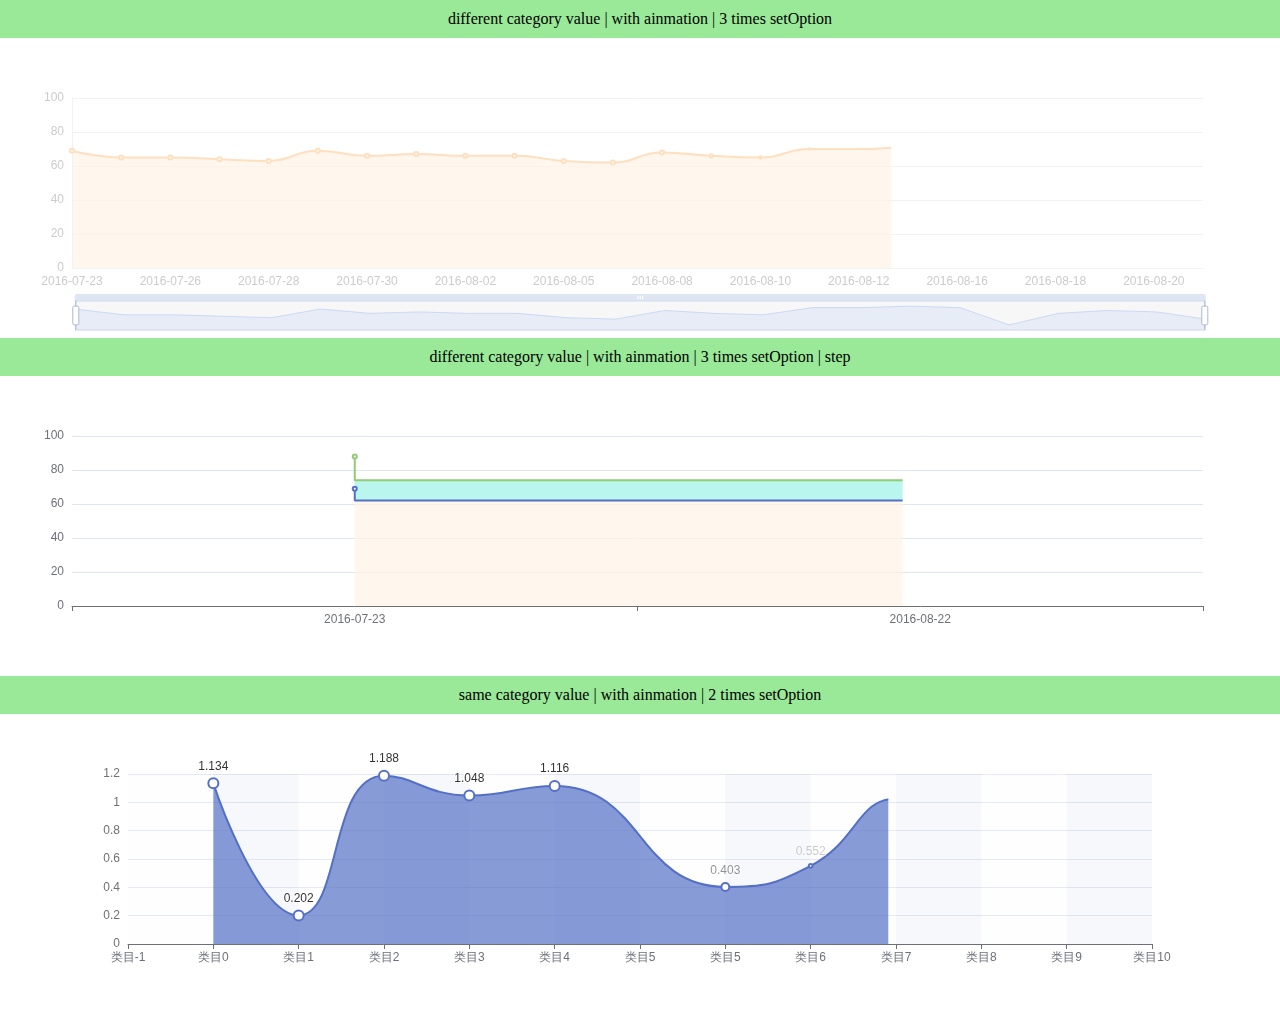
<file: incubator-echarts-5.0.0-rc.3/test/areaLineUpdate.html>
<!--
Licensed to the Apache Software Foundation (ASF) under one
or more contributor license agreements.  See the NOTICE file
distributed with this work for additional information
regarding copyright ownership.  The ASF licenses this file
to you under the Apache License, Version 2.0 (the
"License"); you may not use this file except in compliance
with the License.  You may obtain a copy of the License at

   http://www.apache.org/licenses/LICENSE-2.0

Unless required by applicable law or agreed to in writing,
software distributed under the License is distributed on an
"AS IS" BASIS, WITHOUT WARRANTIES OR CONDITIONS OF ANY
KIND, either express or implied.  See the License for the
specific language governing permissions and limitations
under the License.
-->

<html>
    <head>
        <meta charset="utf-8">
        <meta name="viewport" content="width=device-width, initial-scale=1" />
        <script src="lib/esl.js"></script>
        <script src="lib/config.js"></script>
        <script src="lib/facePrint.js"></script>
    </head>
    <body>
        <style>
            html, body, .main {
                padding: 0;
                margin: 0;
                width: 100%;
                height: 300px;
            }
            .label {
                background: rgba(00, 200, 00, 0.4);
                padding: 10px;
                text-align: center;
            }
        </style>
        <div class="label">different category value | with ainmation | 3 times setOption</div>
        <div class="main" id="main0"></div>
        <div class="label">different category value | with ainmation | 3 times setOption | step</div>
        <div class="main" id="main1"></div>
        <div class="label">same category value | with ainmation | 2 times setOption</div>
        <div class="main" id="main2"></div>











        <!-- ==================== -->
        <!-- Test Case 1 -->



        <script>
            var option0 = {"tooltip":{"trigger":"axis","enterable":true,"padding":[10],"showDelay":100,"hideDelay":100,"z":0,"axisPointer":{"lineStyle":{"color":"#999"}},"textStyle":{"color":"#333"},"borderColor":"#ececec","borderWidth":1,"backgroundColor":"rgb(255,255,255)","extraCssText":"width: 200px;height: 80px;border-radius: 3px;z-index: 100;"},"grid":{"left":72,"right":77},"xAxis":{"type":"category","boundaryGap":false,"axisLine":{"show":true,"lineStyle":{"color":"#f2f2f2","width":1}},"z":0,"axisTick":false,"splitLine":{"show":false},"axisLabel":{"textStyle":{"color":"#ccc"}},"data":
            ["2016-07-23","2016-07-25","2016-07-26","2016-07-27","2016-07-28","2016-07-29","2016-07-30","2016-08-01","2016-08-02","2016-08-03","2016-08-05","2016-08-06","2016-08-08","2016-08-09","2016-08-10","2016-08-11","2016-08-12","2016-08-15","2016-08-16","2016-08-17","2016-08-18","2016-08-19","2016-08-20","2016-08-22"]
            },"yAxis":{"type":"value","z":0,"min":0,"max":100,"interval":20,"positon":"right","boundaryGap":false,"axisLine":{"show":true,"lineStyle":{"color":"#f2f2f2","width":1}},"axisTick":false,"splitLine":{"lineStyle":{"color":"#f2f2f2"}},"axisLabel":{"textStyle":{"color":"#ccc"}}},"dataZoom":[{"show":false},{"show":true,"z":0,"type":"slider","fillerColor":"rgba(230,230,230,.3)","dataBackground":{"areaStyle":{"color":"rgb(210,210,210)"}}}],"series":[{"type":"line","smooth":true,"symbol":"emptyCircle","itemStyle":{"normal":{"color":"rgb(255, 223, 190)"}},"z":0,"areaStyle":{"normal":{"color":"rgb(255, 242, 230)"}},"showAllSymbol":true,"data":
            ["69","65","65","64","63","69","66","67","66","66","63","62","68","66","65","70","70","71","70","58","66","68","67","62"]
            }]}

            var option1 = {"tooltip":{"trigger":"axis","enterable":true,"padding":[10],"showDelay":100,"hideDelay":100,"z":0,"axisPointer":{"lineStyle":{"color":"#999"}},"textStyle":{"color":"#333"},"borderColor":"#ececec","borderWidth":1,"backgroundColor":"rgb(255,255,255)","extraCssText":"width: 200px;height: 80px;border-radius: 3px;z-index: 100;"},"grid":{"left":72,"right":77},"xAxis":{"type":"category","boundaryGap":false,"axisLine":{"show":true,"lineStyle":{"color":"#f2f2f2","width":1}},"z":0,"axisTick":false,"splitLine":{"show":false},"axisLabel":{"textStyle":{"color":"#ccc"}},"data":
            ["2016-05-24","2016-05-25","2016-05-26","2016-05-27","2016-05-30","2016-06-01","2016-06-02","2016-06-03","2016-06-06","2016-06-13","2016-06-14","2016-06-15","2016-06-16","2016-06-17","2016-06-23","2016-06-24","2016-06-27","2016-06-28","2016-06-29","2016-06-30","2016-07-01","2016-07-04","2016-07-05","2016-07-06","2016-07-07","2016-07-11","2016-07-13","2016-07-14","2016-07-15","2016-07-18","2016-07-20","2016-07-21","2016-07-22","2016-07-23","2016-07-25","2016-07-26","2016-07-27","2016-07-28","2016-07-29","2016-07-30","2016-08-01","2016-08-02","2016-08-03","2016-08-05","2016-08-06","2016-08-08","2016-08-09","2016-08-10","2016-08-11","2016-08-12","2016-08-15","2016-08-16","2016-08-17","2016-08-18","2016-08-19","2016-08-20","2016-08-22"]
            },"yAxis":{"type":"value","z":0,"min":0,"max":100,"interval":20,"positon":"right","boundaryGap":false,"axisLine":{"show":true,"lineStyle":{"color":"#f2f2f2","width":1}},"axisTick":false,"splitLine":{"lineStyle":{"color":"#f2f2f2"}},"axisLabel":{"textStyle":{"color":"#ccc"}}},"dataZoom":[{"show":false},{"show":true,"z":0,"type":"slider","fillerColor":"rgba(230,230,230,.3)","dataBackground":{"areaStyle":{"color":"rgb(210,210,210)"}}}],"series":[{"type":"line","smooth":true,"symbol":"emptyCircle","itemStyle":{"normal":{"color":"rgb(255, 223, 190)"}},"z":0,"areaStyle":{"normal":{"color":"rgb(255, 242, 230)"}},"showAllSymbol":true,"data":
            ["66","66","61","59","59","57","61","63","61","65","65","65","66","70","60","62","66","66","66","70","64","66","68","69","71","67","69","71","68","69","68","69","67","69","65","65","64","63","69","66","67","66","66","63","62","68","66","65","70","70","71","70","58","66","68","67","62"]
            }]}

            var option2 = {"tooltip":{"trigger":"axis","enterable":true,"padding":[10],"showDelay":100,"hideDelay":100,"z":0,"axisPointer":{"lineStyle":{"color":"#999"}},"textStyle":{"color":"#333"},"borderColor":"#ececec","borderWidth":1,"backgroundColor":"rgb(255,255,255)","extraCssText":"width: 200px;height: 80px;border-radius: 3px;z-index: 100;"},"grid":{"left":72,"right":77},"xAxis":{"type":"category","boundaryGap":false,"axisLine":{"show":true,"lineStyle":{"color":"#f2f2f2","width":1}},"z":0,"axisTick":false,"splitLine":{"show":false},"axisLabel":{"textStyle":{"color":"#ccc"}},"data":
            ["2016-02-24","2016-02-25","2016-02-26","2016-02-29","2016-03-01","2016-03-02","2016-03-03","2016-03-04","2016-03-07","2016-03-08","2016-03-09","2016-03-10","2016-03-11","2016-03-15","2016-03-16","2016-03-17","2016-03-18","2016-03-21","2016-03-22","2016-03-23","2016-03-24","2016-03-25","2016-03-28","2016-03-29","2016-03-30","2016-03-31","2016-04-01","2016-04-06","2016-04-07","2016-04-08","2016-04-11","2016-04-12","2016-04-13","2016-04-14","2016-04-18","2016-04-20","2016-04-21","2016-04-22","2016-04-26","2016-04-27","2016-04-28","2016-05-05","2016-05-06","2016-05-09","2016-05-10","2016-05-12","2016-05-13","2016-05-16","2016-05-17","2016-05-19","2016-05-20","2016-05-24","2016-05-25","2016-05-26","2016-05-27","2016-05-30","2016-06-01","2016-06-02","2016-06-03","2016-06-06","2016-06-13","2016-06-14","2016-06-15","2016-06-16","2016-06-17","2016-06-23","2016-06-24","2016-06-27","2016-06-28","2016-06-29","2016-06-30","2016-07-01","2016-07-04","2016-07-05","2016-07-06","2016-07-07","2016-07-11","2016-07-13","2016-07-14","2016-07-15","2016-07-18","2016-07-20","2016-07-21","2016-07-22","2016-07-23","2016-07-25","2016-07-26","2016-07-27","2016-07-28","2016-07-29","2016-07-30","2016-08-01","2016-08-02","2016-08-03","2016-08-05","2016-08-06","2016-08-08","2016-08-09","2016-08-10","2016-08-11","2016-08-12","2016-08-15","2016-08-16","2016-08-17","2016-08-18","2016-08-19","2016-08-20","2016-08-22"]
            },"yAxis":{"type":"value","z":0,"min":0,"max":100,"interval":20,"positon":"right","boundaryGap":false,"axisLine":{"show":true,"lineStyle":{"color":"#f2f2f2","width":1}},"axisTick":false,"splitLine":{"lineStyle":{"color":"#f2f2f2"}},"axisLabel":{"textStyle":{"color":"#ccc"}}},"dataZoom":[{"show":false},{"show":true,"z":0,"type":"slider","fillerColor":"rgba(230,230,230,.3)","dataBackground":{"areaStyle":{"color":"rgb(210,210,210)"}}}],"series":[{"type":"line","smooth":true,"symbol":"emptyCircle","itemStyle":{"normal":{"color":"rgb(255, 223, 190)"}},"z":0,"areaStyle":{"normal":{"color":"rgb(255, 242, 230)"}},"showAllSymbol":true,"data":
            ["61","57","62","65","65","67","65","68","68","65","67","69","66","67","66","70","67","72","73","73","71","69","72","73","72","74","77","75","74","74","68","70","69","70","70","72","74","71","71","70","72","74","76","72","76","73","67","60","59","64","64","66","66","61","59","59","57","61","63","61","65","65","65","66","70","60","62","66","66","66","70","64","66","68","69","71","67","69","71","68","69","68","69","67","69","65","65","64","63","69","66","67","66","66","63","62","68","66","65","70","70","71","70","58","66","68","67","62"]
            }]}

            require([
                'echarts'
                // 'echarts/chart/line',
                // 'echarts/component/legend',
                // 'echarts/component/grid',
                // 'echarts/component/tooltip',
                // 'echarts/component/dataZoom'
            ], function (echarts) {

                var main = document.getElementById('main0');
                if (!main) {
                    return;
                }
                var chart = echarts.init(main);

                chart.setOption(option0);

                setTimeout(() => {
                    chart.setOption(option1);

                    setTimeout(() => {
                        chart.setOption(option2);
                    }, 2000)

                }, 2000)
            })

        </script>
















        <!-- ==================== -->
        <!-- Test Case 2 -->





        <script>

            require([
                'echarts'
                // 'echarts/chart/line',
                // 'echarts/component/legend',
                // 'echarts/component/grid',
                // 'echarts/component/tooltip',
                // 'echarts/component/dataZoom'
            ], function (echarts) {

                var main = document.getElementById('main1');
                if (!main) {
                    return;
                }
                var chart = echarts.init(main);

                var option = {
                    "grid": {
                        "left": 72,
                        "right": 77
                    },
                    "xAxis": {
                        "type": "category",
                        "data": ["2016-07-23","2016-08-22"]
                    },
                    "yAxis": {
                        "type": "value"
                    },
                    "series": [
                        {
                            "type": "line",
                            // step: true,
                            "areaStyle": {
                                "normal": {
                                    "color": "rgb(255, 242, 230)"
                                }
                            },
                            step: true,
                            stack: 'a',
                            "showAllSymbol": true,
                            "data": ["69","62"]
                        },
                        {
                            "type": "line",
                            step: true,
                            "areaStyle": {
                                "normal": {
                                    "color": "rgb(155, 242, 230)"
                                }
                            },
                            stack: 'a',
                            "showAllSymbol": true,
                            "data": ["19","12"]
                        }
                    ]
                };

                var option1 = {
                    xAxis: {data: ["2016-05-24","2016-07-23","2016-08-22"]},
                    series: [{
                        data: ["66","67","62"]
                    }, {
                        data: ["26","27","22"]
                    }]
                };

                var option2 = {
                    xAxis: {data: ["2016-02-24","2016-05-24","2016-07-23","2016-08-22"]},
                    series: [
                        {data: ["61","57","62","65"]},
                        {data: ["31","37","32","35"]}
                    ]
                };


                chart.setOption(option);

                setTimeout(function () {
                    chart.setOption(option1);

                    setTimeout(function () {
                        chart.setOption(option2);
                    }, 2000)

                }, 2000)

            });


</script>
















        <!-- ==================== -->
        <!-- Test Case 3 -->




        <script>

            require([
                'echarts'
                // 'echarts/chart/line',
                // 'echarts/component/grid',
                // 'echarts/component/tooltip'
            ], function (echarts) {

                var main = document.getElementById('main2');
                if (!main) {
                    return;
                }
                var chart = echarts.init(main);

                var xAxisData = [];
                var data1 = [];
                var data2 = [];
                var data3 = [];
                var data4 = [];

                xAxisData.push('类目' + -1);
                data1.push('-');
                data2.push('-');
                data3.push('-');
                data4.push('-');

                for (var i = 0; i < 5; i++) {
                    xAxisData.push('类目' + i);
                    data1.push((-Math.random() - 0.2).toFixed(3));
                    data2.push((Math.random() + 0.3).toFixed(3));
                    data3.push((Math.random() + 0.2).toFixed(3));
                    data4.push((Math.random() + 0.2).toFixed(3));
                }

                xAxisData.push('类目' + i);
                data1.push('-');
                data2.push('-');
                data3.push('-');
                data4.push('-');

                for (; i < 10; i++) {
                    xAxisData.push('类目' + i);
                    data1.push((-Math.random() - 0.2).toFixed(3));
                    data2.push((Math.random() + 0.3).toFixed(3));
                    data3.push((Math.random() + 0.2).toFixed(3));
                    data4.push((Math.random() + 0.2).toFixed(3));
                }
                xAxisData.push('类目' + i);
                data1.push('-');
                data2.push('-');
                data3.push('-');
                data4.push('-');

                var itemStyle = {
                    normal: {
                        // borderColor: 'white',
                        // borderWidth: 3,
                        // shadowBlur: 10,
                        // shadowOffsetX: 0,
                        // shadowOffsetY: 5,
                        // shadowColor: 'rgba(0, 0, 0, 0.4)',
                        lineStyle: {
                            width: 2
                            // shadowBlur: 10,
                            // shadowOffsetX: 0,
                            // shadowOffsetY: 5,
                            // shadowColor: 'rgba(0, 0, 0, 0.4)'
                        },
                        areaStyle: {
                        }
                    }
                };

                chart.setOption({
                    legend: {
                        data: ['line', 'line2', 'line3']
                    },
                    tooltip: {
                        trigger: 'axis',
                        position: function (point) {
                            return [point[0], '10%'];
                        },
                        axisPointer: {
                            type: 'line'
                        }
                    },
                    xAxis: {
                        // data: ['类目1', '类目2', '类目3', '类目4', '类目5',]
                        data: xAxisData,
                        boundaryGap: false,
                        // inverse: true,
                        splitArea: {
                            show: true
                        }
                    },
                    yAxis: {
                    },
                    series: [{
                        id: 'aaa',
                        name: 'line33333',
                        type: 'line',
                        stack: 'all',
                        symbolSize: 10,
                        data: data3,
                        itemStyle: itemStyle,
                        label: {
                            normal: {
                                show: true
                            }
                        },
                        connectNulls: true,
                        smooth: true
                    }]
                });

                setTimeout(function () {
                    chart.setOption({
                        series: [
                            {
                                id: 'aaa',
                                name: 'xxxxxxxxxxxxxxxx',
                                data: data4,
                            }
                        ]
                    });
                }, 1000);

            })

        </script>













    </body>
</html>
</file>
<file: style.css>
/*hr {
    border: none;
    border-top: 3px #b3e6ff;
    color: #b3e6ff;
    overflow: visible;
    text-align: center;
    height: 5px;
}*/

.flex-container {
    display: flex;
}

.flex-child {
    flex: 1;
}  

.flex-child:first-child {
    margin-right: 20px;
} 


hr.hr-style-one {
    border: 0;
    height: 1px;
    background: #333;
    background-image: linear-gradient(to right, #ccc, #1abc9c, #ccc);
}


/*.circular-sb {
  width: 250px;
  border: 5px solid #00bfb6;
  padding: 80px 0px;
  margin: 30px auto;
  border-radius: 50%;
  text-align: center;
  font-size: 24px;
  font-weight: 900;
  font-family: arial;
  position: relative;
  color: #00bfb6;
}*/

/*p {
    // layout
    position: relative;
    max-width: 30em;
    
    // looks
    background-color: #fff;
    padding: 1.125em 1.5em;
    font-size: 1.25em;
    border-radius: 1rem;
  box-shadow:   0 0.125rem 0.5rem rgba(0, 0, 0, .3), 0 0.0625rem 0.125rem rgba(0, 0, 0, .2);
}

p::before {
    // layout
    content: '';
    position: absolute;
    width: 0;
    height: 0;
    bottom: 100%;
    left: 1.5em; // offset should move with padding of parent
    border: .75rem solid transparent;
    border-top: none;

    // looks
    border-bottom-color: #fff;
    filter: drop-shadow(0 -0.0625rem 0.0625rem rgba(0, 0, 0, .1));
}*/

/* Reduces space between header and buttons. */
header{display:block}
    p{margin:0;padding:0}
/* Using buttons instead to hold the keywords and select the graph of interest. */
      .btn {
        /* default for <button>, but useful for <a> */
        display: inline-block;
        text-align: center;
        text-decoration: none;

        /* create a small space when buttons wrap on 2 lines */
        margin: 2px 0;

        /* invisible border (will be colored on hover/focus) */
        border: solid 1px transparent;
        border-radius: 4px;

        /* size comes from text & padding (no width/height) */
        padding: 0.5em 1em;

        /* make sure colors have enough contrast! */
        color: #f3f3f3;/*#ffffff;*/
        background-color: #9555af;
      }
      button {
        font-size: 16px;
        width: 100%;
        height: 35px;
        box-shadow: 0px 0px 0px transparent;
      }

      @mixin button-reset {
        padding: 0;
        border: none;
        font: inherit;
        color: inherit;
        background-color: transparent;
        cursor: pointer;
      }
      .my-custom-button {
        @include button-reset;
        padding: 10px;
       /* background-color: skyblue;*/
      }

 
.box3 {
  width: 100px;
  margin: 10px auto;
  border-radius: 15px;
  background: #00bfb6;
  color: #7070db;
  padding: 20px;
  text-align: center;
  font-weight: 900;
  font-family: arial;
  position: relative;
}

/* speech bubble 13 */
.sb13:before {
  content: "";
  width: 0px;
  height: 0px;
  position: absolute;
  border-left: 15px solid #7070db;
  border-right: 15px solid transparent;
  border-top: 10px solid #7070db;
  border-bottom: 15px solid transparent;
  right: -16px;
  top: 0px;
}


/* speech bubble 14 */
.sb14:before {
  content: "";
  width: 0px;
  height: 0px;
  position: absolute;
  border-left: 15px solid transparent;
  border-right: 15px solid #00bfb6;
  border-top: 15px solid #00bfb6;
  border-bottom: 15px solid transparent;
  left: -16px;
  top: 0px;
}


/*hr:after {
    background: #fff;s
    content: '§';
    padding: 0 4px;
    position: relative;
    top: -13px;
}*/

/* header styling. */
.header {
  padding: 20px;
  text-align: center;
  background: #1abc9c;
  color: white;
  font-size: 30px;
}


/* Table styling. */

.styled-table {
    border-collapse: collapse;
    margin: 25px 0;
    font-size: 0.9em;
    font-family: sans-serif;
    min-width: 250px;
    box-shadow: 0 0 20px rgba(0, 0, 0, 0.15);
}

.styled-table thead tr {
    background-color: #7070db; /*#009879;*/
    color: #ffffff;
    text-align: left;
}

.styled-table th,
.styled-table td {
    padding: 12px 15px;
}

.styled-table tbody tr {
    border-bottom: 1px solid #dddddd;
    
}

.styled-table tbody tr:nth-of-type(even) {
    background-color: #f3f3f3;
}

.styled-table tbody tr:last-of-type {
    border-bottom: 2px solid #7070db;
}

.styled-table tbody tr.active-row {
    font-weight: bold;
    color:#7070db;
}



/* Style for description pane. */
</file>
<file: incubator-echarts-5.0.0-rc.3/test/lib/caseFrame.css>
/*
* Licensed to the Apache Software Foundation (ASF) under one
* or more contributor license agreements.  See the NOTICE file
* distributed with this work for additional information
* regarding copyright ownership.  The ASF licenses this file
* to you under the Apache License, Version 2.0 (the
* "License"); you may not use this file except in compliance
* with the License.  You may obtain a copy of the License at
*
*   http://www.apache.org/licenses/LICENSE-2.0
*
* Unless required by applicable law or agreed to in writing,
* software distributed under the License is distributed on an
* "AS IS" BASIS, WITHOUT WARRANTIES OR CONDITIONS OF ANY
* KIND, either express or implied.  See the License for the
* specific language governing permissions and limitations
* under the License.
*/

.case-frame {
    position: static;
    padding: 0;
    margin: 0;
}
.case-frame .cases-list {
    padding-top: 15px;
    position: absolute;
    left: 0;
    top: 0;
    bottom: 0;
    width: 250px;
    overflow: auto;
    font-size: 13px;
}
.case-frame .cases-list ul {
    padding-left: 32px;
    margin-top: 170px;
    list-style-type: decimal;
}
.case-frame .info-panel {
    position: fixed;
    padding: 10px 20px;
    top: 0;
    left: 0;
    width: 195px;
    background: #fff;
    border-bottom: 1px solid #ccc;
}
.case-frame .info-panel .current {
    height: 24px;
    line-height: 24px;
    white-space: nowrap;
    text-decoration: underline;
}
.case-frame .info-panel .renderer-selector {
    margin: 10px;
}
.case-frame .info-panel .list-filter {
    margin: 10px 0;
}
.case-frame .page-content {
    margin-left: 255px;
    height: 100%;
    padding: 0;
    position: relative;
    border-left: 1px solid #333;
}
.case-frame .page-content iframe {
    padding: 0;
    margin: 0;
    border-width: 0;
    overflow: visible;
    visibility: visible;
    position: absolute;
    left: 0;
    top: 0;
    width: 100%;
    height: 100%;
}
</file>
